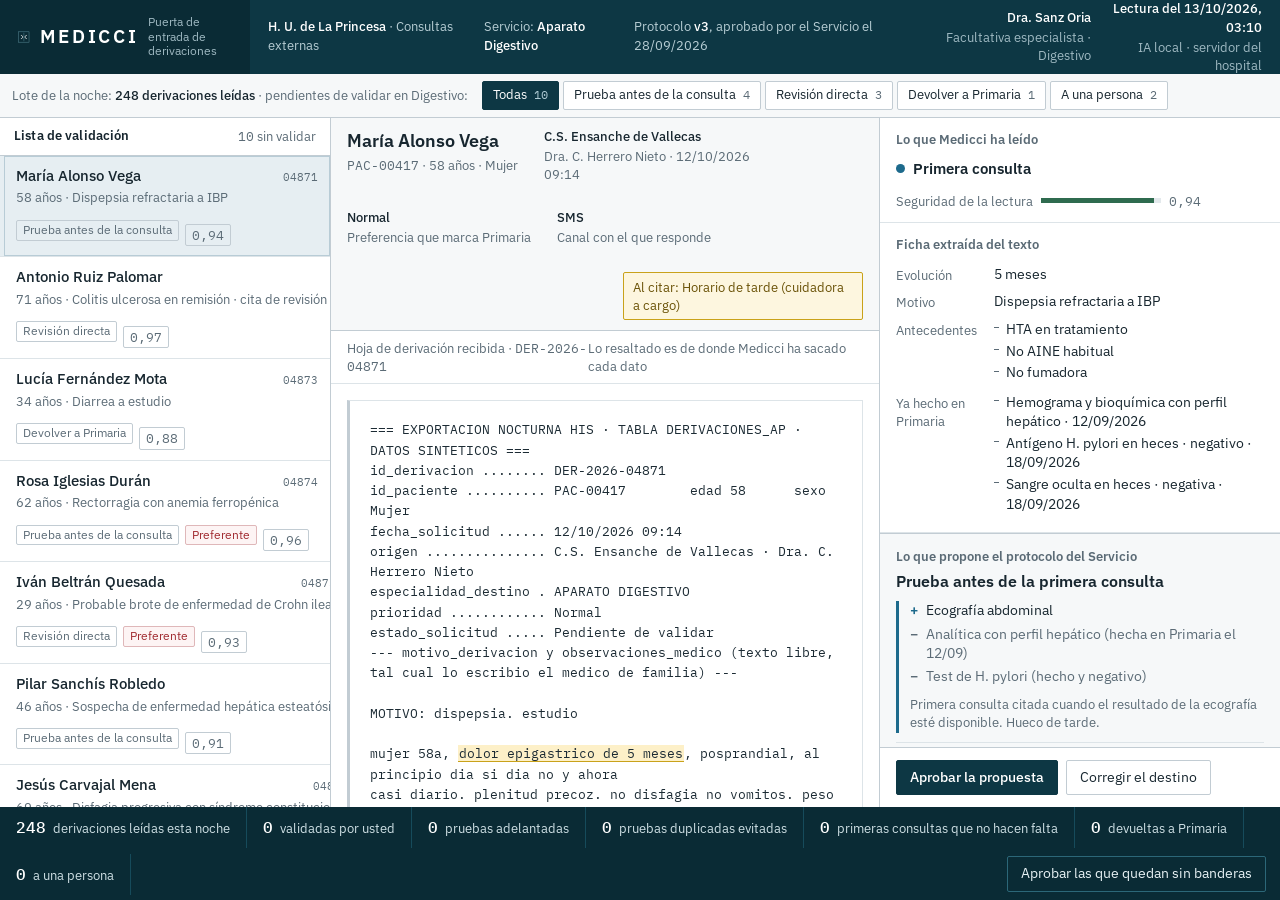
<file: demo/web/index.html>
<!doctype html>
<html lang="es">
<head>
<meta charset="utf-8">
<meta name="viewport" content="width=device-width, initial-scale=1">
<title>Medicci · Validación de derivaciones</title>
<link rel="preconnect" href="https://fonts.googleapis.com">
<link rel="preconnect" href="https://fonts.gstatic.com" crossorigin>
<link href="https://fonts.googleapis.com/css2?family=IBM+Plex+Sans:wght@400;500;600&family=IBM+Plex+Mono:wght@400;500&display=swap" rel="stylesheet">
<style>
:root{
  --papel:#e8ecef;
  --panel:#fff;
  --panel-2:#f6f8f9;
  --linea:#c2ccd3;
  --linea-fina:#dde4e8;
  --tinta:#17262f;
  --tinta-2:#5b6b76;
  --chrome:#0d3744;
  --chrome-2:#0a2b35;
  --foco:#1d6a8c;
  --prueba:#1d6a8c;
  --revision:#2f6b4f;
  --devolver:#8a5b14;
  --persona:#a02a30;
  --marca:#fdf0c8;
  --marca-borde:#c9a21a;
}
*{box-sizing:border-box}
html,body{height:100%}
body{
  margin:0;
  background:var(--papel);
  color:var(--tinta);
  font:15px/1.45 "IBM Plex Sans",system-ui,sans-serif;
  -webkit-font-smoothing:antialiased;
}
.mono{font-family:"IBM Plex Mono",ui-monospace,monospace}
button{font:inherit;color:inherit}
:focus-visible{outline:2px solid var(--foco);outline-offset:2px}

/* ---------- estructura ---------- */
.app{display:grid;grid-template-rows:auto auto 1fr auto;height:100vh}
.cuerpo{display:grid;grid-template-columns:330px minmax(0,1fr) 400px;min-height:0;background:var(--linea);gap:1px}
.col{background:var(--panel);min-height:0;display:flex;flex-direction:column}

/* ---------- barra del hospital ---------- */
.chrome{background:var(--chrome);color:#dfeaee;display:flex;align-items:stretch;gap:0}
.chrome .marca{display:flex;align-items:center;gap:10px;padding:10px 18px;background:var(--chrome-2)}
.chrome .marca b{font-size:19px;letter-spacing:.14em;font-weight:600;color:#fff}
.chrome .marca span{font-size:11.5px;color:#9fb9c2;max-width:13ch;line-height:1.25}
.chrome .sitio{display:flex;align-items:center;gap:22px;padding:0 18px;font-size:13px;color:#b7cdd4}
.chrome .sitio strong{color:#fff;font-weight:500}
.chrome .sesion{margin-left:auto;display:flex;align-items:center;gap:18px;padding:0 18px;font-size:12.5px;color:#9fb9c2;text-align:right}
.chrome .sesion b{display:block;color:#fff;font-weight:500;font-size:13px}

/* ---------- filtros ---------- */
.filtros{background:var(--panel-2);border-bottom:1px solid var(--linea);display:flex;align-items:center;gap:4px;padding:7px 12px;overflow-x:auto}
.filtros .lote{font-size:12.5px;color:var(--tinta-2);margin-right:10px;white-space:nowrap}
.filtros .lote b{color:var(--tinta);font-weight:500}
.f{border:1px solid var(--linea);background:var(--panel);border-radius:2px;padding:4px 10px;font-size:13px;cursor:pointer;white-space:nowrap;display:flex;gap:7px;align-items:baseline}
.f:hover{border-color:var(--foco)}
.f[aria-pressed="true"]{background:var(--chrome);border-color:var(--chrome);color:#fff}
.f .n{font-family:"IBM Plex Mono",monospace;font-size:12px;color:var(--tinta-2)}
.f[aria-pressed="true"] .n{color:#aecad3}

/* ---------- lista de trabajo ---------- */
.cab{padding:9px 14px;border-bottom:1px solid var(--linea);font-size:12.5px;color:var(--tinta-2);display:flex;justify-content:space-between;align-items:center;background:var(--panel)}
.cab h2{margin:0;font-size:13px;font-weight:600;color:var(--tinta);letter-spacing:.01em}
.lista{overflow-y:auto;flex:1;min-height:0}
.item{display:grid;grid-template-columns:4px 1fr;width:100%;border:0;border-bottom:1px solid var(--linea-fina);background:var(--panel);text-align:left;padding:0;cursor:pointer}
.item .barra{background:var(--linea)}
.item.r-prueba .barra{background:var(--prueba)}
.item.r-revision .barra{background:var(--revision)}
.item.r-devolver .barra{background:var(--devolver)}
.item.r-persona .barra{background:var(--persona)}
.item .txt{padding:9px 12px 10px}
.item:hover{background:#f2f6f8}
.item[aria-current="true"]{background:#e6eef2}
.item[aria-current="true"] .txt{box-shadow:inset 0 0 0 1px #b8ccd6}
.item .l1{display:flex;justify-content:space-between;gap:8px;align-items:baseline}
.item .nom{font-weight:500}
.item .id{font-size:11px;color:var(--tinta-2);font-family:"IBM Plex Mono",monospace}
.item .l2{font-size:12.5px;color:var(--tinta-2);margin-top:2px;overflow:hidden;text-overflow:ellipsis;white-space:nowrap}
.item .l3{margin-top:6px;display:flex;gap:6px;align-items:center;flex-wrap:wrap}
.pill{font-size:11.5px;padding:1px 6px;border:1px solid var(--linea);border-radius:2px;color:var(--tinta-2)}
.pill.pref{color:var(--persona);border-color:#dfb7b9;background:#fdf4f4}
.pill.conf{font-family:"IBM Plex Mono",monospace}
.pill.conf.baja{color:var(--persona);border-color:#dfb7b9}
.visto{font-size:11.5px;color:var(--revision);font-weight:500}
.item.hecho .txt{opacity:.55}

/* ---------- cintillo del paciente ---------- */
.cintillo{border-bottom:1px solid var(--linea);background:var(--panel-2);padding:10px 16px;display:flex;gap:26px;align-items:flex-start;flex-wrap:wrap}
.cintillo .quien h1{margin:0;font-size:18px;font-weight:600}
.cintillo .quien .sub{font-size:12.5px;color:var(--tinta-2);margin-top:2px}
.dato{font-size:12.5px;color:var(--tinta-2);max-width:26ch}
.dato b{display:block;color:var(--tinta);font-weight:500;font-size:13px}
.aviso{margin-left:auto;font-size:12.5px;border:1px solid #c9a21a;background:#fdf6df;color:#6a5207;padding:5px 9px;border-radius:2px;max-width:30ch}

/* ---------- documento ---------- */
.doc-cab{display:flex;justify-content:space-between;align-items:center;padding:8px 16px;border-bottom:1px solid var(--linea-fina);font-size:12.5px;color:var(--tinta-2)}
.doc{overflow-y:auto;flex:1;min-height:0;padding:16px 16px 28px}
.doc pre{margin:0 auto;max-width:78ch;white-space:pre-wrap;font-family:"IBM Plex Mono",monospace;font-size:12.5px;line-height:1.62;color:#1c2b34;background:var(--panel);
  border:1px solid var(--linea-fina);border-left:3px solid var(--linea);padding:18px 20px}
.doc mark{background:var(--marca);box-shadow:0 1px 0 var(--marca-borde);color:inherit;padding:0 1px}
.doc mark.on{background:#ffe9a3;box-shadow:0 0 0 1px var(--marca-borde)}

/* ---------- ficha ---------- */
.ficha{overflow-y:auto;flex:1;min-height:0}
.bloque{border-bottom:1px solid var(--linea-fina);padding:12px 16px}
.bloque h3{margin:0 0 8px;font-size:12.5px;font-weight:600;color:var(--tinta-2)}
.campo{display:grid;grid-template-columns:11ch 1fr;gap:10px;padding:4px 6px;margin:0 -6px;border-radius:2px;font-size:13.5px}
.campo:hover,.campo.on{background:#fdf6df}
.campo-libre{padding:2px 6px;margin:0 -6px;border-radius:2px;cursor:default}
.campo-libre:hover,.campo-libre.on{background:#fdf6df}
.campo dt{color:var(--tinta-2);font-size:12.5px;padding-top:1px}
.campo dd{margin:0}
.campo ul{margin:0;padding:0;list-style:none}
.campo li{position:relative;padding-left:12px;margin-bottom:2px}
.campo li::before{content:"";position:absolute;left:0;top:.55em;width:5px;height:1px;background:var(--tinta-2)}
dl{margin:0}
.tipo{display:inline-flex;align-items:center;gap:8px;font-size:15px;font-weight:600}
.tipo i{width:9px;height:9px;border-radius:50%;background:var(--linea);font-style:normal}
.r-prueba .tipo i{background:var(--prueba)} .r-revision .tipo i{background:var(--revision)}
.r-devolver .tipo i{background:var(--devolver)} .r-persona .tipo i{background:var(--persona)}
.alarma{color:var(--persona)}
.falta{color:var(--devolver)}
.conf{display:flex;align-items:center;gap:8px;font-size:12.5px;color:var(--tinta-2);margin-top:10px}
.conf .pista{flex:1;height:5px;background:#e3e9ec;position:relative;max-width:120px}
.conf .pista span{position:absolute;inset:0 auto 0 0;background:var(--revision)}
.conf.baja .pista span{background:var(--persona)}

/* ---------- propuesta ---------- */
.prop{background:var(--panel-2);border-top:1px solid var(--linea);padding:13px 16px}
.prop h3{margin:0 0 6px;font-size:12.5px;font-weight:600;color:var(--tinta-2)}
.prop .que{font-size:15.5px;font-weight:600;line-height:1.3}
.prop .lin{border-left:3px solid var(--linea);padding-left:11px;margin-top:10px}
.r-prueba .prop .lin{border-color:var(--prueba)} .r-revision .prop .lin{border-color:var(--revision)}
.r-devolver .prop .lin{border-color:var(--devolver)} .r-persona .prop .lin{border-color:var(--persona)}
.prop ul{margin:4px 0 0;padding:0;list-style:none;font-size:13.5px}
.prop li{padding-left:16px;position:relative;margin-bottom:3px}
.prop li.si::before{content:"+";position:absolute;left:0;color:var(--prueba);font-weight:600}
.prop li.no::before{content:"−";position:absolute;left:0;color:var(--tinta-2);font-weight:600}
.prop .no span{color:var(--tinta-2)}
.prop .nota{font-size:13px;color:var(--tinta-2);margin-top:9px}
.prop .fuente{font-size:12px;color:var(--tinta-2);margin-top:9px;padding-top:8px;border-top:1px solid var(--linea-fina)}
.acciones{display:flex;gap:8px;padding:12px 16px;border-top:1px solid var(--linea);background:var(--panel);flex-wrap:wrap}
.btn{border:1px solid var(--linea);background:var(--panel);padding:7px 13px;border-radius:2px;cursor:pointer;font-size:13.5px}
.btn:hover{border-color:var(--foco)}
.btn.pri{background:var(--chrome);border-color:var(--chrome);color:#fff;font-weight:500}
.btn.pri:hover{background:#0f4454}
.btn[disabled]{opacity:.45;cursor:default}
.hechoaviso{padding:10px 16px;font-size:13px;color:var(--revision);background:#f1f7f3;border-top:1px solid var(--linea)}
.correccion{padding:0 16px 12px;font-size:13.5px}
.correccion[hidden]{display:none}
.correccion p{margin:0 0 6px;color:var(--tinta-2);font-size:12.5px}

/* ---------- pie ---------- */
.pie{background:var(--chrome-2);color:#cfe0e5;display:flex;align-items:center;gap:0;flex-wrap:wrap}
.pie .c{padding:9px 16px;font-size:12.5px;border-right:1px solid #164b5b;white-space:nowrap}
.pie .c b{font-family:"IBM Plex Mono",monospace;font-size:16px;color:#fff;font-weight:500;margin-right:7px}
.pie .todo{margin-left:auto;padding:8px 14px}
.pie .todo .btn{background:transparent;border-color:#2c6778;color:#e7f1f4}
.pie .todo .btn:hover{background:#13495a}

@media (max-width:1180px){
  .cuerpo{grid-template-columns:260px minmax(0,1fr) 340px}
}
@media (max-width:900px){
  .app{height:auto;grid-template-rows:none}
  .cuerpo{grid-template-columns:1fr}
  .col{max-height:none}
  .lista{max-height:40vh}
  .chrome{flex-wrap:wrap}
  .chrome .sesion{margin-left:0}
}
@media (prefers-reduced-motion:no-preference){
  .item,.btn{transition:background-color .12s ease,border-color .12s ease}
}
</style>
</head>
<body>
<div class="app">

  <header class="chrome">
    <div class="marca">
      <svg width="26" height="26" viewBox="0 0 26 26" aria-hidden="true">
        <rect x="1.5" y="1.5" width="23" height="23" fill="none" stroke="#5f93a1"/>
        <path d="M13 3.5v19" stroke="#5f93a1"/>
        <path d="M6.5 9.5c2.6 0 3.6 1.4 3.6 3.5s-1 3.5-3.6 3.5" fill="none" stroke="#fff" stroke-width="1.6"/>
        <path d="M19.5 9.5c-2.6 0-3.6 1.4-3.6 3.5s1 3.5 3.6 3.5" fill="none" stroke="#fff" stroke-width="1.6"/>
      </svg>
      <b>MEDICCI</b>
      <span>Puerta de entrada de derivaciones</span>
    </div>
    <div class="sitio">
      <span><strong>H. U. de La Princesa</strong> · Consultas externas</span>
      <span>Servicio: <strong>Aparato Digestivo</strong></span>
      <span>Protocolo <strong>v3</strong>, aprobado por el Servicio el 28/09/2026</span>
    </div>
    <div class="sesion">
      <span><b>Dra. Sanz Oria</b>Facultativa especialista · Digestivo</span>
      <span><b>Lectura del 13/10/2026, 03:10</b>IA local · servidor del hospital</span>
    </div>
  </header>

  <nav class="filtros" aria-label="Filtrar la lista por lo que propone Medicci">
    <span class="lote">Lote de la noche: <b>248 derivaciones leídas</b> · pendientes de validar en Digestivo:</span>
    <button class="f" data-filtro="todas" aria-pressed="true">Todas <span class="n" data-cuenta="todas"></span></button>
    <button class="f" data-filtro="prueba" aria-pressed="false">Prueba antes de la consulta <span class="n" data-cuenta="prueba"></span></button>
    <button class="f" data-filtro="revision" aria-pressed="false">Revisión directa <span class="n" data-cuenta="revision"></span></button>
    <button class="f" data-filtro="devolver" aria-pressed="false">Devolver a Primaria <span class="n" data-cuenta="devolver"></span></button>
    <button class="f" data-filtro="persona" aria-pressed="false">A una persona <span class="n" data-cuenta="persona"></span></button>
  </nav>

  <div class="cuerpo">

    <section class="col" aria-label="Derivaciones del lote">
      <div class="cab">
        <h2>Lista de validación</h2>
        <span><span class="mono" id="restantes">0</span> sin validar</span>
      </div>
      <div class="lista" id="lista" role="listbox" aria-label="Derivaciones"></div>
    </section>

    <section class="col" aria-label="Derivación tal como la escribió Primaria">
      <div class="cintillo" id="cintillo"></div>
      <div class="doc-cab">
        <span>Hoja de derivación recibida · <span class="mono" id="doc-id"></span></span>
        <span>Lo resaltado es de donde Medicci ha sacado cada dato</span>
      </div>
      <div class="doc"><pre id="doc"></pre></div>
    </section>

    <section class="col" id="panel" aria-label="Ficha y propuesta">
      <div class="ficha" id="ficha"></div>
      <div id="zona-acciones"></div>
    </section>

  </div>

  <footer class="pie" aria-live="polite">
    <div class="c"><b id="k-leidas">248</b>derivaciones leídas esta noche</div>
    <div class="c"><b id="k-validadas">0</b>validadas por usted</div>
    <div class="c"><b id="k-pruebas">0</b>pruebas adelantadas</div>
    <div class="c"><b id="k-dup">0</b>pruebas duplicadas evitadas</div>
    <div class="c"><b id="k-rev">0</b>primeras consultas que no hacen falta</div>
    <div class="c"><b id="k-dev">0</b>devueltas a Primaria</div>
    <div class="c"><b id="k-per">0</b>a una persona</div>
    <div class="todo"><button class="btn" id="aprobar-resto">Aprobar las que quedan sin banderas</button></div>
  </footer>

</div>

<script src="datos.js"></script>
<script>
const RUTAS = {
  prueba:{nombre:"Prueba antes de la consulta"},
  revision:{nombre:"Revisión directa"},
  devolver:{nombre:"Devolver a Primaria"},
  persona:{nombre:"A una persona"}
};
const esc = s => s.replace(/[&<>"]/g, c => ({"&":"&amp;","<":"&lt;",">":"&gt;",'"':"&quot;"}[c]));
const casos = window.CASOS.map(c => ({...c, estado:"pendiente"}));
let sel = 0, filtro = "todas";

const $ = s => document.querySelector(s);
const visibles = () => casos.filter(c => filtro === "todas" || c.propuesta.ruta === filtro);

/* ---------- lista ---------- */
function pintaLista(){
  const l = $("#lista");
  l.innerHTML = "";
  visibles().forEach(c => {
    const i = casos.indexOf(c);
    const b = document.createElement("button");
    b.className = `item r-${c.propuesta.ruta}` + (c.estado !== "pendiente" ? " hecho" : "");
    b.setAttribute("role","option");
    b.setAttribute("aria-current", i === sel ? "true" : "false");
    const baja = c.ficha.confianza < 0.75;
    b.innerHTML = `<span class="barra"></span><span class="txt">
      <span class="l1"><span class="nom">${esc(c.paciente.nombre)}</span><span class="id">${c.id.slice(-5)}</span></span>
      <span class="l2">${c.paciente.edad} años · ${esc(c.ficha.motivo)}</span>
      <span class="l3">
        <span class="pill">${RUTAS[c.propuesta.ruta].nombre}</span>
        ${c.prioridad_ap === "Preferente" ? '<span class="pill pref">Preferente</span>' : ""}
        <span class="pill conf${baja ? " baja" : ""}">${c.ficha.confianza.toFixed(2).replace(".",",")}</span>
        ${c.estado === "validado" ? '<span class="visto">Validada</span>' : ""}
        ${c.estado === "corregido" ? '<span class="visto">Corregida</span>' : ""}
      </span></span>`;
    b.onclick = () => { sel = i; pinta(); };
    l.appendChild(b);
  });
  $("#restantes").textContent = casos.filter(c => c.estado === "pendiente").length;
  document.querySelectorAll("[data-cuenta]").forEach(el => {
    const f = el.dataset.cuenta;
    el.textContent = f === "todas" ? casos.length : casos.filter(c => c.propuesta.ruta === f).length;
  });
}

/* ---------- documento con la procedencia resaltada ---------- */
function pintaDoc(c){
  let html = esc(c.texto);
  Object.entries(c.evidencia).forEach(([campo, frag]) => {
    const e = esc(frag);
    const p = html.indexOf(e);
    if (p < 0) return;
    html = html.slice(0,p) + `<mark data-campo="${campo}">` + e + "</mark>" + html.slice(p + e.length);
  });
  $("#doc").innerHTML = html;
  $("#doc-id").textContent = c.id;
}

/* ---------- cintillo ---------- */
function pintaCintillo(c){
  const p = c.paciente;
  $("#cintillo").innerHTML = `
    <div class="quien">
      <h1>${esc(p.nombre)}</h1>
      <div class="sub"><span class="mono">${p.nhc}</span> · ${p.edad} años · ${p.sexo}</div>
    </div>
    <div class="dato"><b>${esc(c.centro)}</b>${esc(c.medico)} · ${c.fecha}</div>
    <div class="dato"><b>${c.prioridad_ap}</b>Preferencia que marca Primaria</div>
    <div class="dato"><b>${esc(p.contacto)}</b>Canal con el que responde</div>
    ${p.acc && p.acc !== "—" ? `<div class="aviso">Al citar: ${esc(p.acc)}</div>` : ""}`;
}

/* ---------- ficha ---------- */
function lista(items, clase){
  return `<ul>${items.map(x => `<li class="${clase||""}">${esc(x)}</li>`).join("")}</ul>`;
}
function pintaFicha(c){
  const f = c.ficha, baja = f.confianza < 0.75;
  const campos = [
    ["evolucion","Evolución", esc(f.evolucion)],
    ["motivo","Motivo", esc(f.motivo)],
    ["antecedentes","Antecedentes", f.antecedentes.length ? lista(f.antecedentes) : "<span style='color:var(--tinta-2)'>No constan</span>"],
    ["pruebas_ap","Ya hecho en Primaria", f.pruebas_ap.length ? lista(f.pruebas_ap) : "<span style='color:var(--tinta-2)'>Nada</span>"],
  ];
  if (f.banderas.length) campos.push(["banderas","Datos de alarma", `<span class="alarma">${lista(f.banderas)}</span>`]);
  if (f.faltan.length) campos.push(["faltan","Falta en la hoja", `<span class="falta">${lista(f.faltan)}</span>`]);

  $("#panel").className = `col r-${c.propuesta.ruta}`;
  $("#ficha").innerHTML = `
    <div class="bloque">
      <h3>Lo que Medicci ha leído</h3>
      <div class="tipo campo-libre" data-campo="tipo"><i></i>${esc(f.tipo)}</div>
      <div class="conf${baja ? " baja" : ""}">
        <span>Seguridad de la lectura</span>
        <span class="pista"><span style="width:${Math.round(f.confianza*100)}%"></span></span>
        <span class="mono">${f.confianza.toFixed(2).replace(".",",")}</span>
        ${baja ? "<span>por debajo del umbral del Servicio (0,75)</span>" : ""}
      </div>
    </div>
    <div class="bloque">
      <h3>Ficha extraída del texto</h3>
      <dl>${campos.map(([k,t,v]) => `<div class="campo" data-campo="${k}"><dt>${t}</dt><dd>${v}</dd></div>`).join("")}</dl>
    </div>
    <div class="prop">
      <h3>Lo que propone el protocolo del Servicio</h3>
      <div class="que">${esc(c.propuesta.etiqueta)}</div>
      <div class="lin">
        ${c.propuesta.pruebas.length ? `<ul>${c.propuesta.pruebas.map(x => `<li class="si">${esc(x)}</li>`).join("")}</ul>` : ""}
        ${c.propuesta.evita.length ? `<ul>${c.propuesta.evita.map(x => `<li class="no"><span>${esc(x)}</span></li>`).join("")}</ul>` : ""}
        <div class="nota">${esc(c.propuesta.nota)}</div>
      </div>
      <div class="fuente">${esc(c.propuesta.protocolo)}</div>
    </div>`;

  // la ficha y el texto se señalan entre sí
  document.querySelectorAll(".campo, .campo-libre").forEach(el => {
    const m = () => document.querySelector(`#doc mark[data-campo="${el.dataset.campo}"]`);
    const on = v => { el.classList.toggle("on", v); const x = m(); if (x){ x.classList.toggle("on", v); if (v) x.scrollIntoView({block:"nearest"}); } };
    el.addEventListener("mouseenter", () => on(true));
    el.addEventListener("mouseleave", () => on(false));
    el.tabIndex = 0;
    el.addEventListener("focus", () => on(true));
    el.addEventListener("blur", () => on(false));
  });
}

/* ---------- acciones ---------- */
function pintaAcciones(c){
  const z = $("#zona-acciones");
  if (c.estado !== "pendiente"){
    z.innerHTML = `<div class="hechoaviso">${c.estado === "validado" ? "Validada" : "Corregida"} por la Dra. Sanz Oria. La petición queda firmada y admisión ya puede citar.</div>`;
    return;
  }
  const otras = Object.keys(RUTAS).filter(r => r !== c.propuesta.ruta);
  z.innerHTML = `
    <div class="acciones">
      <button class="btn pri" id="ok">Aprobar la propuesta</button>
      <button class="btn" id="corr">Corregir el destino</button>
    </div>
    <div class="correccion" id="caja-corr" hidden>
      <p>Lo que elija aquí entra en el informe del piloto como corrección del lector.</p>
      ${otras.map(r => `<button class="btn" data-ruta="${r}">${RUTAS[r].nombre}</button>`).join(" ")}
    </div>`;
  $("#ok").onclick = () => { c.estado = "validado"; avanzar(); };
  $("#corr").onclick = () => { const k = $("#caja-corr"); k.hidden = !k.hidden; };
  z.querySelectorAll("[data-ruta]").forEach(b => b.onclick = () => {
    c.propuesta.ruta = b.dataset.ruta;
    c.propuesta.etiqueta = RUTAS[b.dataset.ruta].nombre + " (corregido por la facultativa)";
    c.estado = "corregido";
    avanzar();
  });
}

function avanzar(){
  const v = visibles();
  const sig = v.find(c => c.estado === "pendiente" && casos.indexOf(c) !== sel);
  if (sig) sel = casos.indexOf(sig);
  pinta();
}

/* ---------- contadores ---------- */
function pintaContadores(){
  const hechos = casos.filter(c => c.estado !== "pendiente");
  const n = r => hechos.filter(c => c.propuesta.ruta === r).length;
  $("#k-validadas").textContent = hechos.length;
  $("#k-pruebas").textContent = hechos.reduce((a,c) => a + (c.propuesta.ruta === "prueba" ? c.propuesta.pruebas.length : 0), 0);
  $("#k-dup").textContent = hechos.reduce((a,c) => a + c.propuesta.evita.filter(e => /hech|negativ|2021/i.test(e)).length, 0);
  $("#k-rev").textContent = n("revision");
  $("#k-dev").textContent = n("devolver");
  $("#k-per").textContent = n("persona");
}

function pinta(){
  const c = casos[sel];
  pintaLista(); pintaCintillo(c); pintaDoc(c); pintaFicha(c); pintaAcciones(c); pintaContadores();
}

/* filtros */
document.querySelectorAll(".f").forEach(b => b.onclick = () => {
  filtro = b.dataset.filtro;
  document.querySelectorAll(".f").forEach(x => x.setAttribute("aria-pressed", String(x === b)));
  const v = visibles();
  if (v.length && !v.includes(casos[sel])) sel = casos.indexOf(v[0]);
  pinta();
});

/* aprobar en bloque lo que no tiene banderas ni poca confianza */
$("#aprobar-resto").onclick = () => {
  visibles().forEach(c => {
    if (c.estado === "pendiente" && !c.ficha.banderas.length && c.ficha.confianza >= 0.75) c.estado = "validado";
  });
  pinta();
};

/* teclado: j/k para moverse, a para aprobar */
document.addEventListener("keydown", e => {
  if (e.target.matches("input,textarea")) return;
  const v = visibles(), i = v.indexOf(casos[sel]);
  if (e.key === "j" && i < v.length - 1){ sel = casos.indexOf(v[i+1]); pinta(); }
  if (e.key === "k" && i > 0){ sel = casos.indexOf(v[i-1]); pinta(); }
  if (e.key === "a" && casos[sel].estado === "pendiente"){ casos[sel].estado = "validado"; avanzar(); }
});

pinta();
</script>
</body>
</html>
</file>
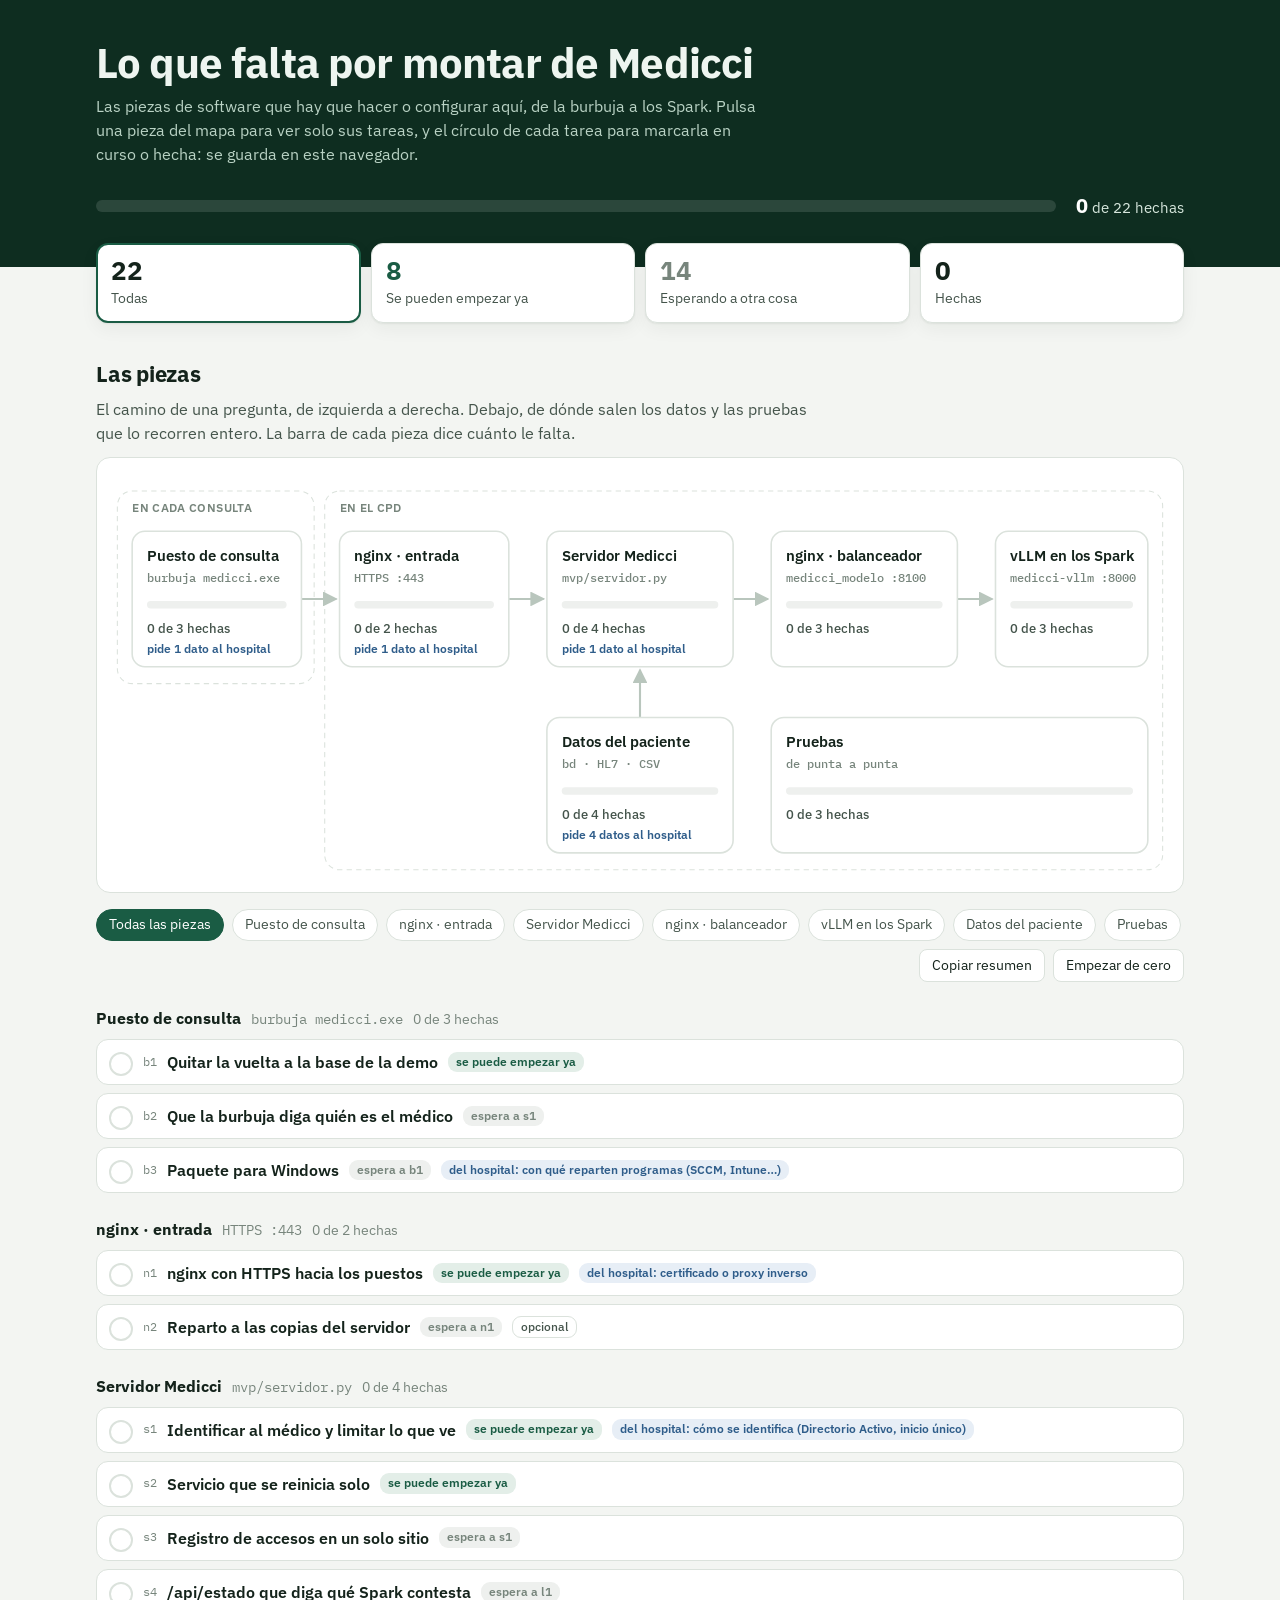
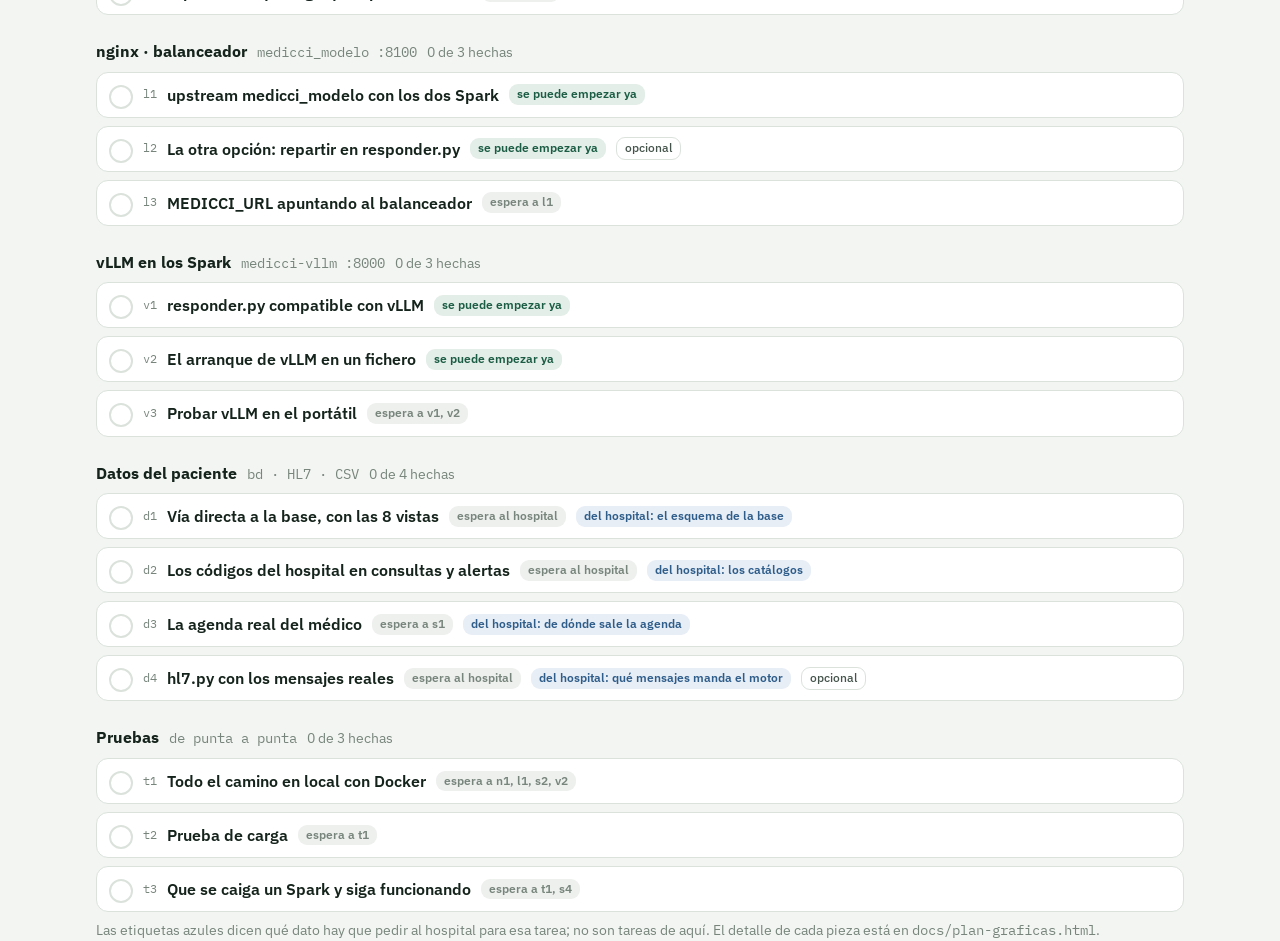
<file: docs/pendiente.html>
<!doctype html>
<html lang="es">
<head>
<meta charset="utf-8">
<meta name="viewport" content="width=device-width, initial-scale=1">
<title>Medicci: lo que falta</title>
<link rel="preconnect" href="https://fonts.googleapis.com">
<link rel="preconnect" href="https://fonts.gstatic.com" crossorigin>
<link href="https://fonts.googleapis.com/css2?family=IBM+Plex+Mono:wght@400;500&family=IBM+Plex+Sans:wght@400;500;600;700&display=swap" rel="stylesheet">
<style>
:root {
  --papel: #f3f5f2;
  --hoja: #ffffff;
  --tinta: #14231b;
  --tinta-2: #44544b;
  --tenue: #77857c;
  --linea: #dbe2dc;
  --verde: #1a5c44;
  --verde-osc: #0e2d20;
  --verde-claro: #e3eee8;
  --oro: #b8861a;
  --oro-claro: #fbf1d8;
  --gris-claro: #eef0ee;
  --azul-claro: #e7eef6;
  --azul: #2f5d8a;
  color-scheme: light;
}
* { box-sizing: border-box; }
body {
  margin: 0; background: var(--papel); color: var(--tinta);
  font: 400 15.5px/1.55 "IBM Plex Sans", system-ui, -apple-system, "Segoe UI", sans-serif;
}
.mono, code { font-family: "IBM Plex Mono", ui-monospace, Consolas, monospace; }
.marco { max-width: 1120px; margin: 0 auto; padding: 0 16px; }
button { font: inherit; color: inherit; }
button:focus-visible, [tabindex]:focus-visible { outline: 2px solid var(--verde); outline-offset: 2px; }

header { background: var(--verde-osc); color: #eef5f0; padding: 40px 0 46px; }
h1 { margin: 0 0 8px; font-size: clamp(28px, 4.4vw, 42px); line-height: 1.1; letter-spacing: -0.02em; }
header p { margin: 0; color: #b9d2c4; max-width: 66ch; }
.avance { margin-top: 24px; display: grid; grid-template-columns: 1fr auto; gap: 8px 20px; align-items: center; }
.barra { height: 12px; border-radius: 6px; background: rgba(255,255,255,.12); overflow: hidden; display: flex; }
.barra i { display: block; height: 100%; transition: width .35s ease; }
.barra .h { background: #5fb58f; }
.barra .c { background: #e2b44a; }
.avance .num { font-size: 15px; color: #d7e7dd; white-space: nowrap; }
.avance .num b { font-size: 20px; color: #fff; }

.contadores { display: grid; grid-template-columns: repeat(4, minmax(0, 1fr)); gap: 10px; margin: -24px 0 0; position: relative; }
@media (max-width: 720px) { .contadores { grid-template-columns: repeat(2, minmax(0, 1fr)); } }
.contador {
  background: var(--hoja); border: 1px solid var(--linea); border-radius: 12px; padding: 12px 14px;
  text-align: left; cursor: pointer; box-shadow: 0 1px 2px rgba(10,30,20,.06), 0 6px 18px rgba(10,30,20,.05);
}
.contador b { display: block; font-size: 26px; line-height: 1.1; }
.contador span { font-size: 14px; color: var(--tinta-2); }
.contador[aria-pressed="true"] { border: 2px solid var(--verde); padding: 11px 13px; }
.contador.ya b { color: var(--verde); }
.contador.bloq b { color: var(--tenue); }

h2 { font-size: 22px; margin: 34px 0 6px; letter-spacing: -0.01em; }
.sub { color: var(--tinta-2); margin: 0 0 12px; max-width: 74ch; }

/* el mapa del sistema */
.mapa { background: var(--hoja); border: 1px solid var(--linea); border-radius: 14px; padding: 14px; overflow-x: auto; }
.mapa svg { display: block; width: 100%; min-width: 940px; height: auto; }
.pieza { cursor: pointer; }
.pieza .fondo { fill: #fff; stroke: var(--linea); stroke-width: 1.5; transition: stroke .2s, fill .2s; }
.pieza.parte .fondo { stroke: var(--oro); }
.pieza.completa .fondo { fill: var(--verde-claro); stroke: var(--verde); }
.pieza.elegida .fondo { stroke: var(--oro); stroke-width: 3.5; }
.pieza:hover .fondo { stroke: var(--verde); }
.pieza .nom { font: 600 14.5px "IBM Plex Sans", sans-serif; fill: var(--tinta); }
.pieza .det { font: 500 11.5px "IBM Plex Mono", monospace; fill: var(--tenue); }
.pieza .cuenta { font: 500 12.5px "IBM Plex Sans", sans-serif; fill: var(--tinta-2); }
.pieza .pista { fill: var(--gris-claro); }
.pieza .lleno { fill: var(--verde); transition: width .35s ease; }
.pieza .encurso { fill: #e2b44a; transition: width .35s ease; }
.pieza .hosp { font: 600 11px "IBM Plex Sans", sans-serif; fill: var(--azul); }
.flecha { stroke: #b9c6bd; stroke-width: 2; fill: none; }
.zona { fill: none; stroke: var(--linea); stroke-dasharray: 5 4; }
.zona-t { font: 600 11.5px "IBM Plex Sans", sans-serif; fill: var(--tenue); letter-spacing: .03em; }

.filtros { display: flex; flex-wrap: wrap; gap: 8px; align-items: center; margin: 16px 0 6px; }
.chip { border: 1px solid var(--linea); background: var(--hoja); border-radius: 16px; padding: 4px 12px; font-size: 14px; cursor: pointer; color: var(--tinta-2); }
.chip[aria-pressed="true"] { background: var(--verde); border-color: var(--verde); color: #fff; }
.filtros .der { margin-left: auto; display: flex; gap: 8px; }
.accion { border: 1px solid var(--linea); background: var(--hoja); border-radius: 8px; padding: 5px 12px; font-size: 14px; cursor: pointer; }
.accion:hover { border-color: var(--verde); }

/* lista */
.grupo { margin-top: 24px; }
.grupo h3 { font-size: 16px; margin: 0 0 8px; display: flex; align-items: baseline; gap: 10px; flex-wrap: wrap; }
.grupo h3 small { font-weight: 400; color: var(--tenue); font-size: 13.5px; }
.tarjeta {
  background: var(--hoja); border: 1px solid var(--linea); border-radius: 12px; margin-bottom: 8px;
  display: grid; grid-template-columns: 40px 1fr; transition: border-color .2s, box-shadow .2s;
}
.tarjeta.elegida { border-color: var(--oro); box-shadow: 0 0 0 3px var(--oro-claro); }
.tarjeta.hecho { background: #f7fbf8; }
.tarjeta.hecho .titulo { color: var(--tenue); text-decoration: line-through; text-decoration-color: #9fcbb5; }
.estado {
  margin: 12px 0 0 12px; width: 24px; height: 24px; border-radius: 50%; border: 2px solid var(--linea);
  background: #fff; cursor: pointer; display: grid; place-items: center; padding: 0;
}
.estado svg { width: 14px; height: 14px; }
.estado.curso { border-color: var(--oro); background: var(--oro-claro); }
.estado.hecho { border-color: var(--verde); background: var(--verde); }
.cuerpo { padding: 10px 14px 10px 6px; min-width: 0; }
.fila { display: flex; flex-wrap: wrap; gap: 6px 10px; align-items: center; }
.titulo { font-weight: 600; cursor: pointer; background: none; border: 0; padding: 0; text-align: left; font-size: 15.5px; }
.titulo:hover { color: var(--verde); }
.marca { font-size: 12px; font-weight: 600; padding: 1px 8px; border-radius: 9px; background: var(--gris-claro); color: var(--tinta-2); white-space: nowrap; }
.marca.ya { background: var(--verde-claro); color: var(--verde); }
.marca.bloq { color: var(--tenue); }
.marca.hosp { background: var(--azul-claro); color: var(--azul); }
.marca.opc { background: #fff; border: 1px solid var(--linea); font-weight: 500; }
.idt { font-size: 12px; color: var(--tenue); }
.detalle { display: none; margin-top: 8px; color: var(--tinta-2); font-size: 14.5px; }
.tarjeta.abierta .detalle { display: block; }
.detalle p { margin: 0 0 8px; max-width: 78ch; }
.linea-d { display: flex; flex-wrap: wrap; gap: 6px; align-items: center; margin: 6px 0; }
.linea-d > span:first-child { font-size: 13px; color: var(--tenue); min-width: 92px; }
.ref { border: 1px solid var(--linea); background: #fff; border-radius: 8px; padding: 1px 8px; font-size: 13px; cursor: pointer; }
.ref.ok { border-color: #9fcbb5; color: var(--verde); }
.ref:hover { border-color: var(--oro); }
.archivo { font: 500 12.5px "IBM Plex Mono", monospace; background: var(--verde-claro); color: var(--verde); padding: 1px 7px; border-radius: 5px; }
.vacio { color: var(--tenue); padding: 18px; text-align: center; background: var(--hoja); border: 1px dashed var(--linea); border-radius: 12px; }
footer { color: var(--tenue); font-size: 13.5px; padding: 36px 0 56px; }
.aviso-copia { position: fixed; bottom: 18px; left: 50%; transform: translateX(-50%); background: var(--verde-osc); color: #fff; padding: 8px 16px; border-radius: 8px; font-size: 14px; opacity: 0; transition: opacity .25s; pointer-events: none; }
.aviso-copia.ver { opacity: 1; }
@media (prefers-reduced-motion: reduce) { * { transition: none !important; } }
</style>
</head>
<body>

<header>
  <div class="marco">
    <h1>Lo que falta por montar de Medicci</h1>
    <p>Las piezas de software que hay que hacer o configurar aquí, de la burbuja a los Spark.
       Pulsa una pieza del mapa para ver solo sus tareas, y el círculo de cada tarea para
       marcarla en curso o hecha: se guarda en este navegador.</p>
    <div class="avance">
      <div class="barra" aria-hidden="true"><i class="h" id="b-h"></i><i class="c" id="b-c"></i></div>
      <div class="num"><b id="n-hecho">0</b> de <span id="n-total">0</span> hechas</div>
    </div>
  </div>
</header>

<main class="marco">
  <div class="contadores" role="group" aria-label="Filtrar por situación">
    <button class="contador" data-vista="todo" aria-pressed="true"><b id="k-todo">0</b><span>Todas</span></button>
    <button class="contador ya" data-vista="ya" aria-pressed="false"><b id="k-ya">0</b><span>Se pueden empezar ya</span></button>
    <button class="contador bloq" data-vista="bloq" aria-pressed="false"><b id="k-bloq">0</b><span>Esperando a otra cosa</span></button>
    <button class="contador" data-vista="hecho" aria-pressed="false"><b id="k-hecho">0</b><span>Hechas</span></button>
  </div>

  <h2>Las piezas</h2>
  <p class="sub">El camino de una pregunta, de izquierda a derecha. Debajo, de dónde salen los
     datos y las pruebas que lo recorren entero. La barra de cada pieza dice cuánto le falta.</p>
  <div class="mapa"><svg id="mapa" viewBox="0 0 1000 384" role="group" aria-label="Piezas del sistema"></svg></div>

  <div class="filtros" role="group" aria-label="Filtrar por pieza">
    <span id="chips"></span>
    <div class="der">
      <button class="accion" id="copiar">Copiar resumen</button>
      <button class="accion" id="reiniciar">Empezar de cero</button>
    </div>
  </div>

  <div id="lista"></div>
</main>

<footer class="marco">
  Las etiquetas azules dicen qué dato hay que pedir al hospital para esa tarea; no son tareas de
  aquí. El detalle de cada pieza está en <code>docs/plan-graficas.html</code>.
</footer>
<div class="aviso-copia" id="aviso" role="status">Resumen copiado</div>

<script>
(function () {
  "use strict";

  var PIEZAS = [
    { id: "puesto", nombre: "Puesto de consulta", det: "burbuja medicci.exe", x: 20, y: 56, w: 160 },
    { id: "entrada", nombre: "nginx · entrada", det: "HTTPS :443", x: 216, y: 56, w: 160 },
    { id: "servidor", nombre: "Servidor Medicci", det: "mvp/servidor.py", x: 412, y: 56, w: 176 },
    { id: "balanceador", nombre: "nginx · balanceador", det: "medicci_modelo :8100", x: 624, y: 56, w: 176 },
    { id: "modelo", nombre: "vLLM en los Spark", det: "medicci-vllm :8000", x: 836, y: 56, w: 144 },
    { id: "datos", nombre: "Datos del paciente", det: "bd · HL7 · CSV", x: 412, y: 232, w: 176 },
    { id: "pruebas", nombre: "Pruebas", det: "de punta a punta", x: 624, y: 232, w: 356 }
  ];

  // hosp: lo que hay que pedir al hospital · bloquea: si sin eso no se puede empezar
  var TAREAS = [
    { id: "b1", pieza: "puesto", titulo: "Quitar la vuelta a la base de la demo",
      porque: "Sin servidor, la burbuja enseña los dos pacientes inventados. Tiene que decir «sin conexión con Medicci». Como mucho, dejar la demo detrás de una opción.",
      archivos: ["medicci-rs/src/main.rs"], espera: [] },
    { id: "b2", pieza: "puesto", titulo: "Que la burbuja diga quién es el médico",
      porque: "Mandar en cada llamada la credencial que pida el servidor (s1). Para empezar, una clave por puesto en medicci.conf.",
      archivos: ["medicci-rs/src/servidor.rs"], espera: ["s1"] },
    { id: "b3", pieza: "puesto", titulo: "Paquete para Windows",
      porque: "medicci.exe firmado, su medicci.conf al lado (MEDICCI_SERVIDOR=https://medicci.hospital.local) y arranque automático al iniciar sesión. Una receta de just que lo deje listo en una carpeta.",
      archivos: ["justfile", "medicci-rs/"], espera: ["b1"], hosp: "con qué reparten programas (SCCM, Intune…)" },

    { id: "n1", pieza: "entrada", titulo: "nginx con HTTPS hacia los puestos",
      porque: "Bloque server :443 con server_name medicci.hospital.local y el certificado. Aquí se prueba con uno autofirmado; en el hospital, su certificado. Si el hospital ya tiene proxy inverso, esta pieza la pone el suyo.",
      archivos: ["despliegue/nginx/medicci.conf"], espera: [], hosp: "certificado o proxy inverso" },
    { id: "n2", pieza: "entrada", titulo: "Reparto a las copias del servidor",
      porque: "upstream medicci_servidor con ip_hash: el mismo PC va siempre a la misma copia, porque la sesión vive en su memoria. Con una sola copia no hace falta.",
      archivos: ["despliegue/nginx/medicci.conf"], espera: ["n1"], opcional: true },

    { id: "s1", pieza: "servidor", titulo: "Identificar al médico y limitar lo que ve",
      porque: "Hoy cualquiera que llame a /api/sesion con un NHC ve ese paciente. Comprobar quién pregunta en cada llamada, dejarle abrir solo sus pacientes y apuntar el médico en el registro.",
      archivos: ["mvp/servidor.py", "mvp/config.py"], espera: [], hosp: "cómo se identifica (Directorio Activo, inicio único)" },
    { id: "s2", pieza: "servidor", titulo: "Servicio que se reinicia solo",
      porque: "Una unidad de systemd (o el compose con restart) para que arranque con la máquina y vuelva si se cae.",
      archivos: ["despliegue/medicci.service"], espera: [] },
    { id: "s3", pieza: "servidor", titulo: "Registro de accesos en un solo sitio",
      porque: "Cada copia escribe hoy su mvp/resultados/registro.jsonl. Mandarlo a syslog o a una tabla común, con el médico de s1.",
      archivos: ["mvp/servidor.py"], espera: ["s1"] },
    { id: "s4", pieza: "servidor", titulo: "/api/estado que diga qué Spark contesta",
      porque: "Hoy dice si el modelo responde. Con dos, que diga cuál está vivo, para verlo de un vistazo y para avisar si cae uno.",
      archivos: ["mvp/servidor.py"], espera: ["l1"] },

    { id: "l1", pieza: "balanceador", titulo: "upstream medicci_modelo con los dos Spark",
      porque: "least_conn, max_fails y proxy_next_upstream … non_idempotent: si un Spark no contesta, la misma pregunta va al otro. Escucha solo en 127.0.0.1:8100.",
      archivos: ["despliegue/nginx/medicci.conf"], espera: [] },
    { id: "l2", pieza: "balanceador", titulo: "La otra opción: repartir en responder.py",
      porque: "Si no se quiere nginx: que MEDICCI_URL acepte dos direcciones separadas por coma y pruebe la siguiente si una falla. Hacer esta o l1, no las dos.",
      archivos: ["mvp/responder.py", "medicci.conf.ejemplo"], espera: [], opcional: true },
    { id: "l3", pieza: "balanceador", titulo: "MEDICCI_URL apuntando al balanceador",
      porque: "En el medicci.conf del servidor: MEDICCI_URL=http://localhost:8100/v1. Y dejarlo en el ejemplo, comentado.",
      archivos: ["medicci.conf.ejemplo"], espera: ["l1"] },

    { id: "v1", pieza: "modelo", titulo: "responder.py compatible con vLLM",
      porque: "Apagar el razonamiento de Qwen3 como lo entiende vLLM: chat_template_kwargs {\"enable_thinking\": false}. Sin romper Ollama, que sigue en el portátil.",
      archivos: ["mvp/responder.py"], espera: [] },
    { id: "v2", pieza: "modelo", titulo: "El arranque de vLLM en un fichero",
      porque: "Un compose medicci-vllm con --served-model-name qwen3:8b, --api-key, --max-model-len 8192 y restart: unless-stopped. El mismo en los dos Spark.",
      archivos: ["despliegue/vllm/docker-compose.yml"], espera: [] },
    { id: "v3", pieza: "modelo", titulo: "Probar vLLM en el portátil",
      porque: "Con la RTX de 8 GB y el mismo fichero de v2: que prueba_acierto.py dé lo mismo que con Ollama (29/30, ninguna fuente inventada).",
      archivos: ["mvp/prueba_acierto.py"], espera: ["v1", "v2"] },

    { id: "d1", pieza: "datos", titulo: "Vía directa a la base, con las 8 vistas",
      porque: "MEDICCI_DATOS=bd: conectarse a la base del hospital y traducir sus tablas a las 8 de Medicci. Consultar solo al paciente que se abre y usar un grupo de conexiones.",
      archivos: ["analisis/datos.py", "mvp/servidor.py", "mvp/paciente.py"], espera: [], hosp: "el esquema de la base", bloquea: true },
    { id: "d2", pieza: "datos", titulo: "Los códigos del hospital en consultas y alertas",
      porque: "ESPECIALIDADES, TIPO_VISITA y los valores de las reglas (NO_REALIZADA, PROGRAMADA, FALLIDO…).",
      archivos: ["mvp/paciente.py", "mvp/alertas.py"], espera: [], hosp: "los catálogos", bloquea: true },
    { id: "d3", pieza: "datos", titulo: "La agenda real del médico",
      porque: "elegir_agenda() monta una de demo al azar. Leer la del médico que ha entrado.",
      archivos: ["mvp/agenda.py"], espera: ["s1"], hosp: "de dónde sale la agenda", bloquea: true },
    { id: "d4", pieza: "datos", titulo: "hl7.py con los mensajes reales",
      porque: "Solo si se va por HL7: cuadrar aplicar() con los tipos de mensaje y campos del motor de integración.",
      archivos: ["mvp/hl7.py"], espera: [], hosp: "qué mensajes manda el motor", bloquea: true, opcional: true },

    { id: "t1", pieza: "pruebas", titulo: "Todo el camino en local con Docker",
      porque: "Un compose que levante nginx (con certificado autofirmado), el servidor y vLLM, y que la burbuja pregunte por https://medicci.hospital.local. Es el ensayo del hospital en un portátil.",
      archivos: ["despliegue/docker-compose.yml"], espera: ["n1", "l1", "s2", "v2"] },
    { id: "t2", pieza: "pruebas", titulo: "Prueba de carga",
      porque: "vllm bench serve contra el balanceador, con preguntas del tamaño de las de Medicci y 10, 20 y 40 a la vez. En el portátil da una primera cifra; en los Spark, la de verdad.",
      archivos: [], espera: ["t1"] },
    { id: "t3", pieza: "pruebas", titulo: "Que se caiga un Spark y siga funcionando",
      porque: "Parar un vLLM a mitad de una pregunta y comprobar que contesta el otro y que /api/estado lo dice.",
      archivos: [], espera: ["t1", "s4"] }
  ];

  var POR_ID = {}, POR_PIEZA = {};
  TAREAS.forEach(function (t) { POR_ID[t.id] = t; t.desbloquea = []; });
  TAREAS.forEach(function (t) { t.espera.forEach(function (e) { POR_ID[e].desbloquea.push(t.id); }); });
  PIEZAS.forEach(function (p) { POR_PIEZA[p.id] = p; });

  var CLAVE = "medicci-pendiente-v2";
  var estado = {};
  try { estado = JSON.parse(localStorage.getItem(CLAVE) || "{}") || {}; } catch (e) { estado = {}; }
  function guarda() { try { localStorage.setItem(CLAVE, JSON.stringify(estado)); } catch (e) {} }
  function est(id) { return estado[id] || "pendiente"; }
  function faltan(t) { return t.espera.filter(function (e) { return est(e) !== "hecho"; }); }
  function situacion(t) {
    var s = est(t.id);
    if (s === "hecho") return "hecho";
    if (faltan(t).length || t.bloquea) return "bloq";
    return s === "curso" ? "curso" : "ya";
  }

  var filtro = { vista: "todo", pieza: "todo" };
  var abierta = null;

  // ---------- chips de pieza ----------
  var chips = document.getElementById("chips");
  chips.style.display = "contents";
  [{ id: "todo", nombre: "Todas las piezas" }].concat(PIEZAS).forEach(function (p) {
    var b = document.createElement("button");
    b.className = "chip"; b.dataset.pieza = p.id; b.textContent = p.nombre;
    b.setAttribute("aria-pressed", p.id === "todo" ? "true" : "false");
    chips.appendChild(b);
  });

  // ---------- el mapa ----------
  var NS = "http://www.w3.org/2000/svg";
  var svg = document.getElementById("mapa");
  var ALTO = 128;
  function el(nombre, attrs, padre) {
    var n = document.createElementNS(NS, nombre);
    for (var k in attrs) n.setAttribute(k, attrs[k]);
    (padre || svg).appendChild(n);
    return n;
  }

  function dibujaMapa() {
    while (svg.firstChild) svg.removeChild(svg.firstChild);
    var defs = el("defs", {});
    var m = el("marker", { id: "pf", viewBox: "0 0 10 10", refX: 9, refY: 5, markerWidth: 7, markerHeight: 7, orient: "auto" }, defs);
    el("path", { d: "M0,0 L10,5 L0,10 z", fill: "#b9c6bd" }, m);

    el("rect", { x: 6, y: 18, width: 186, height: 182, rx: 14, class: "zona" });
    el("text", { x: 20, y: 38, class: "zona-t" }).textContent = "EN CADA CONSULTA";
    el("rect", { x: 202, y: 18, width: 792, height: 358, rx: 14, class: "zona" });
    el("text", { x: 216, y: 38, class: "zona-t" }).textContent = "EN EL CPD";

    // flechas del camino
    for (var i = 0; i < 4; i++) {
      var a = PIEZAS[i], b = PIEZAS[i + 1];
      el("path", { d: "M" + (a.x + a.w) + " " + (a.y + ALTO / 2) + " L" + (b.x - 3) + " " + (b.y + ALTO / 2), class: "flecha", "marker-end": "url(#pf)" });
    }
    var srv = POR_PIEZA.servidor, dat = POR_PIEZA.datos;
    el("path", { d: "M" + (dat.x + dat.w / 2) + " " + dat.y + " L" + (srv.x + srv.w / 2) + " " + (srv.y + ALTO + 3), class: "flecha", "marker-end": "url(#pf)" });

    PIEZAS.forEach(function (p) {
      var ts = TAREAS.filter(function (t) { return t.pieza === p.id; });
      var hechas = ts.filter(function (t) { return est(t.id) === "hecho"; }).length;
      var curso = ts.filter(function (t) { return est(t.id) === "curso"; }).length;
      var hosp = ts.filter(function (t) { return t.hosp && est(t.id) !== "hecho"; }).length;
      var clase = "pieza" + (hechas === ts.length ? " completa" : (hechas || curso) ? " parte" : "") + (filtro.pieza === p.id ? " elegida" : "");
      var g = el("g", { class: clase, tabindex: 0, role: "button", "aria-pressed": filtro.pieza === p.id ? "true" : "false",
                        "aria-label": p.nombre + ": " + hechas + " de " + ts.length + " hechas" });
      el("rect", { x: p.x, y: p.y, width: p.w, height: ALTO, rx: 12, class: "fondo" }, g);
      el("text", { x: p.x + 14, y: p.y + 28, class: "nom" }, g).textContent = p.nombre;
      el("text", { x: p.x + 14, y: p.y + 48, class: "det" }, g).textContent = p.det;
      var bw = p.w - 28, by = p.y + 66;
      el("rect", { x: p.x + 14, y: by, width: bw, height: 7, rx: 3.5, class: "pista" }, g);
      el("rect", { x: p.x + 14, y: by, width: bw * hechas / ts.length, height: 7, rx: 3.5, class: "lleno" }, g);
      el("rect", { x: p.x + 14 + bw * hechas / ts.length, y: by, width: bw * curso / ts.length, height: 7, rx: 0, class: "encurso" }, g);
      el("text", { x: p.x + 14, y: p.y + 96, class: "cuenta" }, g).textContent = hechas + " de " + ts.length + " hechas";
      if (hosp) el("text", { x: p.x + 14, y: p.y + 115, class: "hosp" }, g).textContent = "pide " + hosp + " dato" + (hosp > 1 ? "s" : "") + " al hospital";
      function pulsa() {
        filtro.pieza = filtro.pieza === p.id ? "todo" : p.id;
        marcaFiltros(); todo();
      }
      g.addEventListener("click", pulsa);
      g.addEventListener("keydown", function (ev) { if (ev.key === "Enter" || ev.key === " ") { ev.preventDefault(); pulsa(); } });
    });
  }

  // ---------- la lista ----------
  var lista = document.getElementById("lista");
  var ICONO = {
    curso: '<svg viewBox="0 0 14 14"><circle cx="7" cy="7" r="3.2" fill="#b8861a"/></svg>',
    hecho: '<svg viewBox="0 0 14 14"><path d="M2.5 7.4 5.6 10.3 11.5 3.8" fill="none" stroke="#fff" stroke-width="2.2" stroke-linecap="round" stroke-linejoin="round"/></svg>',
    pendiente: ""
  };
  function esc(s) { return String(s).replace(/[&<>"]/g, function (c) { return { "&": "&amp;", "<": "&lt;", ">": "&gt;", '"': "&quot;" }[c]; }); }
  function corta(s, n) { return s.length > n ? s.slice(0, n - 1) + "…" : s; }
  function refs(ids) {
    return ids.map(function (i) {
      return '<button class="ref' + (est(i) === "hecho" ? " ok" : "") + '" data-ir="' + i + '" title="' + esc(POR_ID[i].titulo) + '">' +
        i + " · " + esc(corta(POR_ID[i].titulo, 36)) + "</button>";
    }).join("");
  }
  function pasa(t) {
    var s = situacion(t);
    var vista = filtro.vista === "todo" || (filtro.vista === "ya" ? (s === "ya" || s === "curso") : s === filtro.vista);
    return vista && (filtro.pieza === "todo" || t.pieza === filtro.pieza);
  }
  function etiqueta(t) {
    var s = situacion(t);
    if (s === "hecho") return '<span class="marca">hecha</span>';
    if (s === "curso") return '<span class="marca ya">en curso</span>';
    if (s === "ya") return '<span class="marca ya">se puede empezar ya</span>';
    var f = faltan(t);
    return '<span class="marca bloq">' + (f.length ? "espera a " + f.join(", ") : "espera al hospital") + "</span>";
  }

  function dibujaLista() {
    var html = "", alguna = false;
    PIEZAS.forEach(function (p) {
      var del = TAREAS.filter(function (t) { return t.pieza === p.id; });
      var vis = del.filter(pasa);
      if (!vis.length) return;
      alguna = true;
      var hechas = del.filter(function (t) { return est(t.id) === "hecho"; }).length;
      html += '<div class="grupo"><h3>' + esc(p.nombre) + ' <small class="mono">' + esc(p.det) + "</small><small>" + hechas + " de " + del.length + " hechas</small></h3>";
      vis.forEach(function (t) {
        var e = est(t.id), ab = abierta === t.id;
        html += '<div class="tarjeta ' + e + (ab ? " elegida abierta" : "") + '" id="t-' + t.id + '">' +
          '<button class="estado ' + e + '" data-estado="' + t.id + '" aria-label="Estado: ' + e + '. Pulsa para cambiarlo">' + ICONO[e] + "</button>" +
          '<div class="cuerpo"><div class="fila"><span class="idt mono">' + t.id + "</span>" +
          '<button class="titulo" data-abrir="' + t.id + '" aria-expanded="' + ab + '">' + esc(t.titulo) + "</button>" +
          etiqueta(t) +
          (t.hosp ? '<span class="marca hosp">del hospital: ' + esc(t.hosp) + "</span>" : "") +
          (t.opcional ? '<span class="marca opc">opcional</span>' : "") +
          "</div>" +
          '<div class="detalle"><p>' + esc(t.porque) + "</p>" +
          (t.archivos.length ? '<div class="linea-d"><span>Archivos</span>' + t.archivos.map(function (a) { return '<span class="archivo">' + esc(a) + "</span>"; }).join("") + "</div>" : "") +
          (t.espera.length ? '<div class="linea-d"><span>Espera a</span>' + refs(t.espera) + "</div>" : "") +
          (t.desbloquea.length ? '<div class="linea-d"><span>Desbloquea</span>' + refs(t.desbloquea) + "</div>" : "") +
          "</div></div></div>";
      });
      html += "</div>";
    });
    lista.innerHTML = alguna ? html : '<div class="vacio">Nada con estos filtros.</div>';
  }

  function contadores() {
    var n = { ya: 0, bloq: 0, hecho: 0, curso: 0 };
    TAREAS.forEach(function (t) {
      var s = situacion(t);
      if (s === "ya" || s === "curso") n.ya++;
      if (s === "curso") n.curso++;
      if (s === "bloq") n.bloq++;
      if (s === "hecho") n.hecho++;
    });
    var total = TAREAS.length;
    document.getElementById("k-todo").textContent = total;
    document.getElementById("k-ya").textContent = n.ya;
    document.getElementById("k-bloq").textContent = n.bloq;
    document.getElementById("k-hecho").textContent = n.hecho;
    document.getElementById("n-hecho").textContent = n.hecho;
    document.getElementById("n-total").textContent = total;
    document.getElementById("b-h").style.width = (100 * n.hecho / total) + "%";
    document.getElementById("b-c").style.width = (100 * n.curso / total) + "%";
  }

  function todo() { contadores(); dibujaMapa(); dibujaLista(); }

  function marcaFiltros() {
    document.querySelectorAll("[data-vista]").forEach(function (b) { b.setAttribute("aria-pressed", b.dataset.vista === filtro.vista); });
    document.querySelectorAll("[data-pieza]").forEach(function (b) { b.setAttribute("aria-pressed", b.dataset.pieza === filtro.pieza); });
  }

  function ir(id) {
    abierta = id;
    if (!pasa(POR_ID[id])) { filtro = { vista: "todo", pieza: "todo" }; marcaFiltros(); }
    todo();
    var n = document.getElementById("t-" + id);
    if (n) n.scrollIntoView({ behavior: matchMedia("(prefers-reduced-motion: reduce)").matches ? "auto" : "smooth", block: "center" });
  }

  document.addEventListener("click", function (ev) {
    var b = ev.target.closest("button");
    if (!b) return;
    if (b.dataset.estado) {
      var id = b.dataset.estado, orden = ["pendiente", "curso", "hecho"];
      estado[id] = orden[(orden.indexOf(est(id)) + 1) % 3];
      if (estado[id] === "pendiente") delete estado[id];
      guarda(); todo();
      var otra = document.querySelector('[data-estado="' + id + '"]');
      if (otra) otra.focus();
    } else if (b.dataset.abrir) {
      abierta = abierta === b.dataset.abrir ? null : b.dataset.abrir; dibujaLista();
    } else if (b.dataset.ir) {
      ir(b.dataset.ir);
    } else if (b.dataset.vista) {
      filtro.vista = b.dataset.vista; marcaFiltros(); dibujaLista();
    } else if (b.dataset.pieza) {
      filtro.pieza = b.dataset.pieza; marcaFiltros(); todo();
    } else if (b.id === "reiniciar") {
      if (confirm("¿Volver a dejar todas las tareas como pendientes?")) { estado = {}; abierta = null; guarda(); todo(); }
    } else if (b.id === "copiar") {
      copia();
    }
  });

  function copia() {
    var l = ["# Medicci: lo que falta por montar", ""];
    PIEZAS.forEach(function (p) {
      l.push("## " + p.nombre + " (" + p.det + ")");
      TAREAS.filter(function (t) { return t.pieza === p.id; }).forEach(function (t) {
        var s = situacion(t), f = faltan(t);
        var extra = s === "curso" ? " · en curso" : s === "bloq" ? " · " + (f.length ? "espera a " + f.join(", ") : "espera al hospital") : "";
        l.push("- " + (s === "hecho" ? "[x]" : "[ ]") + " " + t.id + " " + t.titulo + extra + (t.hosp ? " · del hospital: " + t.hosp : ""));
      });
      l.push("");
    });
    var texto = l.join("\n"), aviso = document.getElementById("aviso");
    function ok() { aviso.classList.add("ver"); setTimeout(function () { aviso.classList.remove("ver"); }, 1600); }
    if (navigator.clipboard && navigator.clipboard.writeText) navigator.clipboard.writeText(texto).then(ok, function () { prompt("Copia el resumen:", texto); });
    else prompt("Copia el resumen:", texto);
  }

  todo();
})();
</script>
</body>
</html>
</file>
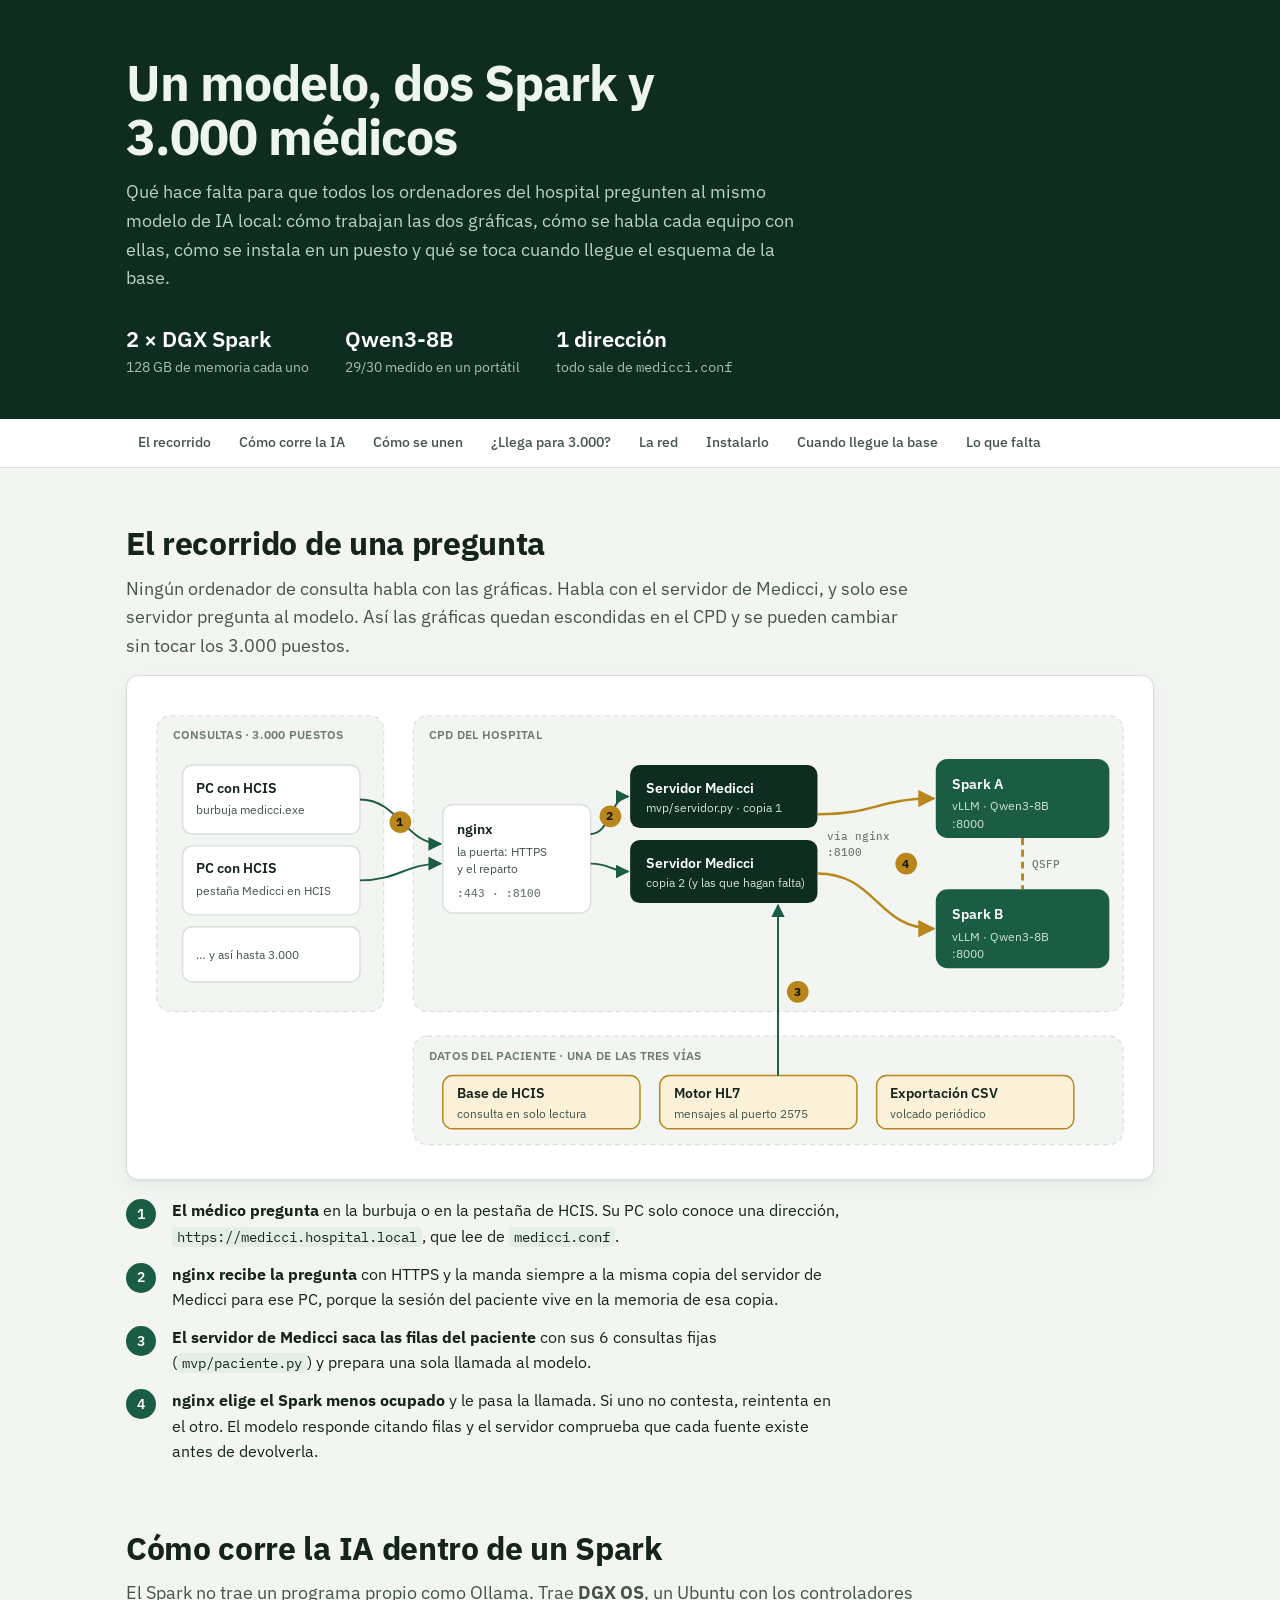
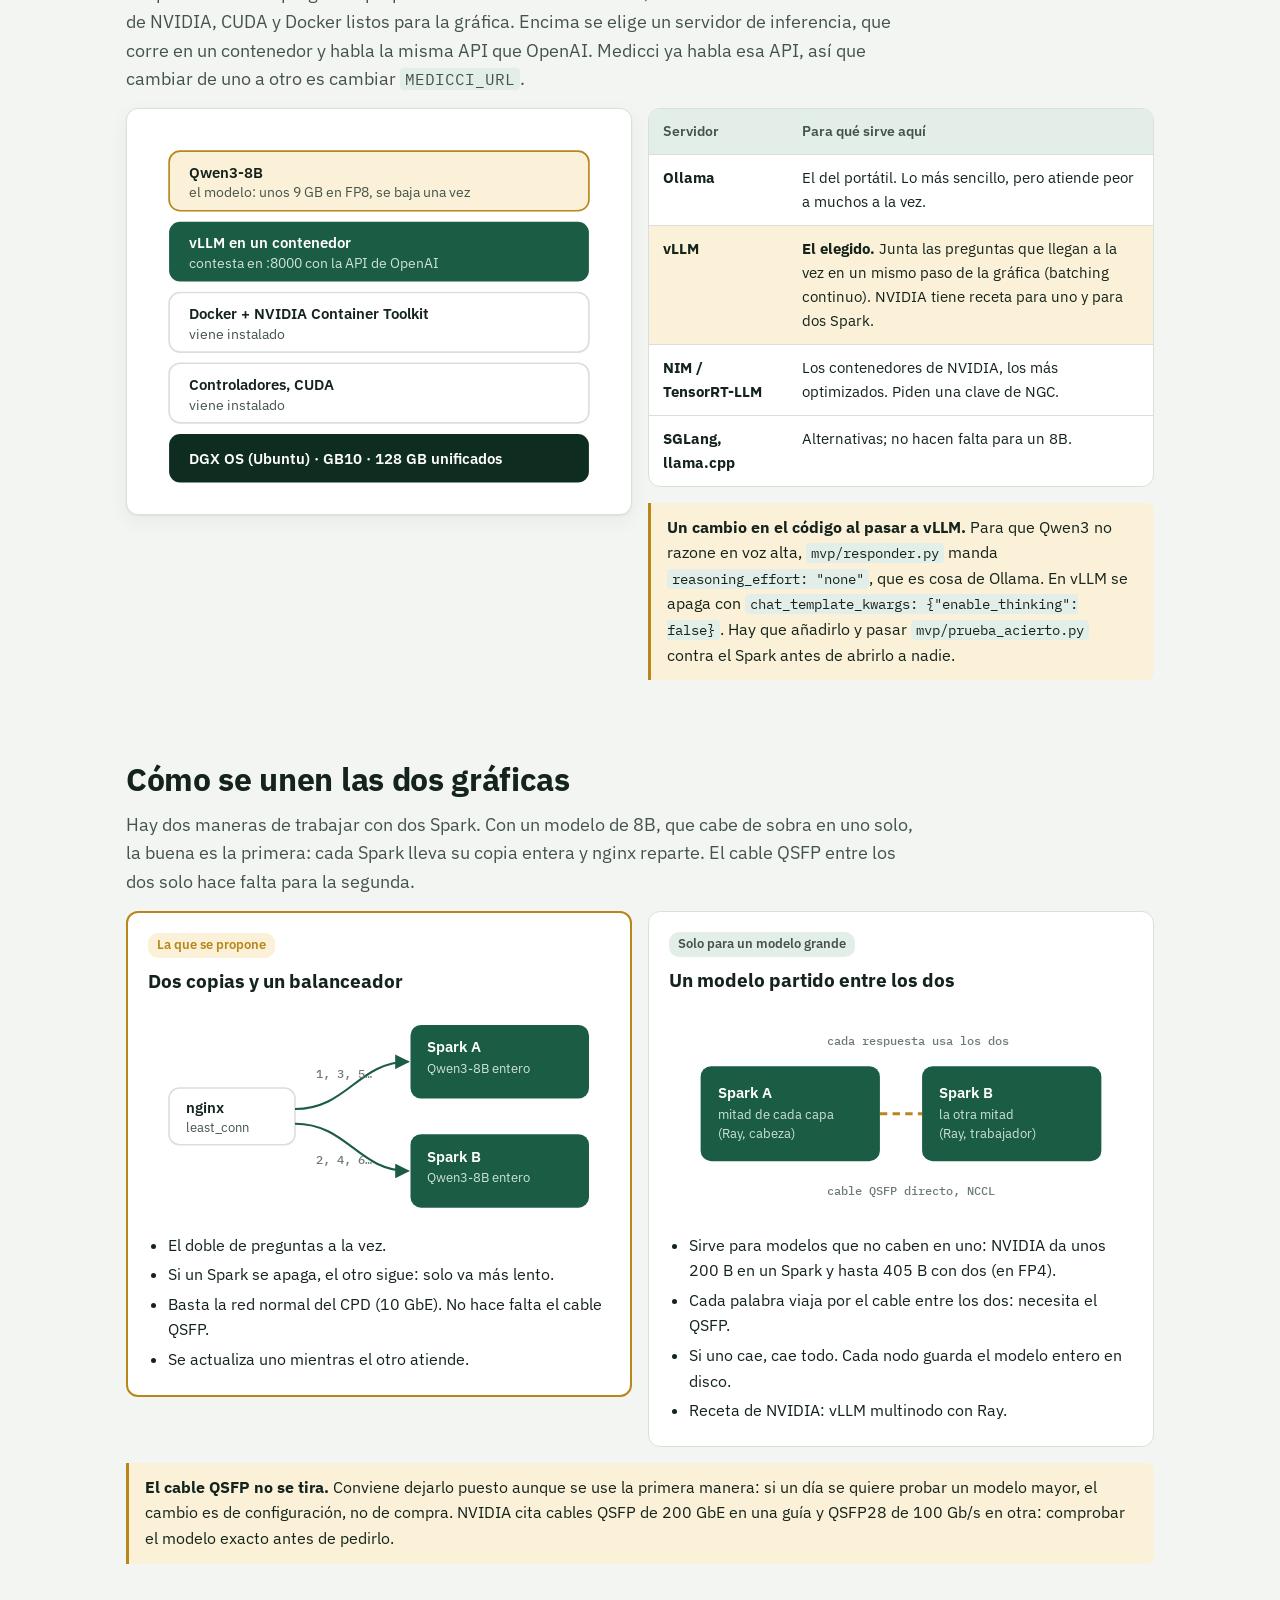
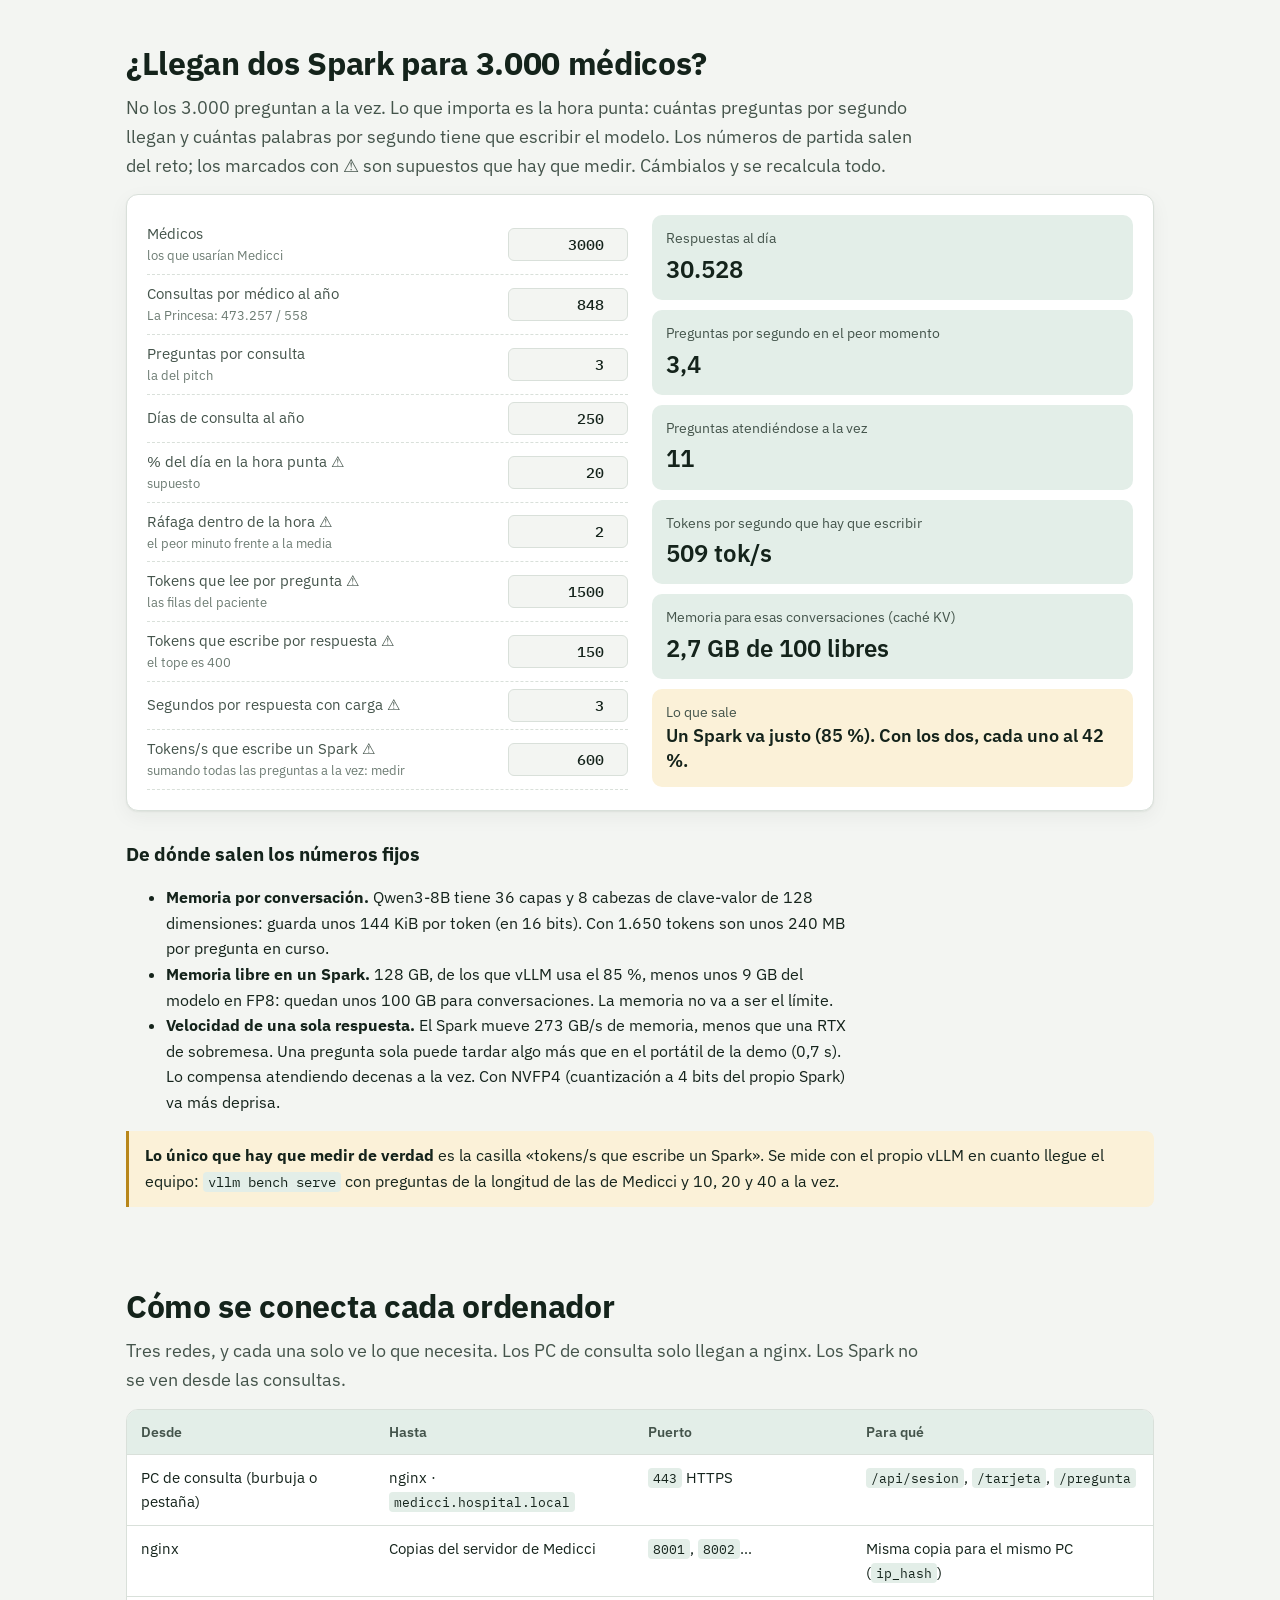
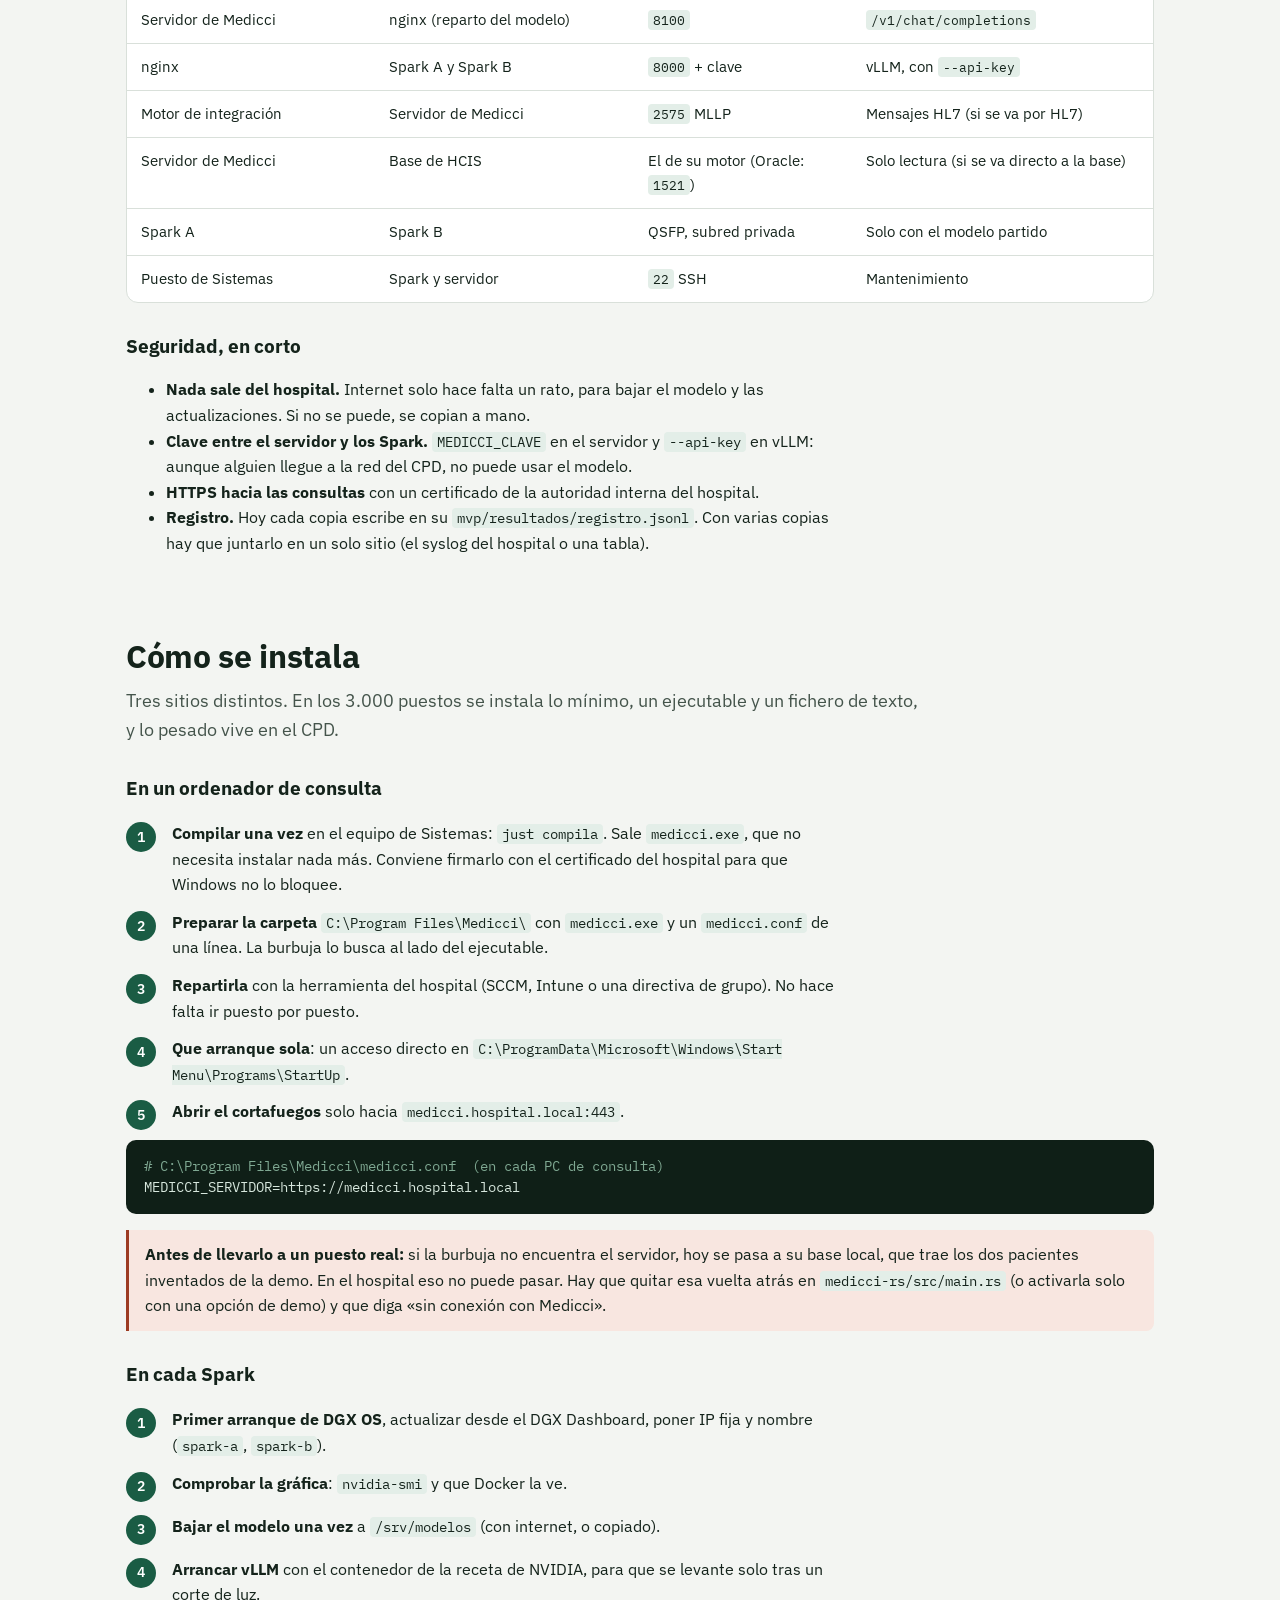
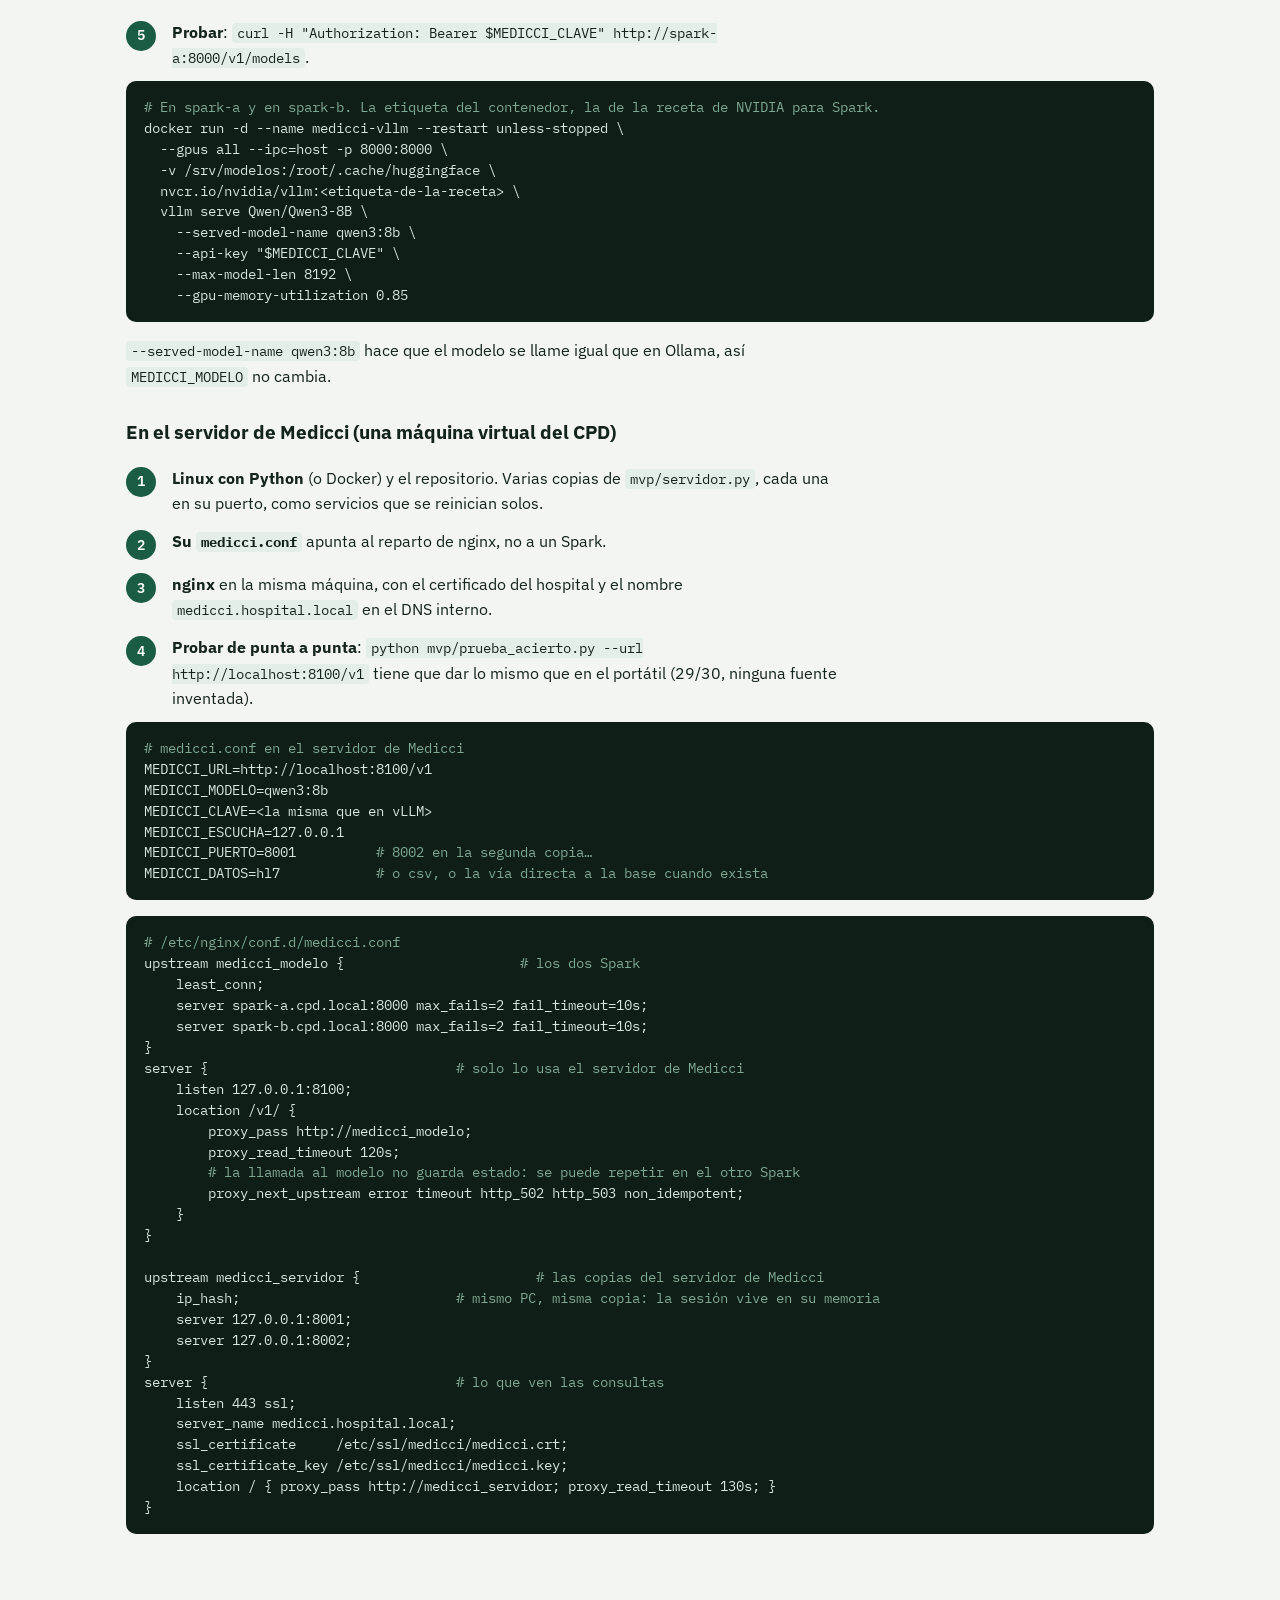
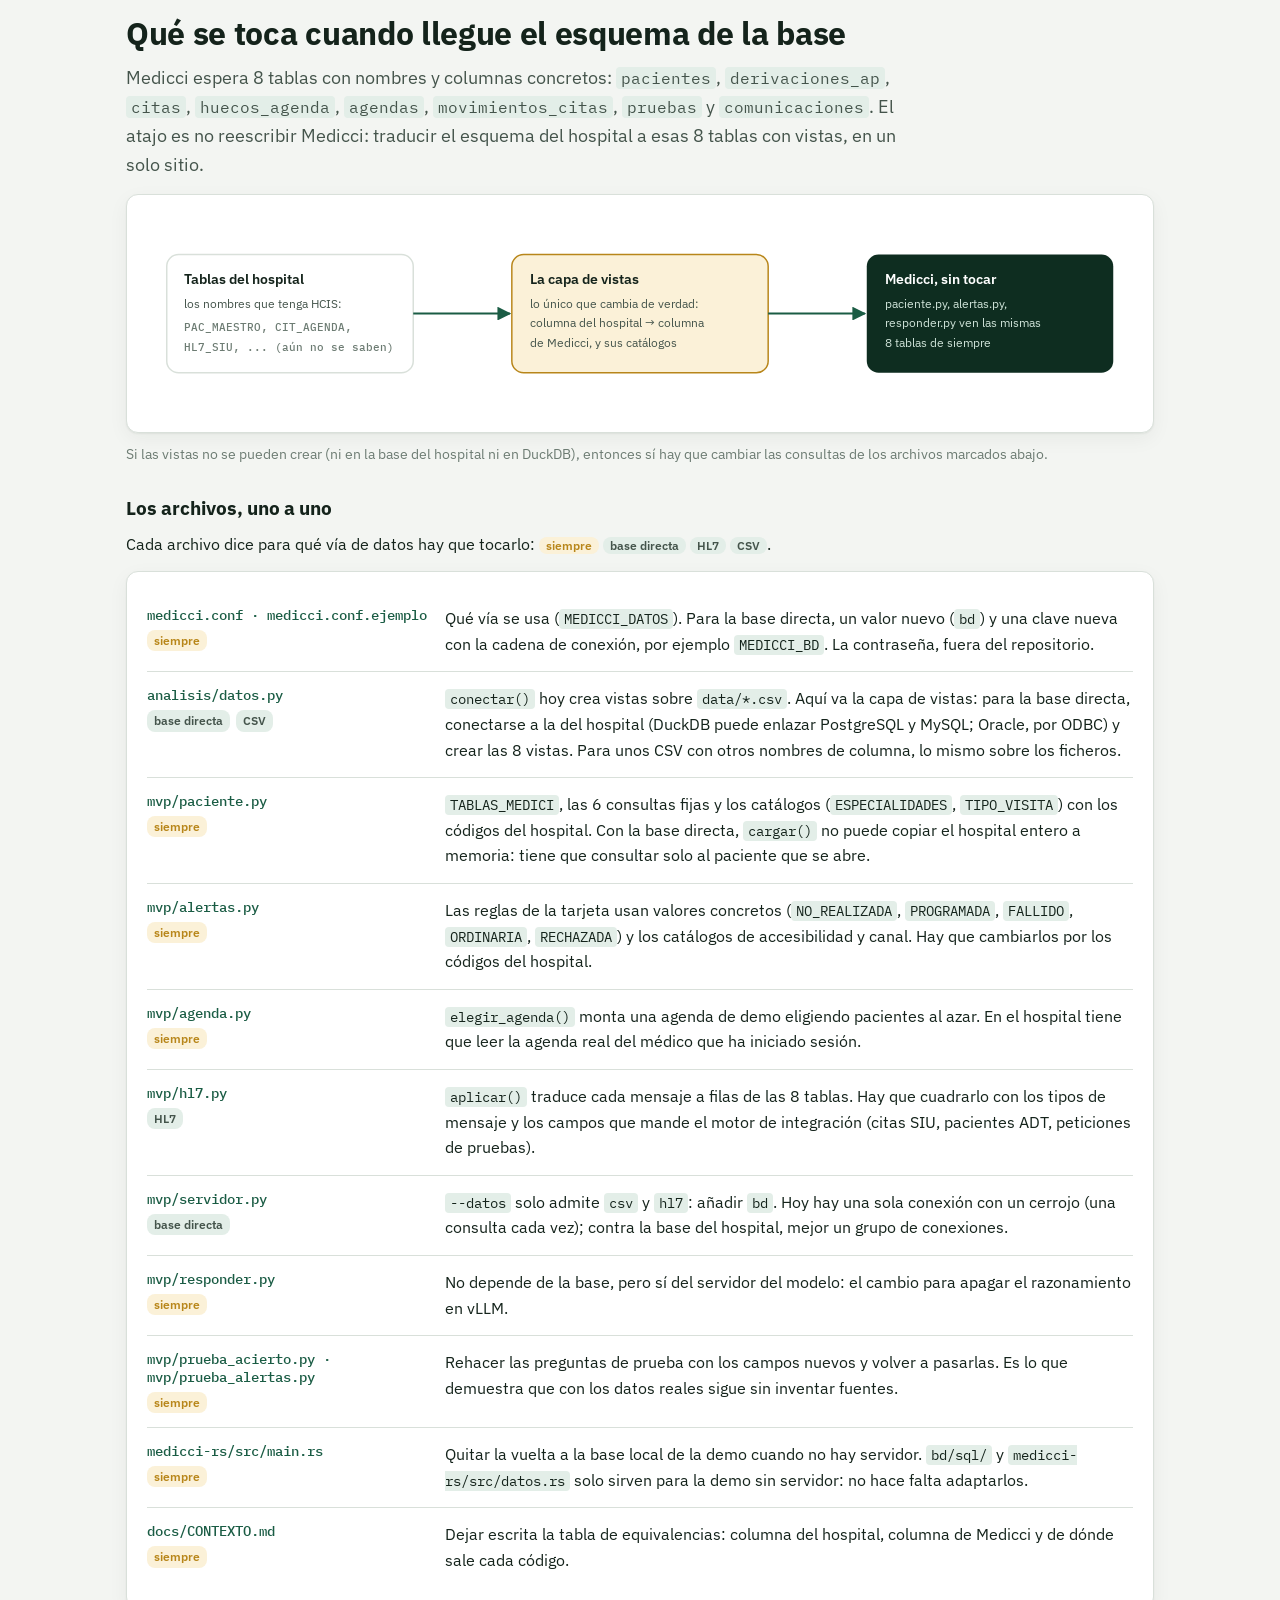
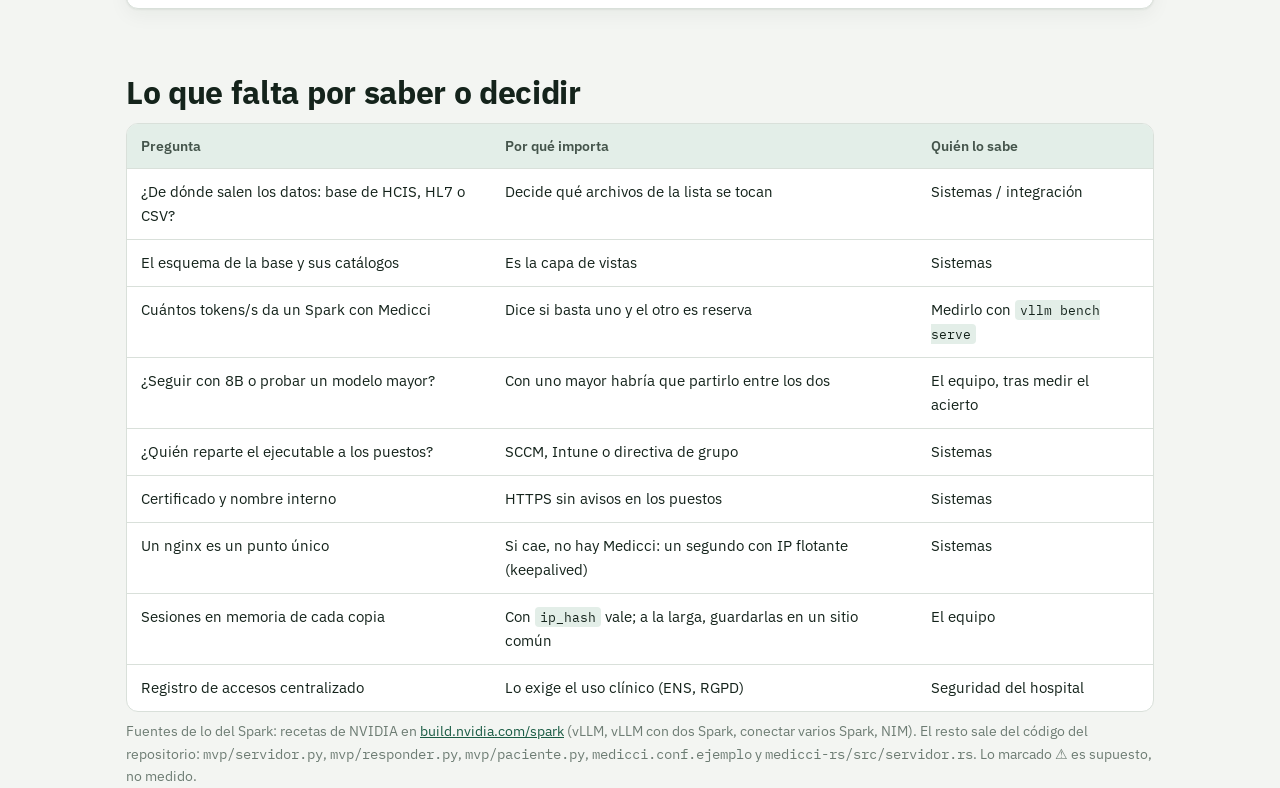
<file: docs/plan-graficas.html>
<!doctype html>
<html lang="es">
<head>
<meta charset="utf-8">
<meta name="viewport" content="width=device-width, initial-scale=1">
<title>Medicci en dos Spark</title>
<link rel="preconnect" href="https://fonts.googleapis.com">
<link rel="preconnect" href="https://fonts.gstatic.com" crossorigin>
<link href="https://fonts.googleapis.com/css2?family=IBM+Plex+Mono:wght@400;500&family=IBM+Plex+Sans:ital,wght@0,400;0,500;0,600;0,700;1,400&display=swap" rel="stylesheet">
<style>
:root {
  --papel: #f3f5f2;
  --hoja: #ffffff;
  --tinta: #14231b;
  --tinta-2: #44544b;
  --tenue: #6d7c73;
  --linea: #d9e0da;
  --verde: #1a5c44;
  --verde-osc: #0e2d20;
  --verde-claro: #e3eee8;
  --oro: #b8861a;
  --oro-claro: #fbf1d8;
  --rojo: #9c3b23;
  --rojo-claro: #f8e6e0;
  --codigo: #0f1f17;
  --codigo-tinta: #d7e7dd;
  --sombra: 0 1px 2px rgba(10, 30, 20, .06), 0 6px 20px rgba(10, 30, 20, .05);
}
@media (prefers-color-scheme: dark) {
  :root:not([data-theme="light"]) {
    --papel: #0d1511;
    --hoja: #141f19;
    --tinta: #e4ece6;
    --tinta-2: #b4c2b9;
    --tenue: #8a9a90;
    --linea: #2a3a31;
    --verde: #5fb58f;
    --verde-osc: #0a1d14;
    --verde-claro: #183026;
    --oro: #e2b44a;
    --oro-claro: #2e2614;
    --rojo: #e08a72;
    --rojo-claro: #33201a;
    --codigo: #08100c;
    --codigo-tinta: #cfe1d6;
    --sombra: none;
  }
}
:root[data-theme="dark"] {
  --papel: #0d1511;
  --hoja: #141f19;
  --tinta: #e4ece6;
  --tinta-2: #b4c2b9;
  --tenue: #8a9a90;
  --linea: #2a3a31;
  --verde: #5fb58f;
  --verde-osc: #0a1d14;
  --verde-claro: #183026;
  --oro: #e2b44a;
  --oro-claro: #2e2614;
  --rojo: #e08a72;
  --rojo-claro: #33201a;
  --codigo: #08100c;
  --codigo-tinta: #cfe1d6;
  --sombra: none;
}

* { box-sizing: border-box; }
html { -webkit-text-size-adjust: 100%; }
body {
  margin: 0;
  background: var(--papel);
  color: var(--tinta);
  font: 400 16px/1.6 "IBM Plex Sans", system-ui, -apple-system, "Segoe UI", sans-serif;
}
code, pre, .mono { font-family: "IBM Plex Mono", ui-monospace, "Cascadia Mono", Consolas, monospace; }
a { color: var(--verde); }

.marco { max-width: 1060px; margin: 0 auto; padding: 0 16px; }
.lectura { max-width: 72ch; }

/* ---------- cabecera ---------- */
header.portada { background: var(--verde-osc); color: #eef5f0; padding: 56px 0 40px; }
header.portada h1 {
  margin: 0 0 14px;
  font-size: clamp(30px, 5vw, 50px);
  line-height: 1.08;
  font-weight: 700;
  letter-spacing: -0.02em;
  max-width: 20ch;
}
header.portada p { margin: 0; max-width: 62ch; color: #b9d2c4; font-size: 18px; }
.cifras { display: flex; flex-wrap: wrap; gap: 10px 36px; margin-top: 28px; }
.cifras div { font-size: 14px; color: #9dc3b1; }
.cifras b { display: block; font-size: 22px; color: #fff; font-weight: 600; }

/* ---------- índice ---------- */
nav.indice { position: sticky; top: 0; z-index: 5; background: var(--hoja); border-bottom: 1px solid var(--linea); }
nav.indice ol { list-style: none; margin: 0; padding: 0; display: flex; gap: 4px; overflow-x: auto; scrollbar-width: none; }
nav.indice a {
  display: block; padding: 12px 12px; white-space: nowrap; text-decoration: none;
  color: var(--tinta-2); font-size: 14px; font-weight: 500; border-bottom: 2px solid transparent;
}
nav.indice a:hover, nav.indice a:focus-visible { color: var(--tinta); border-bottom-color: var(--oro); outline: none; }

/* ---------- secciones ---------- */
section { padding: 56px 0 8px; scroll-margin-top: 48px; }
h2 { font-size: clamp(24px, 3.2vw, 32px); line-height: 1.2; margin: 0 0 12px; letter-spacing: -0.01em; }
h3 { font-size: 19px; margin: 28px 0 8px; }
p { margin: 0 0 14px; }
.entrada { font-size: 18px; color: var(--tinta-2); }

.hoja {
  background: var(--hoja); border: 1px solid var(--linea); border-radius: 12px;
  padding: 20px; box-shadow: var(--sombra);
}
.diagrama { overflow-x: auto; }
.diagrama svg { display: block; width: 100%; min-width: 760px; height: auto; }
.pie-figura { font-size: 14px; color: var(--tenue); margin-top: 10px; }

/* pasos numerados: solo donde hay una secuencia de verdad */
ol.pasos { list-style: none; counter-reset: paso; margin: 18px 0 0; padding: 0; display: grid; gap: 12px; }
ol.pasos > li { counter-increment: paso; display: grid; grid-template-columns: 34px 1fr; gap: 12px; align-items: start; }
ol.pasos > li::before {
  content: counter(paso); width: 30px; height: 30px; border-radius: 50%;
  background: var(--verde); color: var(--hoja); display: grid; place-items: center;
  font-weight: 600; font-size: 14px; margin-top: 1px;
}
ol.pasos b { color: var(--tinta); }

/* tablas */
.tabla { overflow-x: auto; border: 1px solid var(--linea); border-radius: 12px; background: var(--hoja); }
table { border-collapse: collapse; width: 100%; font-size: 15px; }
th, td { text-align: left; padding: 11px 14px; vertical-align: top; border-bottom: 1px solid var(--linea); }
th { font-weight: 600; font-size: 14px; color: var(--tinta-2); background: var(--verde-claro); }
tr:last-child td { border-bottom: 0; }
td code, p code, li code, .archivo code { font-size: 0.88em; background: var(--verde-claro); padding: 1px 5px; border-radius: 4px; }
tr.elegida td { background: var(--oro-claro); }

/* dos columnas que se apilan */
.dos { display: grid; grid-template-columns: 1fr 1fr; gap: 16px; align-items: start; }
@media (max-width: 760px) { .dos { grid-template-columns: 1fr; } }

.opcion { border-radius: 12px; padding: 18px 20px; border: 1px solid var(--linea); background: var(--hoja); }
.opcion.si { border: 2px solid var(--oro); }
.opcion h3 { margin-top: 0; }
.sello { display: inline-block; font-size: 13px; font-weight: 600; padding: 2px 9px; border-radius: 10px; margin-bottom: 8px; }
.sello.oro { background: var(--oro-claro); color: var(--oro); }
.sello.gris { background: var(--verde-claro); color: var(--tinta-2); }

ul.ventajas { margin: 8px 0 0; padding-left: 20px; }
ul.ventajas li { margin-bottom: 4px; }

/* avisos */
.aviso { border-left: 3px solid var(--oro); background: var(--oro-claro); padding: 12px 16px; border-radius: 0 8px 8px 0; margin: 16px 0; }
.aviso.rojo { border-left-color: var(--rojo); background: var(--rojo-claro); }
.aviso p:last-child { margin-bottom: 0; }

/* código */
pre {
  background: var(--codigo); color: var(--codigo-tinta); border-radius: 10px; padding: 16px 18px;
  overflow-x: auto; font-size: 13.5px; line-height: 1.55; margin: 10px 0 16px;
}
pre .c { color: #7fa892; }

/* calculadora */
.calc { display: grid; grid-template-columns: minmax(0, 1fr) minmax(0, 1fr); gap: 24px; }
@media (max-width: 760px) { .calc { grid-template-columns: 1fr; } }
.campo { display: grid; grid-template-columns: 1fr 120px; gap: 10px; align-items: center; padding: 7px 0; border-bottom: 1px dashed var(--linea); }
.campo label { font-size: 15px; color: var(--tinta-2); }
.campo label small { display: block; color: var(--tenue); font-size: 13px; }
.campo input {
  width: 100%; font: 500 15px "IBM Plex Mono", monospace; padding: 6px 8px; text-align: right;
  border: 1px solid var(--linea); border-radius: 6px; background: var(--papel); color: var(--tinta);
}
.campo input:focus-visible { outline: 2px solid var(--verde); outline-offset: 1px; }
.resultado { display: grid; gap: 10px; align-content: start; }
.dato { background: var(--verde-claro); border-radius: 10px; padding: 12px 14px; }
.dato span { display: block; font-size: 14px; color: var(--tinta-2); }
.dato b { font-size: 24px; font-weight: 600; }
.dato.veredicto { background: var(--oro-claro); }
.dato.veredicto b { font-size: 18px; line-height: 1.35; }

/* lista de archivos */
.archivo { display: grid; grid-template-columns: minmax(180px, 280px) 1fr; gap: 6px 18px; padding: 14px 0; border-bottom: 1px solid var(--linea); }
.archivo:last-child { border-bottom: 0; }
.archivo .ruta { font: 500 14px "IBM Plex Mono", monospace; color: var(--verde); word-break: break-word; }
.archivo .rutas { display: flex; flex-wrap: wrap; gap: 6px; margin-top: 6px; }
.marca { font-size: 12px; font-weight: 600; padding: 1px 7px; border-radius: 8px; background: var(--verde-claro); color: var(--tinta-2); }
.marca.siempre { background: var(--oro-claro); color: var(--oro); }
@media (max-width: 640px) { .archivo { grid-template-columns: 1fr; } }

footer { padding: 48px 0 64px; color: var(--tenue); font-size: 14px; }

/* svg */
.svg-caja { fill: var(--hoja); stroke: var(--linea); stroke-width: 1.5; }
.svg-zona { fill: var(--papel); stroke: var(--linea); stroke-width: 1.2; stroke-dasharray: 5 4; }
.svg-verde { fill: var(--verde-osc); }
.svg-spark { fill: var(--verde); }
.svg-oro { fill: var(--oro-claro); stroke: var(--oro); stroke-width: 1.5; }
.svg-t { fill: var(--tinta); font: 600 14px "IBM Plex Sans", sans-serif; }
.svg-t2 { fill: var(--tinta-2); font: 400 12.5px "IBM Plex Sans", sans-serif; }
.svg-tb { fill: #ffffff; font: 600 14px "IBM Plex Sans", sans-serif; }
.svg-tb2 { fill: #cfe3d8; font: 400 12.5px "IBM Plex Sans", sans-serif; }
.svg-m { fill: var(--tenue); font: 500 11.5px "IBM Plex Mono", monospace; }
.svg-zt { fill: var(--tenue); font: 600 12px "IBM Plex Sans", sans-serif; letter-spacing: .02em; }
.svg-flecha { stroke: var(--verde); stroke-width: 2; fill: none; }
.svg-flecha-oro { stroke: var(--oro); stroke-width: 2.5; fill: none; }
.svg-qsfp { stroke: var(--oro); stroke-width: 3; fill: none; stroke-dasharray: 7 5; }
.svg-num { fill: var(--oro); }
.svg-numt { fill: #1b1405; font: 700 12px "IBM Plex Sans", sans-serif; }
.svg-capa { stroke: var(--linea); stroke-width: 1.2; }
</style>
</head>
<body>

<header class="portada">
  <div class="marco">
    <h1>Un modelo, dos Spark y 3.000 médicos</h1>
    <p>Qué hace falta para que todos los ordenadores del hospital pregunten al mismo
       modelo de IA local: cómo trabajan las dos gráficas, cómo se habla cada equipo con
       ellas, cómo se instala en un puesto y qué se toca cuando llegue el esquema de la base.</p>
    <div class="cifras">
      <div><b>2 × DGX Spark</b>128 GB de memoria cada uno</div>
      <div><b>Qwen3‑8B</b>29/30 medido en un portátil</div>
      <div><b>1 dirección</b>todo sale de <span class="mono">medicci.conf</span></div>
    </div>
  </div>
</header>

<nav class="indice" aria-label="Secciones">
  <div class="marco">
    <ol>
      <li><a href="#recorrido">El recorrido</a></li>
      <li><a href="#spark">Cómo corre la IA</a></li>
      <li><a href="#union">Cómo se unen</a></li>
      <li><a href="#cuentas">¿Llega para 3.000?</a></li>
      <li><a href="#red">La red</a></li>
      <li><a href="#instalar">Instalarlo</a></li>
      <li><a href="#base">Cuando llegue la base</a></li>
      <li><a href="#pendiente">Lo que falta</a></li>
    </ol>
  </div>
</nav>

<main class="marco">

<!-- =============================================================== -->
<section id="recorrido">
  <h2>El recorrido de una pregunta</h2>
  <p class="entrada lectura">Ningún ordenador de consulta habla con las gráficas. Habla con el
     servidor de Medicci, y solo ese servidor pregunta al modelo. Así las gráficas quedan
     escondidas en el CPD y se pueden cambiar sin tocar los 3.000 puestos.</p>

  <div class="hoja diagrama">
    <svg viewBox="0 0 1000 470" role="img" aria-labelledby="t-recorrido">
      <title id="t-recorrido">De la burbuja del médico a los dos Spark y vuelta</title>
      <defs>
        <marker id="pv" viewBox="0 0 10 10" refX="9" refY="5" markerWidth="7" markerHeight="7" orient="auto-start-reverse">
          <path d="M0,0 L10,5 L0,10 z" fill="var(--verde)"/>
        </marker>
        <marker id="po" viewBox="0 0 10 10" refX="9" refY="5" markerWidth="7" markerHeight="7" orient="auto-start-reverse">
          <path d="M0,0 L10,5 L0,10 z" fill="var(--oro)"/>
        </marker>
      </defs>

      <!-- zonas -->
      <rect class="svg-zona" x="10" y="20" width="230" height="300" rx="14"/>
      <text class="svg-zt" x="26" y="44">CONSULTAS · 3.000 PUESTOS</text>
      <rect class="svg-zona" x="270" y="20" width="720" height="300" rx="14"/>
      <text class="svg-zt" x="286" y="44">CPD DEL HOSPITAL</text>

      <!-- puestos -->
      <rect class="svg-caja" x="36" y="70" width="180" height="70" rx="10"/>
      <text class="svg-t" x="50" y="98">PC con HCIS</text>
      <text class="svg-t2" x="50" y="120">burbuja medicci.exe</text>
      <rect class="svg-caja" x="36" y="152" width="180" height="70" rx="10"/>
      <text class="svg-t" x="50" y="180">PC con HCIS</text>
      <text class="svg-t2" x="50" y="202">pestaña Medicci en HCIS</text>
      <rect class="svg-caja" x="36" y="234" width="180" height="56" rx="10"/>
      <text class="svg-t2" x="50" y="267">… y así hasta 3.000</text>

      <!-- nginx -->
      <rect class="svg-caja" x="300" y="110" width="150" height="110" rx="10"/>
      <text class="svg-t" x="314" y="140">nginx</text>
      <text class="svg-t2" x="314" y="162">la puerta: HTTPS</text>
      <text class="svg-t2" x="314" y="180">y el reparto</text>
      <text class="svg-m" x="314" y="204">:443 · :8100</text>

      <!-- servidores medicci -->
      <rect class="svg-verde" x="490" y="70" width="190" height="64" rx="10"/>
      <text class="svg-tb" x="506" y="98">Servidor Medicci</text>
      <text class="svg-tb2" x="506" y="118">mvp/servidor.py · copia 1</text>
      <rect class="svg-verde" x="490" y="146" width="190" height="64" rx="10"/>
      <text class="svg-tb" x="506" y="174">Servidor Medicci</text>
      <text class="svg-tb2" x="506" y="194">copia 2 (y las que hagan falta)</text>

      <!-- sparks -->
      <rect class="svg-spark" x="800" y="64" width="176" height="80" rx="12"/>
      <text class="svg-tb" x="816" y="94">Spark A</text>
      <text class="svg-tb2" x="816" y="116">vLLM · Qwen3‑8B</text>
      <text class="svg-tb2" x="816" y="134">:8000</text>
      <rect class="svg-spark" x="800" y="196" width="176" height="80" rx="12"/>
      <text class="svg-tb" x="816" y="226">Spark B</text>
      <text class="svg-tb2" x="816" y="248">vLLM · Qwen3‑8B</text>
      <text class="svg-tb2" x="816" y="266">:8000</text>
      <path class="svg-qsfp" d="M888 144 L888 196"/>
      <text class="svg-m" x="898" y="174">QSFP</text>

      <!-- flechas -->
      <path class="svg-flecha" d="M216 105 C255 105 262 150 298 150" marker-end="url(#pv)"/>
      <path class="svg-flecha" d="M216 187 C255 187 262 170 298 170" marker-end="url(#pv)"/>
      <path class="svg-flecha" d="M450 140 C470 140 470 102 488 102" marker-end="url(#pv)"/>
      <path class="svg-flecha" d="M450 170 C470 170 470 178 488 178" marker-end="url(#pv)"/>
      <path class="svg-flecha-oro" d="M680 120 C740 120 740 104 798 104" marker-end="url(#po)"/>
      <path class="svg-flecha-oro" d="M680 180 C740 180 740 236 798 236" marker-end="url(#po)"/>
      <text class="svg-m" x="690" y="146">vía nginx</text>
      <text class="svg-m" x="690" y="162">:8100</text>

      <!-- fuentes de datos -->
      <rect class="svg-zona" x="270" y="345" width="720" height="110" rx="14"/>
      <text class="svg-zt" x="286" y="369">DATOS DEL PACIENTE · UNA DE LAS TRES VÍAS</text>
      <rect class="svg-oro" x="300" y="385" width="200" height="54" rx="10"/>
      <text class="svg-t" x="314" y="408">Base de HCIS</text>
      <text class="svg-t2" x="314" y="428">consulta en solo lectura</text>
      <rect class="svg-oro" x="520" y="385" width="200" height="54" rx="10"/>
      <text class="svg-t" x="534" y="408">Motor HL7</text>
      <text class="svg-t2" x="534" y="428">mensajes al puerto 2575</text>
      <rect class="svg-oro" x="740" y="385" width="200" height="54" rx="10"/>
      <text class="svg-t" x="754" y="408">Exportación CSV</text>
      <text class="svg-t2" x="754" y="428">volcado periódico</text>
      <path class="svg-flecha" d="M640 385 L640 212" marker-end="url(#pv)"/>

      <!-- números del recorrido -->
      <circle class="svg-num" cx="257" cy="128" r="11"/><text class="svg-numt" x="253" y="132">1</text>
      <circle class="svg-num" cx="470" cy="122" r="11"/><text class="svg-numt" x="466" y="126">2</text>
      <circle class="svg-num" cx="660" cy="300" r="11"/><text class="svg-numt" x="656" y="304">3</text>
      <circle class="svg-num" cx="770" cy="170" r="11"/><text class="svg-numt" x="766" y="174">4</text>
    </svg>
  </div>

  <ol class="pasos lectura">
    <li><div><b>El médico pregunta</b> en la burbuja o en la pestaña de HCIS. Su PC solo conoce
        una dirección, <code>https://medicci.hospital.local</code>, que lee de <code>medicci.conf</code>.</div></li>
    <li><div><b>nginx recibe la pregunta</b> con HTTPS y la manda siempre a la misma copia del
        servidor de Medicci para ese PC, porque la sesión del paciente vive en la memoria de esa copia.</div></li>
    <li><div><b>El servidor de Medicci saca las filas del paciente</b> con sus 6 consultas fijas
        (<code>mvp/paciente.py</code>) y prepara una sola llamada al modelo.</div></li>
    <li><div><b>nginx elige el Spark menos ocupado</b> y le pasa la llamada. Si uno no contesta,
        reintenta en el otro. El modelo responde citando filas y el servidor comprueba que cada
        fuente existe antes de devolverla.</div></li>
  </ol>
</section>

<!-- =============================================================== -->
<section id="spark">
  <h2>Cómo corre la IA dentro de un Spark</h2>
  <p class="entrada lectura">El Spark no trae un programa propio como Ollama. Trae
     <b>DGX OS</b>, un Ubuntu con los controladores de NVIDIA, CUDA y Docker listos para la
     gráfica. Encima se elige un servidor de inferencia, que corre en un contenedor y habla
     la misma API que OpenAI. Medicci ya habla esa API, así que cambiar de uno a otro es
     cambiar <code>MEDICCI_URL</code>.</p>

  <div class="dos">
    <div class="hoja diagrama">
      <svg viewBox="0 0 420 330" role="img" aria-labelledby="t-capas" style="min-width:380px">
        <title id="t-capas">Las capas de software de un Spark</title>
        <rect x="20" y="20" width="380" height="54" rx="10" class="svg-oro"/>
        <text class="svg-t" x="38" y="44">Qwen3‑8B</text>
        <text class="svg-t2" x="38" y="62">el modelo: unos 9 GB en FP8, se baja una vez</text>
        <rect x="20" y="84" width="380" height="54" rx="10" class="svg-spark"/>
        <text class="svg-tb" x="38" y="108">vLLM en un contenedor</text>
        <text class="svg-tb2" x="38" y="126">contesta en :8000 con la API de OpenAI</text>
        <rect x="20" y="148" width="380" height="54" rx="10" class="svg-caja"/>
        <text class="svg-t" x="38" y="172">Docker + NVIDIA Container Toolkit</text>
        <text class="svg-t2" x="38" y="190">viene instalado</text>
        <rect x="20" y="212" width="380" height="54" rx="10" class="svg-caja"/>
        <text class="svg-t" x="38" y="236">Controladores, CUDA</text>
        <text class="svg-t2" x="38" y="254">viene instalado</text>
        <rect x="20" y="276" width="380" height="44" rx="10" class="svg-verde"/>
        <text class="svg-tb" x="38" y="303">DGX OS (Ubuntu) · GB10 · 128 GB unificados</text>
      </svg>
    </div>
    <div>
      <div class="tabla">
        <table>
          <thead><tr><th>Servidor</th><th>Para qué sirve aquí</th></tr></thead>
          <tbody>
            <tr><td><b>Ollama</b></td><td>El del portátil. Lo más sencillo, pero atiende peor a muchos a la vez.</td></tr>
            <tr class="elegida"><td><b>vLLM</b></td><td><b>El elegido.</b> Junta las preguntas que llegan a la vez en un mismo paso de la gráfica (batching continuo). NVIDIA tiene receta para uno y para dos Spark.</td></tr>
            <tr><td><b>NIM / TensorRT‑LLM</b></td><td>Los contenedores de NVIDIA, los más optimizados. Piden una clave de NGC.</td></tr>
            <tr><td><b>SGLang, llama.cpp</b></td><td>Alternativas; no hacen falta para un 8B.</td></tr>
          </tbody>
        </table>
      </div>
      <div class="aviso">
        <p><b>Un cambio en el código al pasar a vLLM.</b> Para que Qwen3 no razone en voz alta,
           <code>mvp/responder.py</code> manda <code>reasoning_effort: "none"</code>, que es
           cosa de Ollama. En vLLM se apaga con
           <code>chat_template_kwargs: {"enable_thinking": false}</code>. Hay que añadirlo y pasar
           <code>mvp/prueba_acierto.py</code> contra el Spark antes de abrirlo a nadie.</p>
      </div>
    </div>
  </div>
</section>

<!-- =============================================================== -->
<section id="union">
  <h2>Cómo se unen las dos gráficas</h2>
  <p class="entrada lectura">Hay dos maneras de trabajar con dos Spark. Con un modelo de 8B,
     que cabe de sobra en uno solo, la buena es la primera: cada Spark lleva su copia entera
     y nginx reparte. El cable QSFP entre los dos solo hace falta para la segunda.</p>

  <div class="dos">
    <div class="opcion si">
      <span class="sello oro">La que se propone</span>
      <h3>Dos copias y un balanceador</h3>
      <div class="diagrama">
        <svg viewBox="0 0 440 210" role="img" aria-labelledby="t-replicas" style="min-width:360px">
          <title id="t-replicas">Cada Spark con una copia del modelo; nginx reparte</title>
          <defs>
            <marker id="pv2" viewBox="0 0 10 10" refX="9" refY="5" markerWidth="7" markerHeight="7" orient="auto">
              <path d="M0,0 L10,5 L0,10 z" fill="var(--verde)"/>
            </marker>
          </defs>
          <rect class="svg-caja" x="20" y="80" width="120" height="54" rx="10"/>
          <text class="svg-t" x="36" y="104">nginx</text>
          <text class="svg-t2" x="36" y="122">least_conn</text>
          <rect class="svg-spark" x="250" y="20" width="170" height="70" rx="10"/>
          <text class="svg-tb" x="266" y="46">Spark A</text>
          <text class="svg-tb2" x="266" y="66">Qwen3‑8B entero</text>
          <rect class="svg-spark" x="250" y="124" width="170" height="70" rx="10"/>
          <text class="svg-tb" x="266" y="150">Spark B</text>
          <text class="svg-tb2" x="266" y="170">Qwen3‑8B entero</text>
          <path class="svg-flecha" d="M140 100 C190 100 200 55 248 55" marker-end="url(#pv2)"/>
          <path class="svg-flecha" d="M140 114 C190 114 200 159 248 159" marker-end="url(#pv2)"/>
          <text class="svg-m" x="160" y="70">1, 3, 5…</text>
          <text class="svg-m" x="160" y="152">2, 4, 6…</text>
        </svg>
      </div>
      <ul class="ventajas">
        <li>El doble de preguntas a la vez.</li>
        <li>Si un Spark se apaga, el otro sigue: solo va más lento.</li>
        <li>Basta la red normal del CPD (10 GbE). No hace falta el cable QSFP.</li>
        <li>Se actualiza uno mientras el otro atiende.</li>
      </ul>
    </div>

    <div class="opcion">
      <span class="sello gris">Solo para un modelo grande</span>
      <h3>Un modelo partido entre los dos</h3>
      <div class="diagrama">
        <svg viewBox="0 0 440 210" role="img" aria-labelledby="t-partido" style="min-width:360px">
          <title id="t-partido">Un modelo grande repartido entre los dos Spark</title>
          <rect class="svg-spark" x="30" y="60" width="170" height="90" rx="10"/>
          <text class="svg-tb" x="46" y="90">Spark A</text>
          <text class="svg-tb2" x="46" y="110">mitad de cada capa</text>
          <text class="svg-tb2" x="46" y="128">(Ray, cabeza)</text>
          <rect class="svg-spark" x="240" y="60" width="170" height="90" rx="10"/>
          <text class="svg-tb" x="256" y="90">Spark B</text>
          <text class="svg-tb2" x="256" y="110">la otra mitad</text>
          <text class="svg-tb2" x="256" y="128">(Ray, trabajador)</text>
          <path class="svg-qsfp" d="M200 105 L240 105"/>
          <text class="svg-m" x="150" y="182">cable QSFP directo, NCCL</text>
          <text class="svg-m" x="150" y="40">cada respuesta usa los dos</text>
        </svg>
      </div>
      <ul class="ventajas">
        <li>Sirve para modelos que no caben en uno: NVIDIA da unos 200 B en un Spark y hasta 405 B con dos (en FP4).</li>
        <li>Cada palabra viaja por el cable entre los dos: necesita el QSFP.</li>
        <li>Si uno cae, cae todo. Cada nodo guarda el modelo entero en disco.</li>
        <li>Receta de NVIDIA: vLLM multinodo con Ray.</li>
      </ul>
    </div>
  </div>

  <div class="aviso">
    <p><b>El cable QSFP no se tira.</b> Conviene dejarlo puesto aunque se use la primera manera:
       si un día se quiere probar un modelo mayor, el cambio es de configuración, no de compra.
       NVIDIA cita cables QSFP de 200 GbE en una guía y QSFP28 de 100 Gb/s en otra: comprobar
       el modelo exacto antes de pedirlo.</p>
  </div>
</section>

<!-- =============================================================== -->
<section id="cuentas">
  <h2>¿Llegan dos Spark para 3.000 médicos?</h2>
  <p class="entrada lectura">No los 3.000 preguntan a la vez. Lo que importa es la hora punta:
     cuántas preguntas por segundo llegan y cuántas palabras por segundo tiene que escribir el
     modelo. Los números de partida salen del reto; los marcados con ⚠ son supuestos que hay
     que medir. Cámbialos y se recalcula todo.</p>

  <div class="hoja calc">
    <div>
      <div class="campo"><label for="c-medicos">Médicos<small>los que usarían Medicci</small></label><input id="c-medicos" type="number" value="3000" min="1"></div>
      <div class="campo"><label for="c-consultas">Consultas por médico al año<small>La Princesa: 473.257 / 558</small></label><input id="c-consultas" type="number" value="848" min="1"></div>
      <div class="campo"><label for="c-preguntas">Preguntas por consulta<small>la del pitch</small></label><input id="c-preguntas" type="number" value="3" min="0" step="0.5"></div>
      <div class="campo"><label for="c-dias">Días de consulta al año</label><input id="c-dias" type="number" value="250" min="1"></div>
      <div class="campo"><label for="c-punta">% del día en la hora punta ⚠<small>supuesto</small></label><input id="c-punta" type="number" value="20" min="1" max="100"></div>
      <div class="campo"><label for="c-rafaga">Ráfaga dentro de la hora ⚠<small>el peor minuto frente a la media</small></label><input id="c-rafaga" type="number" value="2" min="1" step="0.5"></div>
      <div class="campo"><label for="c-entrada">Tokens que lee por pregunta ⚠<small>las filas del paciente</small></label><input id="c-entrada" type="number" value="1500" min="1"></div>
      <div class="campo"><label for="c-salida">Tokens que escribe por respuesta ⚠<small>el tope es 400</small></label><input id="c-salida" type="number" value="150" min="1"></div>
      <div class="campo"><label for="c-tarda">Segundos por respuesta con carga ⚠</label><input id="c-tarda" type="number" value="3" min="0.1" step="0.1"></div>
      <div class="campo"><label for="c-capacidad">Tokens/s que escribe un Spark ⚠<small>sumando todas las preguntas a la vez: medir</small></label><input id="c-capacidad" type="number" value="600" min="1"></div>
    </div>
    <div class="resultado" aria-live="polite">
      <div class="dato"><span>Respuestas al día</span><b id="r-dia">–</b></div>
      <div class="dato"><span>Preguntas por segundo en el peor momento</span><b id="r-rps">–</b></div>
      <div class="dato"><span>Preguntas atendiéndose a la vez</span><b id="r-vez">–</b></div>
      <div class="dato"><span>Tokens por segundo que hay que escribir</span><b id="r-tps">–</b></div>
      <div class="dato"><span>Memoria para esas conversaciones (caché KV)</span><b id="r-kv">–</b></div>
      <div class="dato veredicto"><span>Lo que sale</span><b id="r-veredicto">–</b></div>
    </div>
  </div>

  <h3>De dónde salen los números fijos</h3>
  <ul class="lectura">
    <li><b>Memoria por conversación.</b> Qwen3‑8B tiene 36 capas y 8 cabezas de clave‑valor de
        128 dimensiones: guarda unos 144 KiB por token (en 16 bits). Con 1.650 tokens son unos
        240 MB por pregunta en curso.</li>
    <li><b>Memoria libre en un Spark.</b> 128 GB, de los que vLLM usa el 85 %, menos unos 9 GB
        del modelo en FP8: quedan unos 100 GB para conversaciones. La memoria no va a ser el
        límite.</li>
    <li><b>Velocidad de una sola respuesta.</b> El Spark mueve 273 GB/s de memoria, menos que una
        RTX de sobremesa. Una pregunta sola puede tardar algo más que en el portátil de la demo
        (0,7 s). Lo compensa atendiendo decenas a la vez. Con NVFP4 (cuantización a 4 bits del
        propio Spark) va más deprisa.</li>
  </ul>
  <div class="aviso">
    <p><b>Lo único que hay que medir de verdad</b> es la casilla «tokens/s que escribe un Spark».
       Se mide con el propio vLLM en cuanto llegue el equipo: <code>vllm bench serve</code> con
       preguntas de la longitud de las de Medicci y 10, 20 y 40 a la vez.</p>
  </div>
</section>

<!-- =============================================================== -->
<section id="red">
  <h2>Cómo se conecta cada ordenador</h2>
  <p class="entrada lectura">Tres redes, y cada una solo ve lo que necesita. Los PC de consulta
     solo llegan a nginx. Los Spark no se ven desde las consultas.</p>

  <div class="tabla">
    <table>
      <thead><tr><th>Desde</th><th>Hasta</th><th>Puerto</th><th>Para qué</th></tr></thead>
      <tbody>
        <tr><td>PC de consulta (burbuja o pestaña)</td><td>nginx · <code>medicci.hospital.local</code></td><td><code>443</code> HTTPS</td><td><code>/api/sesion</code>, <code>/tarjeta</code>, <code>/pregunta</code></td></tr>
        <tr><td>nginx</td><td>Copias del servidor de Medicci</td><td><code>8001</code>, <code>8002</code>…</td><td>Misma copia para el mismo PC (<code>ip_hash</code>)</td></tr>
        <tr><td>Servidor de Medicci</td><td>nginx (reparto del modelo)</td><td><code>8100</code></td><td><code>/v1/chat/completions</code></td></tr>
        <tr><td>nginx</td><td>Spark A y Spark B</td><td><code>8000</code> + clave</td><td>vLLM, con <code>--api-key</code></td></tr>
        <tr><td>Motor de integración</td><td>Servidor de Medicci</td><td><code>2575</code> MLLP</td><td>Mensajes HL7 (si se va por HL7)</td></tr>
        <tr><td>Servidor de Medicci</td><td>Base de HCIS</td><td>El de su motor (Oracle: <code>1521</code>)</td><td>Solo lectura (si se va directo a la base)</td></tr>
        <tr><td>Spark A</td><td>Spark B</td><td>QSFP, subred privada</td><td>Solo con el modelo partido</td></tr>
        <tr><td>Puesto de Sistemas</td><td>Spark y servidor</td><td><code>22</code> SSH</td><td>Mantenimiento</td></tr>
      </tbody>
    </table>
  </div>

  <h3>Seguridad, en corto</h3>
  <ul class="lectura">
    <li><b>Nada sale del hospital.</b> Internet solo hace falta un rato, para bajar el modelo y
        las actualizaciones. Si no se puede, se copian a mano.</li>
    <li><b>Clave entre el servidor y los Spark.</b> <code>MEDICCI_CLAVE</code> en el servidor y
        <code>--api-key</code> en vLLM: aunque alguien llegue a la red del CPD, no puede usar el modelo.</li>
    <li><b>HTTPS hacia las consultas</b> con un certificado de la autoridad interna del hospital.</li>
    <li><b>Registro.</b> Hoy cada copia escribe en su <code>mvp/resultados/registro.jsonl</code>.
        Con varias copias hay que juntarlo en un solo sitio (el syslog del hospital o una tabla).</li>
  </ul>
</section>

<!-- =============================================================== -->
<section id="instalar">
  <h2>Cómo se instala</h2>
  <p class="entrada lectura">Tres sitios distintos. En los 3.000 puestos se instala lo mínimo, un
     ejecutable y un fichero de texto, y lo pesado vive en el CPD.</p>

  <h3>En un ordenador de consulta</h3>
  <ol class="pasos lectura">
    <li><div><b>Compilar una vez</b> en el equipo de Sistemas: <code>just compila</code>. Sale
        <code>medicci.exe</code>, que no necesita instalar nada más. Conviene firmarlo con el
        certificado del hospital para que Windows no lo bloquee.</div></li>
    <li><div><b>Preparar la carpeta</b> <code>C:\Program Files\Medicci\</code> con
        <code>medicci.exe</code> y un <code>medicci.conf</code> de una línea. La burbuja lo busca
        al lado del ejecutable.</div></li>
    <li><div><b>Repartirla</b> con la herramienta del hospital (SCCM, Intune o una directiva de
        grupo). No hace falta ir puesto por puesto.</div></li>
    <li><div><b>Que arranque sola</b>: un acceso directo en
        <code>C:\ProgramData\Microsoft\Windows\Start Menu\Programs\StartUp</code>.</div></li>
    <li><div><b>Abrir el cortafuegos</b> solo hacia <code>medicci.hospital.local:443</code>.</div></li>
  </ol>
<pre><span class="c"># C:\Program Files\Medicci\medicci.conf  (en cada PC de consulta)</span>
MEDICCI_SERVIDOR=https://medicci.hospital.local</pre>
  <div class="aviso rojo">
    <p><b>Antes de llevarlo a un puesto real:</b> si la burbuja no encuentra el servidor, hoy
       se pasa a su base local, que trae los dos pacientes inventados de la demo. En el hospital
       eso no puede pasar. Hay que quitar esa vuelta atrás en
       <code>medicci-rs/src/main.rs</code> (o activarla solo con una opción de demo) y que diga
       «sin conexión con Medicci».</p>
  </div>

  <h3>En cada Spark</h3>
  <ol class="pasos lectura">
    <li><div><b>Primer arranque de DGX OS</b>, actualizar desde el DGX Dashboard, poner IP fija y
        nombre (<code>spark-a</code>, <code>spark-b</code>).</div></li>
    <li><div><b>Comprobar la gráfica</b>: <code>nvidia-smi</code> y que Docker la ve.</div></li>
    <li><div><b>Bajar el modelo una vez</b> a <code>/srv/modelos</code> (con internet, o copiado).</div></li>
    <li><div><b>Arrancar vLLM</b> con el contenedor de la receta de NVIDIA, para que se levante
        solo tras un corte de luz.</div></li>
    <li><div><b>Probar</b>: <code>curl -H "Authorization: Bearer $MEDICCI_CLAVE" http://spark-a:8000/v1/models</code>.</div></li>
  </ol>
<pre><span class="c"># En spark-a y en spark-b. La etiqueta del contenedor, la de la receta de NVIDIA para Spark.</span>
docker run -d --name medicci-vllm --restart unless-stopped \
  --gpus all --ipc=host -p 8000:8000 \
  -v /srv/modelos:/root/.cache/huggingface \
  nvcr.io/nvidia/vllm:&lt;etiqueta-de-la-receta&gt; \
  vllm serve Qwen/Qwen3-8B \
    --served-model-name qwen3:8b \
    --api-key "$MEDICCI_CLAVE" \
    --max-model-len 8192 \
    --gpu-memory-utilization 0.85</pre>
  <p class="lectura"><code>--served-model-name qwen3:8b</code> hace que el modelo se llame igual
     que en Ollama, así <code>MEDICCI_MODELO</code> no cambia.</p>

  <h3>En el servidor de Medicci (una máquina virtual del CPD)</h3>
  <ol class="pasos lectura">
    <li><div><b>Linux con Python</b> (o Docker) y el repositorio. Varias copias de
        <code>mvp/servidor.py</code>, cada una en su puerto, como servicios que se reinician solos.</div></li>
    <li><div><b>Su <code>medicci.conf</code></b> apunta al reparto de nginx, no a un Spark.</div></li>
    <li><div><b>nginx</b> en la misma máquina, con el certificado del hospital y el nombre
        <code>medicci.hospital.local</code> en el DNS interno.</div></li>
    <li><div><b>Probar de punta a punta</b>:
        <code>python mvp/prueba_acierto.py --url http://localhost:8100/v1</code> tiene que dar lo
        mismo que en el portátil (29/30, ninguna fuente inventada).</div></li>
  </ol>
<pre><span class="c"># medicci.conf en el servidor de Medicci</span>
MEDICCI_URL=http://localhost:8100/v1
MEDICCI_MODELO=qwen3:8b
MEDICCI_CLAVE=&lt;la misma que en vLLM&gt;
MEDICCI_ESCUCHA=127.0.0.1
MEDICCI_PUERTO=8001          <span class="c"># 8002 en la segunda copia…</span>
MEDICCI_DATOS=hl7            <span class="c"># o csv, o la vía directa a la base cuando exista</span></pre>
<pre><span class="c"># /etc/nginx/conf.d/medicci.conf</span>
upstream medicci_modelo {                      <span class="c"># los dos Spark</span>
    least_conn;
    server spark-a.cpd.local:8000 max_fails=2 fail_timeout=10s;
    server spark-b.cpd.local:8000 max_fails=2 fail_timeout=10s;
}
server {                               <span class="c"># solo lo usa el servidor de Medicci</span>
    listen 127.0.0.1:8100;
    location /v1/ {
        proxy_pass http://medicci_modelo;
        proxy_read_timeout 120s;
        <span class="c"># la llamada al modelo no guarda estado: se puede repetir en el otro Spark</span>
        proxy_next_upstream error timeout http_502 http_503 non_idempotent;
    }
}

upstream medicci_servidor {                      <span class="c"># las copias del servidor de Medicci</span>
    ip_hash;                           <span class="c"># mismo PC, misma copia: la sesión vive en su memoria</span>
    server 127.0.0.1:8001;
    server 127.0.0.1:8002;
}
server {                               <span class="c"># lo que ven las consultas</span>
    listen 443 ssl;
    server_name medicci.hospital.local;
    ssl_certificate     /etc/ssl/medicci/medicci.crt;
    ssl_certificate_key /etc/ssl/medicci/medicci.key;
    location / { proxy_pass http://medicci_servidor; proxy_read_timeout 130s; }
}</pre>
</section>

<!-- =============================================================== -->
<section id="base">
  <h2>Qué se toca cuando llegue el esquema de la base</h2>
  <p class="entrada lectura">Medicci espera 8 tablas con nombres y columnas concretos:
     <code>pacientes</code>, <code>derivaciones_ap</code>, <code>citas</code>,
     <code>huecos_agenda</code>, <code>agendas</code>, <code>movimientos_citas</code>,
     <code>pruebas</code> y <code>comunicaciones</code>. El atajo es no reescribir Medicci:
     traducir el esquema del hospital a esas 8 tablas con vistas, en un solo sitio.</p>

  <div class="hoja diagrama">
    <svg viewBox="0 0 1000 200" role="img" aria-labelledby="t-vistas">
      <title id="t-vistas">El esquema del hospital se traduce con vistas a las 8 tablas de Medicci</title>
      <defs>
        <marker id="pv3" viewBox="0 0 10 10" refX="9" refY="5" markerWidth="7" markerHeight="7" orient="auto">
          <path d="M0,0 L10,5 L0,10 z" fill="var(--verde)"/>
        </marker>
      </defs>
      <rect class="svg-caja" x="20" y="40" width="250" height="120" rx="12"/>
      <text class="svg-t" x="38" y="70">Tablas del hospital</text>
      <text class="svg-t2" x="38" y="94">los nombres que tenga HCIS:</text>
      <text class="svg-m" x="38" y="118">PAC_MAESTRO, CIT_AGENDA,</text>
      <text class="svg-m" x="38" y="138">HL7_SIU, ... (aún no se saben)</text>
      <rect class="svg-oro" x="370" y="40" width="260" height="120" rx="12"/>
      <text class="svg-t" x="388" y="70">La capa de vistas</text>
      <text class="svg-t2" x="388" y="94">lo único que cambia de verdad:</text>
      <text class="svg-t2" x="388" y="114">columna del hospital → columna</text>
      <text class="svg-t2" x="388" y="134">de Medicci, y sus catálogos</text>
      <rect class="svg-verde" x="730" y="40" width="250" height="120" rx="12"/>
      <text class="svg-tb" x="748" y="70">Medicci, sin tocar</text>
      <text class="svg-tb2" x="748" y="94">paciente.py, alertas.py,</text>
      <text class="svg-tb2" x="748" y="114">responder.py ven las mismas</text>
      <text class="svg-tb2" x="748" y="134">8 tablas de siempre</text>
      <path class="svg-flecha" d="M270 100 L368 100" marker-end="url(#pv3)"/>
      <path class="svg-flecha" d="M630 100 L728 100" marker-end="url(#pv3)"/>
    </svg>
  </div>
  <p class="pie-figura">Si las vistas no se pueden crear (ni en la base del hospital ni en DuckDB),
     entonces sí hay que cambiar las consultas de los archivos marcados abajo.</p>

  <h3>Los archivos, uno a uno</h3>
  <p class="lectura">Cada archivo dice para qué vía de datos hay que tocarlo:
     <span class="marca siempre">siempre</span> <span class="marca">base directa</span>
     <span class="marca">HL7</span> <span class="marca">CSV</span>.</p>

  <div class="hoja">
    <div class="archivo">
      <div><div class="ruta">medicci.conf · medicci.conf.ejemplo</div>
        <div class="rutas"><span class="marca siempre">siempre</span></div></div>
      <div>Qué vía se usa (<code>MEDICCI_DATOS</code>). Para la base directa, un valor nuevo
        (<code>bd</code>) y una clave nueva con la cadena de conexión, por ejemplo
        <code>MEDICCI_BD</code>. La contraseña, fuera del repositorio.</div>
    </div>
    <div class="archivo">
      <div><div class="ruta">analisis/datos.py</div>
        <div class="rutas"><span class="marca">base directa</span><span class="marca">CSV</span></div></div>
      <div><code>conectar()</code> hoy crea vistas sobre <code>data/*.csv</code>. Aquí va la
        capa de vistas: para la base directa, conectarse a la del hospital (DuckDB puede
        enlazar PostgreSQL y MySQL; Oracle, por ODBC) y crear las 8 vistas. Para unos CSV con
        otros nombres de columna, lo mismo sobre los ficheros.</div>
    </div>
    <div class="archivo">
      <div><div class="ruta">mvp/paciente.py</div>
        <div class="rutas"><span class="marca siempre">siempre</span></div></div>
      <div><code>TABLAS_MEDICI</code>, las 6 consultas fijas y los catálogos
        (<code>ESPECIALIDADES</code>, <code>TIPO_VISITA</code>) con los códigos del hospital.
        Con la base directa, <code>cargar()</code> no puede copiar el hospital entero a memoria:
        tiene que consultar solo al paciente que se abre.</div>
    </div>
    <div class="archivo">
      <div><div class="ruta">mvp/alertas.py</div>
        <div class="rutas"><span class="marca siempre">siempre</span></div></div>
      <div>Las reglas de la tarjeta usan valores concretos (<code>NO_REALIZADA</code>,
        <code>PROGRAMADA</code>, <code>FALLIDO</code>, <code>ORDINARIA</code>, <code>RECHAZADA</code>)
        y los catálogos de accesibilidad y canal. Hay que cambiarlos por los códigos del hospital.</div>
    </div>
    <div class="archivo">
      <div><div class="ruta">mvp/agenda.py</div>
        <div class="rutas"><span class="marca siempre">siempre</span></div></div>
      <div><code>elegir_agenda()</code> monta una agenda de demo eligiendo pacientes al azar. En
        el hospital tiene que leer la agenda real del médico que ha iniciado sesión.</div>
    </div>
    <div class="archivo">
      <div><div class="ruta">mvp/hl7.py</div>
        <div class="rutas"><span class="marca">HL7</span></div></div>
      <div><code>aplicar()</code> traduce cada mensaje a filas de las 8 tablas. Hay que
        cuadrarlo con los tipos de mensaje y los campos que mande el motor de integración
        (citas SIU, pacientes ADT, peticiones de pruebas).</div>
    </div>
    <div class="archivo">
      <div><div class="ruta">mvp/servidor.py</div>
        <div class="rutas"><span class="marca">base directa</span></div></div>
      <div><code>--datos</code> solo admite <code>csv</code> y <code>hl7</code>: añadir
        <code>bd</code>. Hoy hay una sola conexión con un cerrojo (una consulta cada vez); contra
        la base del hospital, mejor un grupo de conexiones.</div>
    </div>
    <div class="archivo">
      <div><div class="ruta">mvp/responder.py</div>
        <div class="rutas"><span class="marca siempre">siempre</span></div></div>
      <div>No depende de la base, pero sí del servidor del modelo: el cambio para apagar el
        razonamiento en vLLM.</div>
    </div>
    <div class="archivo">
      <div><div class="ruta">mvp/prueba_acierto.py · mvp/prueba_alertas.py</div>
        <div class="rutas"><span class="marca siempre">siempre</span></div></div>
      <div>Rehacer las preguntas de prueba con los campos nuevos y volver a pasarlas. Es lo que
        demuestra que con los datos reales sigue sin inventar fuentes.</div>
    </div>
    <div class="archivo">
      <div><div class="ruta">medicci-rs/src/main.rs</div>
        <div class="rutas"><span class="marca siempre">siempre</span></div></div>
      <div>Quitar la vuelta a la base local de la demo cuando no hay servidor.
        <code>bd/sql/</code> y <code>medicci-rs/src/datos.rs</code> solo sirven para la demo sin
        servidor: no hace falta adaptarlos.</div>
    </div>
    <div class="archivo">
      <div><div class="ruta">docs/CONTEXTO.md</div>
        <div class="rutas"><span class="marca siempre">siempre</span></div></div>
      <div>Dejar escrita la tabla de equivalencias: columna del hospital, columna de Medicci y de
        dónde sale cada código.</div>
    </div>
  </div>
</section>

<!-- =============================================================== -->
<section id="pendiente">
  <h2>Lo que falta por saber o decidir</h2>
  <div class="tabla">
    <table>
      <thead><tr><th>Pregunta</th><th>Por qué importa</th><th>Quién lo sabe</th></tr></thead>
      <tbody>
        <tr><td>¿De dónde salen los datos: base de HCIS, HL7 o CSV?</td><td>Decide qué archivos de la lista se tocan</td><td>Sistemas / integración</td></tr>
        <tr><td>El esquema de la base y sus catálogos</td><td>Es la capa de vistas</td><td>Sistemas</td></tr>
        <tr><td>Cuántos tokens/s da un Spark con Medicci</td><td>Dice si basta uno y el otro es reserva</td><td>Medirlo con <code>vllm bench serve</code></td></tr>
        <tr><td>¿Seguir con 8B o probar un modelo mayor?</td><td>Con uno mayor habría que partirlo entre los dos</td><td>El equipo, tras medir el acierto</td></tr>
        <tr><td>¿Quién reparte el ejecutable a los puestos?</td><td>SCCM, Intune o directiva de grupo</td><td>Sistemas</td></tr>
        <tr><td>Certificado y nombre interno</td><td>HTTPS sin avisos en los puestos</td><td>Sistemas</td></tr>
        <tr><td>Un nginx es un punto único</td><td>Si cae, no hay Medicci: un segundo con IP flotante (keepalived)</td><td>Sistemas</td></tr>
        <tr><td>Sesiones en memoria de cada copia</td><td>Con <code>ip_hash</code> vale; a la larga, guardarlas en un sitio común</td><td>El equipo</td></tr>
        <tr><td>Registro de accesos centralizado</td><td>Lo exige el uso clínico (ENS, RGPD)</td><td>Seguridad del hospital</td></tr>
      </tbody>
    </table>
  </div>
</section>

</main>

<footer class="marco">
  Fuentes de lo del Spark: recetas de NVIDIA en
  <a href="https://build.nvidia.com/spark">build.nvidia.com/spark</a>
  (vLLM, vLLM con dos Spark, conectar varios Spark, NIM). El resto sale del código del
  repositorio: <code>mvp/servidor.py</code>, <code>mvp/responder.py</code>,
  <code>mvp/paciente.py</code>, <code>medicci.conf.ejemplo</code> y <code>medicci-rs/src/servidor.rs</code>.
  Lo marcado ⚠ es supuesto, no medido.
</footer>

<script>
(function () {
  var ids = ["medicos", "consultas", "preguntas", "dias", "punta", "rafaga", "entrada", "salida", "tarda", "capacidad"];
  var num = new Intl.NumberFormat("es-ES", { maximumFractionDigits: 1 });
  var KV_POR_TOKEN = 147456;          // bytes: 36 capas × 8 cabezas kv × 128 × 2 (k y v) × 2 bytes
  var KV_LIBRE_SPARK = 100e9;         // bytes que quedan tras el modelo, al 85 %

  function v(id) {
    var x = parseFloat(document.getElementById("c-" + id).value);
    return isFinite(x) && x > 0 ? x : 0;
  }
  function pon(id, texto) { document.getElementById("r-" + id).textContent = texto; }

  function calcula() {
    var dia = v("medicos") * v("consultas") * v("preguntas") / Math.max(v("dias"), 1);
    var rps = dia * v("punta") / 100 / 3600 * v("rafaga");
    var vez = rps * v("tarda");
    var tps = rps * v("salida");
    var kv = Math.ceil(vez) * (v("entrada") + v("salida")) * KV_POR_TOKEN;
    var sparks = v("capacidad") ? tps / v("capacidad") : Infinity;

    pon("dia", num.format(Math.round(dia)));
    pon("rps", num.format(rps));
    pon("vez", num.format(Math.ceil(vez)));
    pon("tps", num.format(Math.round(tps)) + " tok/s");
    pon("kv", num.format(kv / 1e9) + " GB de " + num.format(KV_LIBRE_SPARK / 1e9) + " libres");

    var texto;
    if (!isFinite(sparks)) texto = "Falta la capacidad de un Spark.";
    else if (sparks <= 0.7) texto = "Basta un Spark (" + Math.round(sparks * 100) + " % de su capacidad). El segundo queda de reserva.";
    else if (sparks <= 1) texto = "Un Spark va justo (" + Math.round(sparks * 100) + " %). Con los dos, cada uno al " + Math.round(sparks * 50) + " %.";
    else if (sparks <= 2) texto = "Hacen falta los dos (cada uno al " + Math.round(sparks * 50) + " %). Si cae uno, irá más lento.";
    else texto = "No llegan: harían falta " + Math.ceil(sparks) + " Spark, o respuestas más cortas.";
    pon("veredicto", texto);
  }

  ids.forEach(function (id) { document.getElementById("c-" + id).addEventListener("input", calcula); });
  calcula();
})();
</script>
</body>
</html>
</file>
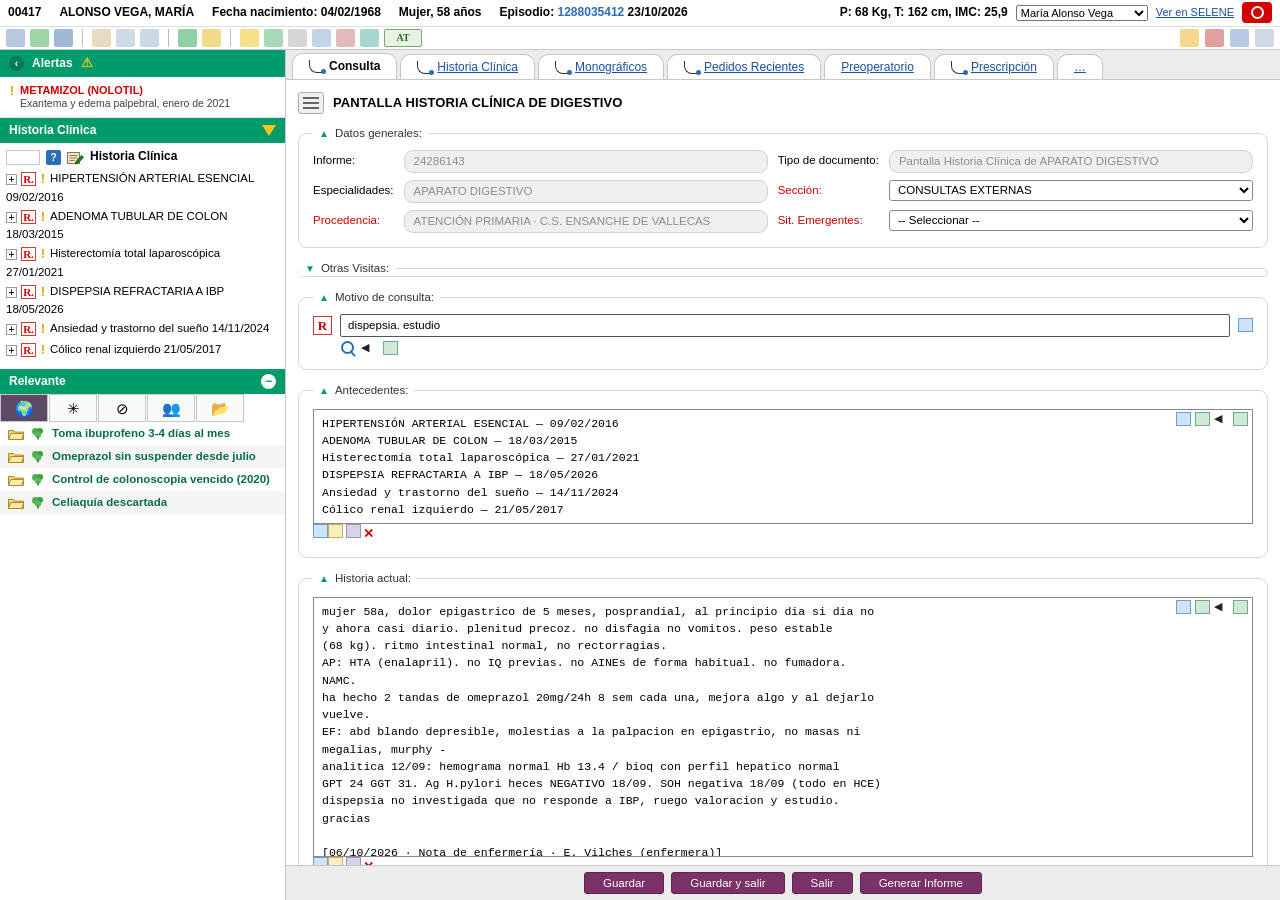
<file: demo/web/hcis.html>
<!doctype html>
<html lang="es">
<head>
<meta charset="utf-8">
<meta name="viewport" content="width=device-width, initial-scale=1">
<title>HCIS · Pantalla historia clínica de Digestivo</title>
<style>
/* Recreación de la pantalla de consulta de HCIS a partir de una captura real:
   cinta de paciente, columna verde (Alertas · Historia Clínica · Relevante),
   barra de iconos, pestañas con estetoscopio y el formulario en fieldsets con
   la leyenda sobre el borde. Datos sintéticos. */
:root{
  --verde:#009b6b; --verde-txt:#0a7a52; --gris:#ececec; --blanco:#fff;
  --borde:#c6c6c6; --borde-2:#b0b0b0; --rojo:#cc0000; --azul:#1a4fa0; --morado:#6d2b5f;
}
*{box-sizing:border-box}
html,body{height:100%}
body{margin:0;background:var(--gris);color:#000;font:12px/1.3 Verdana,Tahoma,Arial,sans-serif}
button,input,select,textarea{font-family:Verdana,Tahoma,Arial,sans-serif;font-size:12px;color:inherit}
.app{display:grid;grid-template-rows:auto auto 1fr;height:100vh}

/* ---------- cinta del paciente ---------- */
.cinta{background:#fff;padding:2px 8px 3px;display:flex;gap:18px;align-items:center;flex-wrap:wrap;
  font-size:12px;font-weight:bold;border-bottom:1px solid #ddd}
.cinta .nhc{font-family:Verdana,sans-serif}
.cinta .epi{color:#2a6ebb}
.cinta .fin{margin-left:auto;display:flex;align-items:center;gap:8px;font-weight:bold}
.cinta .fin span.lab{font-weight:bold}
.cinta .alerta{background:#d40000;border-radius:4px;width:30px;height:21px;display:flex;align-items:center;justify-content:center;cursor:pointer}
.cinta .alerta span{width:13px;height:13px;border:2px solid #fff;border-radius:50%}
.cinta select,.cinta a{font-weight:normal;font-size:11px}
.cinta a{color:var(--azul)}

/* ---------- barra de iconos ---------- */
.iconos{background:#fff;border-bottom:1px solid var(--borde);padding:2px 6px;display:flex;align-items:center;gap:5px;flex-wrap:wrap}
.iconos .i{width:19px;height:18px;display:inline-block;background-size:contain;cursor:pointer;border-radius:2px}
.iconos .sep{width:1px;height:18px;background:#bbb;margin:0 4px}
.iconos .fin{margin-left:auto;display:flex;gap:6px}

.marco{display:grid;grid-template-columns:286px minmax(0,1fr);min-height:0;background:var(--gris)}

/* ---------- columna izquierda ---------- */
.izq{background:#fff;border-right:1px solid var(--borde);overflow:auto;min-height:0}
.verde{background:var(--verde);color:#fff;font-weight:bold;font-size:12px;padding:5px 9px;display:flex;align-items:center;gap:8px}
.verde .circ{width:15px;height:15px;border-radius:50%;background:#047a55;color:#fff;font-size:10px;
  display:flex;align-items:center;justify-content:center;flex:0 0 auto}
.verde .fin{margin-left:auto;display:flex;align-items:center;gap:6px}
.tri-av{color:#f5c518;font-size:13px}
.embudo{width:0;height:0;border-left:7px solid transparent;border-right:7px solid transparent;border-top:11px solid #f5c518}
.menos{width:15px;height:15px;border-radius:50%;background:#fff;color:var(--verde);display:flex;align-items:center;justify-content:center;font-weight:bold}
.alertas{min-height:18px;padding:4px 9px;border-bottom:1px solid #e3e3e3}
.alertas .a{display:flex;gap:5px;align-items:flex-start;padding:2px 0;cursor:pointer}
.alertas .a:hover{background:#eef7f3}
.alertas .t{color:var(--rojo);font-weight:bold;font-size:11px}
.alertas small{display:block;color:#444;font-weight:normal;font-size:10.5px}
.cab-hc{display:flex;align-items:center;gap:6px;padding:6px 6px 4px}
.cab-hc .q{width:15px;height:15px;background:#2a6ebb;color:#fff;font-weight:bold;font-size:10px;
  display:flex;align-items:center;justify-content:center;border-radius:2px}
.cab-hc .cuad{width:34px;height:15px;border:1px solid #c6c6c6;background:#fff}
.arbol{padding:0 4px 8px;font-size:11.5px}
.nodo{display:block;width:100%;background:none;border:0;text-align:left;
  padding:1px 2px;cursor:pointer;line-height:1.45;font-size:11.5px}
.nodo > span{margin-right:4px;vertical-align:-1px}
.nodo:hover{background:#eef7f3}
.nodo[aria-current="true"]{background:#d6ece3}
.mas{display:inline-block;width:11px;height:11px;border:1px solid #9a9a9a;background:#fff;font:10px/9px monospace;text-align:center}
.icR{display:inline-block;width:15px;height:14px;background:#fff;border:1px solid #d03a3a;color:#cc0000;
  font:bold 11px/12px Georgia,"Times New Roman",serif;text-align:center}
.bang{display:inline-block;color:#e8a200;font-weight:bold;font-size:13px;width:6px;text-align:center}
.relev{padding:0 0 8px}
.relev .tabs{display:flex;gap:1px;padding:3px 4px}
.relev .tabs{padding:0}
.relev .tabs span{width:48px;height:28px;border:1px solid #c6c6c6;background:#fafafa;display:flex;
  align-items:center;justify-content:center;font-size:15px}
.relev .tabs span.sel{background:#5d4a66}
.relev .it{display:flex;gap:7px;align-items:center;padding:4px 8px;cursor:pointer}
.relev .it:nth-child(even){background:#f4f4f4}
.relev .it:hover{background:#eef7f3}
.relev .carp{width:16px;height:12px;flex:0 0 auto}
.relev .brot{width:14px;height:13px;flex:0 0 auto}
.relev .tx{color:#0a6b4a;font-size:11.5px;font-weight:bold}

/* ---------- zona derecha ---------- */
.der{display:flex;flex-direction:column;min-height:0;background:var(--gris)}
.pest{display:flex;align-items:flex-end;gap:3px;padding:3px 6px 0;background:var(--gris)}
.pest button{display:flex;align-items:center;gap:7px;background:#fff;border:1px solid var(--borde);
  border-bottom:0;border-radius:10px 10px 0 0;padding:5px 16px;cursor:pointer;color:var(--azul);
  text-decoration:underline;font-size:12px}
.pest button[aria-selected="true"]{color:#000;text-decoration:none;font-weight:bold;padding-bottom:6px}
.pest .este{width:13px;height:13px;border:1.5px solid #333;border-top:0;border-right:0;border-radius:0 0 0 8px;flex:0 0 auto;position:relative}
.pest .este::after{content:"";position:absolute;right:-4px;bottom:-2px;width:5px;height:5px;border-radius:50%;background:#2a6ebb}

.hoja{flex:1;min-height:0;overflow:auto;background:#fff;border-top:1px solid var(--borde);padding:6px 12px 14px}
.titulo{display:flex;align-items:center;gap:9px;font-weight:bold;font-size:13px;margin:6px 0 12px;letter-spacing:.01em}
.ham{width:26px;height:22px;border:1px solid #adadad;border-radius:3px;background:#f0f0f0;
  display:flex;flex-direction:column;justify-content:center;gap:3px;padding:4px;flex:0 0 auto}
.ham i{height:2px;background:#666;display:block}

/* fieldsets con la leyenda sobre el borde */
fieldset{border:1px solid #d7d7d7;border-radius:9px;margin:0 0 13px;padding:9px 14px 14px;background:#fff}
legend{padding:0 6px;font-size:11.5px;color:#333;display:flex;align-items:center;gap:6px;cursor:pointer}
legend .t{color:var(--verde);font-size:10px}
legend.rojo{color:var(--rojo)}
fieldset.plegada{padding:0;min-height:0}
fieldset.plegada .con{display:none}
.rej{display:grid;grid-template-columns:max-content minmax(140px,1fr) max-content minmax(140px,1fr);gap:7px 10px;align-items:start}
.rej .et{font-size:11.5px;padding-top:3px}
.rej .et.rojo{color:var(--rojo)}
.campo{border:1px solid #d2d2d2;border-radius:9px;background:#efefef;color:#8d8d8d;padding:3px 9px;min-height:21px;font-size:11.5px}
.campo.blanca{background:#fff;color:#000;border-color:#8a8a8a;border-radius:3px}
select.campo{color:#000;background:#fff;border-radius:3px;border-color:#8a8a8a;padding:2px 4px}

/* cajas de texto con sus iconitos */
.caja{position:relative;margin-top:2px}
.caja .txt{border:1px solid #8a8a8a;background:#fff;padding:5px 8px;min-height:72px;max-height:260px;overflow:auto;
  font:11.5px/1.5 "Courier New",monospace;white-space:pre-wrap}
.caja .arriba{position:absolute;top:3px;right:5px;display:flex;gap:4px}
.caja .abajo{display:flex;gap:5px;padding:3px 1px 0}
.ic{width:15px;height:14px;display:inline-block;border:1px solid #9a9a9a;background:#f3f3f3;flex:0 0 auto}
.ic.az{background:#cfe3f7;border-color:#6f9fd0}
.ic.vd{background:#cfe9d6;border-color:#6fae84}
.ic.rj{background:#f7d3d3;border-color:#c98c8c}
.ic.am{background:#faeec2;border-color:#cbae55}
.ic.x{border:0;background:none;color:#c00;font-weight:bold;text-align:center;line-height:13px;font-size:13px}
.ic.flecha{border:0;background:none;color:#222;font-size:11px;line-height:13px}

/* motivo de consulta: una línea con la R roja */
.linea-motivo{display:flex;align-items:center;gap:8px}
.icr{width:19px;height:19px;border:1px solid #c33;background:#fff;color:#c00;font:bold 13px/17px Georgia,serif;text-align:center;flex:0 0 auto}
.linea-motivo .campo{flex:1;background:#fff;color:#000;border:1px solid #555;border-radius:2px;min-height:23px;padding:3px 7px}
.bajo-motivo{display:flex;gap:7px;padding:4px 0 0 28px;align-items:center}
.lupa{width:13px;height:13px;border:2px solid #2a6ebb;border-radius:50%;position:relative}
.lupa::after{content:"";position:absolute;right:-4px;bottom:-3px;width:6px;height:2px;background:#2a6ebb;transform:rotate(45deg)}

.btns{display:flex;gap:5px;flex-wrap:wrap}
.btn{background:#f0f0f0;border:1px solid #adadad;border-radius:3px;padding:3px 10px;cursor:pointer;font-size:11.5px}
.btn:hover{background:#e3e3e3}
.ctes{margin-top:8px;font-size:11.5px}
.ctes b{font-family:"Courier New",monospace}

/* peticiones */
.pet-cab{display:flex;align-items:flex-end;gap:6px;margin-bottom:-1px}
.pet-cab .sel{border:1px solid #8a8a8a;border-radius:9px 9px 0 0;background:#fff;padding:6px 14px;min-width:210px}
.pet-cab .nuevo{border:1px solid #c6c6c6;border-bottom:0;border-radius:9px 9px 0 0;background:#f6f6f6;padding:6px 12px}
.pet-cab .iconos-pet{display:flex;gap:6px;margin-left:10px;padding-bottom:4px}
.pet-cab .iconos-pet span{width:19px;height:19px;border:1px solid #a33;background:#e74c3c;border-radius:2px}
.favoritos{border:1px solid #8a8a8a;background:#fff;padding:9px 12px;display:grid;grid-template-columns:repeat(3,1fr);gap:4px 18px;font-size:11.5px}

/* historia clínica */
.doc{border:1px solid #d7d7d7;margin-bottom:9px;background:#fff}
.doc .cab{background:#f1f6f4;border-bottom:1px solid #e0e0e0;padding:4px 8px;display:flex;gap:10px;align-items:baseline;flex-wrap:wrap;font-size:11.5px}
.doc .cab .t{font-weight:bold}
.doc .cab .s{color:#555}
.doc .cab .a{margin-left:auto;color:#555}
.doc pre{margin:0;padding:7px 10px 10px;white-space:pre-wrap;font:11.5px/1.5 "Courier New",monospace}
.doc mark{background:#ffef9e}
.doc mark.cita{background:#ffd978;outline:1px solid #b8860b}
.doc.sena{box-shadow:inset 3px 0 0 var(--verde)}

.pie{background:var(--gris);border-top:1px solid var(--borde);padding:6px;display:flex;gap:7px;justify-content:center;flex-wrap:wrap}
.pie button{background:#7a3268;border:1px solid #5d2550;color:#fff;border-radius:3px;padding:4px 18px;cursor:pointer;font-size:11.5px}
.pie button:hover{background:#8d3b78}

@media (max-width:1000px){
  .app{height:auto}
  .marco{grid-template-columns:1fr}
  .izq{max-height:40vh}
  .rej{grid-template-columns:max-content 1fr}
}
</style>
</head>
<body>
<div class="app">

  <div class="cinta">
    <span class="nhc" id="c-nhc"></span>
    <span id="c-nombre"></span>
    <span>Fecha nacimiento: <span id="c-nac"></span></span>
    <span id="c-sexo"></span>
    <span>Episodio: <span class="epi" id="c-epi"></span> 23/10/2026</span>
    <span class="fin">
      <span class="lab" id="c-bio"></span>
      <select id="sel-pac" aria-label="Paciente"></select>
      <a href="historial.html">Ver en SELENE</a>
      <span class="alerta" id="c-alerta" title="Alergias"><span></span></span>
    </span>
  </div>

  <div class="iconos">
    <span class="i" style="background:#b7c9e2"></span>
    <span class="i" style="background:#9fd3a8"></span>
    <span class="i" style="background:#9fb8d3"></span>
    <span class="sep"></span>
    <span class="i" style="background:#e8dcc0"></span>
    <span class="i" style="background:#cfd9e8"></span>
    <span class="i" style="background:#cbd8e6"></span>
    <span class="sep"></span>
    <span class="i" style="background:#8fd0a5"></span>
    <span class="i" style="background:#f3d98b"></span>
    <span class="sep"></span>
    <span class="i" style="background:#f6e08a"></span>
    <span class="i" style="background:#a9d9b4"></span>
    <span class="i" style="background:#d6d6d6"></span>
    <span class="i" style="background:#c3d4e8"></span>
    <span class="i" style="background:#e3b9b9"></span>
    <span class="i" style="background:#a8d7cf"></span>
    <span class="i" style="width:38px;background:#e8f3e4;border:1px solid #7aa87a;font:bold 10px/16px Verdana;text-align:center;color:#2a6b2a">AT</span>
    <span class="fin">
      <span class="i" style="background:#f4d98c"></span>
      <span class="i" style="background:#e0a0a0"></span>
      <span class="i" style="background:#b9c9e4"></span>
      <span class="i" style="background:#cfd9e8"></span>
    </span>
  </div>

  <div class="marco">

    <aside class="izq">
      <div class="verde"><span class="circ">‹</span>Alertas <span class="tri-av">⚠</span></div>
      <div class="alertas" id="alertas"></div>

      <div class="verde">Historia Clínica <span class="fin"><span class="embudo"></span></span></div>
      <div class="cab-hc"><span class="cuad"></span><span class="q">?</span>
        <svg width="17" height="15" viewBox="0 0 17 15" aria-hidden="true">
          <rect x="0.5" y="2.5" width="12" height="11" fill="#f3e6c8" stroke="#8a7a52"/>
          <path d="M2.5 5.5h8M2.5 8h8M2.5 10.5h5" stroke="#8a7a52"/>
          <path d="M9 11.5l5.5-6 2 1.7-5.5 6-2.6.9z" fill="#2f7d32" stroke="#1d5a20"/>
        </svg><b>Historia Clínica</b></div>
      <div class="arbol" id="arbol"></div>

      <div class="verde">Relevante <span class="fin"><span class="menos">−</span></span></div>
      <div class="relev">
        <div class="tabs">
          <span class="sel" title="Antecedentes">🌍</span><span title="Alergias">✳</span>
          <span title="Hábitos">⊘</span><span title="Familiares">👥</span><span title="Documentos">📂</span>
        </div>
        <div id="relevante"></div>
      </div>
    </aside>

    <section class="der">
      <div class="pest" id="pestanas">
        <button data-v="consulta" aria-selected="true"><span class="este"></span>Consulta</button>
        <button data-v="historia" aria-selected="false"><span class="este"></span>Historia Clínica</button>
        <button data-v="monograficos" aria-selected="false"><span class="este"></span>Monográficos</button>
        <button data-v="pedidos" aria-selected="false"><span class="este"></span>Pedidos Recientes</button>
        <button data-v="preoperatorio" aria-selected="false">Preoperatorio</button>
        <button data-v="prescripcion" aria-selected="false"><span class="este"></span>Prescripción</button>
        <button data-v="mas" aria-selected="false">…</button>
      </div>

      <div class="hoja" id="hoja"></div>

      <div class="pie">
        <button>Guardar</button><button>Guardar y salir</button>
        <button>Salir</button><button>Generar Informe</button>
      </div>
    </section>

  </div>
</div>

<script src="historial-datos.js"></script>
<script src="historial-datos-2.js"></script>
<script>
const esc = s => String(s).replace(/[&<>"]/g, c => ({"&":"&amp;","<":"&lt;",">":"&gt;",'"':"&quot;"}[c]));
const $ = s => document.querySelector(s);

const PACIENTES = [
  {id:"P1", episodio:"1288035412", informe:"24286143", ...window.PACIENTE, docs:window.DOCS,
   bio:"P: 68 Kg, T: 162 cm, IMC: 25,9",
   alergias:[{t:"METAMIZOL (NOLOTIL)", d:"Exantema y edema palpebral, enero de 2021", doc:"D06"}],
   problemas:[["HIPERTENSIÓN ARTERIAL ESENCIAL","09/02/2016","D02"],
              ["ADENOMA TUBULAR DE COLON","18/03/2015","D01"],
              ["Histerectomía total laparoscópica","27/01/2021","D06"],
              ["DISPEPSIA REFRACTARIA A IBP","18/05/2026","D13"],
              ["Ansiedad y trastorno del sueño","14/11/2024","D11"],
              ["Cólico renal izquierdo","21/05/2017","D03"]],
   relevante:[["Toma ibuprofeno 3-4 días al mes","D11"],["Omeprazol sin suspender desde julio","D17"],
              ["Control de colonoscopia vencido (2020)","D01"],["Celiaquía descartada","D15"]]},
  {id:"P2", episodio:"1288035479", informe:"24286207", ...window.P2.paciente, docs:window.P2.docs,
   bio:"P: 72 Kg, T: 171 cm, IMC: 24,6",
   alergias:[{t:"CONTRASTES YODADOS", d:"Urticaria y opresión faríngea en TAC, 2016", doc:"E03"}],
   problemas:[["FIBRILACIÓN AURICULAR PERMANENTE","03/03/2018","E04"],
              ["ENFERMEDAD RENAL CRÓNICA G3a","21/04/2023","E08"],
              ["ANGIODISPLASIA GÁSTRICA SANGRANTE","27/11/2019","E05"],
              ["ANEMIA FERROPÉNICA RECIDIVANTE","12/03/2026","E11"],
              ["ERGE con esofagitis grado A","06/05/2012","E01"],
              ["Artroplastia total de rodilla derecha","09/06/2021","E07"]],
   relevante:[["Adiro 100 pendiente de retirar","E09"],["Pérdida de 6 kg en 8 meses","E12"],
              ["Colonoscopia de control vencida (2026)","E02"],["Hierro iv por intolerancia al oral","E06"]]}
];

let P, docs, porId, vista = "consulta", seleccionado = null;

/* ---------------- carga ---------------- */
function cargaPaciente(id){
  P = PACIENTES.find(p => p.id === id);
  docs = P.docs.slice().sort((a,b) => b.orden.localeCompare(a.orden));
  porId = Object.fromEntries(docs.map(d => [d.id, d]));
  seleccionado = docs[0].id;
  pintaCinta(); pintaAlertas(); pintaArbol(); pintaRelevante(); pinta();
}
function pintaCinta(){
  const ap = P.nombre.split(" ");
  $("#c-nhc").textContent = P.nhc.replace("PAC-","");
  $("#c-nombre").textContent = (ap.slice(1).join(" ") + ", " + ap[0]).toUpperCase();
  $("#c-nac").textContent = P.nacimiento;
  $("#c-sexo").textContent = (P.sexo === "Mujer" ? "Mujer" : "Varón") + ", " + P.edad + " años";
  $("#c-epi").textContent = P.episodio;
  $("#c-bio").textContent = P.bio;
  $("#c-alerta").title = "Alergias: " + P.alergias.map(a => a.t).join(", ");
}
function pintaAlertas(){
  $("#alertas").innerHTML = P.alergias.map(a =>
    `<div class="a" data-doc="${a.doc}"><span class="bang">!</span>
      <span class="t">${esc(a.t)}<small>${esc(a.d)}</small></span></div>`).join("");
  $("#alertas").querySelectorAll("[data-doc]").forEach(b => b.onclick = () => iraDoc(b.dataset.doc));
}
function pintaArbol(){
  $("#arbol").innerHTML = P.problemas.map(([t,f,doc]) =>
    `<button class="nodo" data-doc="${doc}" aria-current="${doc === seleccionado ? "true" : "false"}">
       <span class="mas">+</span><span class="icR">R.</span><span class="bang">!</span>${esc(t)} ${f}</button>`).join("");
  $("#arbol").querySelectorAll("[data-doc]").forEach(b => b.onclick = () => iraDoc(b.dataset.doc));
}
function pintaRelevante(){
  $("#relevante").innerHTML = P.relevante.map(([t,doc]) =>
    `<div class="it" data-doc="${doc}">
      <svg class="carp" viewBox="0 0 16 12" aria-hidden="true"><path d="M0.5 11.5v-9h5l1.4 1.6h8.6v7.4z" fill="#f6d77a" stroke="#b08a1e"/><path d="M0.5 11.5l2.4-6h13l-2.4 6z" fill="#fbe9ae" stroke="#b08a1e"/></svg>
      <svg class="brot" viewBox="0 0 14 13" aria-hidden="true"><circle cx="4.5" cy="4.5" r="3.4" fill="#4cae4f"/><circle cx="9" cy="4" r="3" fill="#3f9c43"/><circle cx="7" cy="7.5" r="3.2" fill="#55b85a"/><path d="M7 9.5v3" stroke="#2e7d32" stroke-width="1.6"/></svg>
      <span class="tx">${esc(t)}</span></div>`).join("");
  $("#relevante").querySelectorAll("[data-doc]").forEach(b => b.onclick = () => iraDoc(b.dataset.doc));
}

/* ---------------- textos ---------------- */
const ultimo = tipo => docs.find(d => d.tipo === tipo);
const motivoTexto = () => {
  const d = ultimo("Derivación a consulta externa");
  if (!d) return "";
  const m = d.texto.match(/MOTIVO:\s*(.+)/);
  return m ? m[1].trim() : "";
};
const derivacionTexto = () => {
  const d = ultimo("Derivación a consulta externa");
  return d ? d.texto.replace(/^MOTIVO:.*\n/,"").trim() : "";
};
const historiaActual = () => docs.filter(d => /Nota de consulta|Nota de enfermería/.test(d.tipo)).slice(0,3)
  .map(d => `[${d.fecha} · ${d.tipo} · ${d.autor}]\n${d.texto.trim()}`).join("\n\n");
const laboratorio = () => { const d = ultimo("Analítica"); return d ? `[${d.fecha}]\n${d.texto.trim()}` : ""; };
const imagenTxt = () => {
  const d = docs.find(x => /radiología|endoscopia/i.test(x.tipo));
  return d ? `[${d.fecha} · ${d.tipo}]\n${d.texto.trim()}` : "";
};
const antecedentesTxt = () => P.problemas.map(([t,f]) => `${t} — ${f}`).join("\n");

const FAVORITOS = ["Peticion de Hemograma","Perfil General Bioquimica","Perfil Sedimento-Tira Orina",
 "Petición a Radiología","Petición a Radiología Urgente","Petición a AP",
 "Petición a B. Sangre","Petición a HdD Médico","Petición a HdD Alergia",
 "Petición a HdD Psiquiátrico","Petición a HdD Oncológico","RX + Anestesia fuera Quirófano (NO_INGRESADOS)"];

const herrArriba = `<div class="arriba"><span class="ic az"></span><span class="ic vd"></span>
  <span class="ic flecha">◀</span><span class="ic vd"></span></div>`;
const herrAbajo = `<div class="abajo"><span class="ic az"></span><span class="ic am"></span>
  <span class="ic" style="background:#d9d2ec"></span><span class="ic x">✕</span></div>`;
const caja = (txt, alto) => `<div class="caja"><div class="txt" style="min-height:${alto||72}px">${esc(txt)}</div>
  ${herrArriba}</div>${herrAbajo}`;
const fs = (leyenda, con, o) => { o = o || {};
  return `<fieldset class="${o.plegada ? "plegada" : ""}">
    <legend class="${o.rojo ? "rojo" : ""}"><span class="t">${o.plegada ? "▼" : "▲"}</span>${esc(leyenda)}</legend>
    <div class="con">${con}</div></fieldset>`;
};

function pintaConsulta(){
  return `<div class="titulo"><span class="ham"><i></i><i></i><i></i></span>PANTALLA HISTORIA CLÍNICA DE DIGESTIVO</div>

  ${fs("Datos generales:", `<div class="rej">
      <span class="et">Informe:</span><div class="campo">${P.informe}</div>
      <span class="et">Tipo de documento:</span><div class="campo">Pantalla Historia Clínica de APARATO DIGESTIVO</div>
      <span class="et">Especialidades:</span><div class="campo">APARATO DIGESTIVO</div>
      <span class="et rojo">Sección:</span><select class="campo"><option></option><option selected>CONSULTAS EXTERNAS</option></select>
      <span class="et rojo">Procedencia:</span><div class="campo">ATENCIÓN PRIMARIA · ${esc(P.centro.toUpperCase())}</div>
      <span class="et rojo">Sit. Emergentes:</span><select class="campo"><option>-- Seleccionar --</option></select>
    </div>`)}

  ${fs("Otras Visitas:", `<div class="rej">
      <span class="et">Cita actual:</span><div class="campo">${esc(P.cita.fecha)} · ${esc(P.cita.agenda)}</div>
      <span class="et">Documentos:</span><div class="campo">${docs.length} (${docs[docs.length-1].fecha} – ${docs[0].fecha})</div>
    </div>`, {plegada:true})}

  ${fs("Motivo de consulta:", `<div class="linea-motivo"><span class="icr">R</span>
      <div class="campo">${esc(motivoTexto())}</div><span class="ic az"></span></div>
    <div class="bajo-motivo"><span class="lupa"></span><span class="ic flecha">◀</span><span class="ic vd"></span></div>`)}

  ${fs("Antecedentes:", caja(antecedentesTxt(), 86))}

  ${fs("Historia actual:", caja(derivacionTexto() + "\n\n" + historiaActual(), 190))}

  ${fs("Constantes", `<div class="btns">
      <button class="btn">Nuevas ctes.</button><button class="btn">Consulta ctes.</button>
      <button class="btn">Balance hídrico</button><button class="btn">Antropometría</button>
      <button class="btn">Formulario de auxiliares</button></div>
    <div class="ctes">${esc(P.bio)} · ${P.id === "P1"
      ? 'TA <b>136/84</b> · FC <b>70</b> lpm <span style="color:#555">(06/10/2026)</span>'
      : 'TA <b>134/80</b> · INR <b>2,3</b> <span style="color:#555">(07/07/2026)</span>'}</div>`)}

  ${fs("Exploración:", caja("", 72))}

  ${fs("Escalas clínicas", `<div style="display:flex;align-items:center;gap:7px"><span class="lupa"></span>Seleccionar escala</div>`)}

  ${fs("Lista de problemas y orientación diagnóstica y terapéutica:", caja("", 92), {rojo:true})}

  ${fs("Peticiones:", `<div class="pet-cab">
      <select class="sel"><option>Mis favoritos</option><option>Todas las peticiones</option></select>
      <span class="nuevo">📄+</span>
      <span class="iconos-pet"><span></span><span style="background:#2f2f2f;border-color:#111"></span>
        <span></span><span></span><span style="background:#f1c40f;border-color:#b7950b"></span></span>
    </div>
    <div class="favoritos">${FAVORITOS.map(f => `<span>${esc(f)}</span>`).join("")}</div>`)}

  ${fs("Pruebas complementarias:", `
    ${fs("Laboratorio:", caja(laboratorio(), 120))}
    ${fs("Imagen:", caja(imagenTxt(), 110))}
    ${fs("Otros:", caja("", 60))}`)}`;
}

function pintaHistoria(){
  return `<div class="titulo"><span class="ham"><i></i><i></i><i></i></span>
      HISTORIA CLÍNICA · ${docs.length} documentos (${docs[docs.length-1].fecha} – ${docs[0].fecha})</div>
    ${docs.map(d => `<article class="doc" id="doc-${d.id}">
      <div class="cab"><span>${d.fecha}</span><span class="t">${esc(d.tipo)}</span>
        <span class="s">${esc(d.servicio)}</span><span class="a">${esc(d.autor)} · ${d.id}</span></div>
      <pre>${esc(d.texto)}</pre></article>`).join("")}`;
}
function pintaOtra(nombre){
  return `<div class="titulo"><span class="ham"><i></i><i></i><i></i></span>${esc(nombre.toUpperCase())}</div>
    ${fs(nombre, `<div style="color:#555">Pantalla no incluida en la maqueta. Los datos de la demo están en
      <b>Consulta</b> y en <b>Historia Clínica</b>.</div>`)}`;
}

function pinta(){
  const h = $("#hoja");
  h.innerHTML = vista === "consulta" ? pintaConsulta()
    : vista === "historia" ? pintaHistoria()
    : pintaOtra(document.querySelector(`.pest button[data-v="${vista}"]`).textContent.trim());
  h.scrollTop = 0;
  h.querySelectorAll("legend").forEach(l => l.onclick = () => {
    const f = l.parentElement;
    f.classList.toggle("plegada");
    l.querySelector(".t").textContent = f.classList.contains("plegada") ? "▼" : "▲";
  });
  document.querySelectorAll(".pest button").forEach(t => t.setAttribute("aria-selected", String(t.dataset.v === vista)));
}

function iraDoc(id, cita){
  if (vista !== "historia"){ vista = "historia"; pinta(); }
  seleccionado = id; pintaArbol();
  const el = document.getElementById("doc-" + id);
  if (!el) return;
  if (cita){
    const pre = el.querySelector("pre"), e = esc(cita), i = pre.innerHTML.indexOf(e);
    if (i >= 0) pre.innerHTML = pre.innerHTML.slice(0,i) + '<mark class="cita">' + e + "</mark>" + pre.innerHTML.slice(i + e.length);
  }
  document.querySelectorAll(".doc.sena").forEach(x => x.classList.remove("sena"));
  el.classList.add("sena");
  el.scrollIntoView({block:"center"});
}

/* ---------------- interacción ---------------- */
$("#sel-pac").innerHTML = PACIENTES.map(p => `<option value="${p.id}">${esc(p.nombre)}</option>`).join("");
$("#sel-pac").onchange = e => cargaPaciente(e.target.value);
document.querySelectorAll(".pest button").forEach(t => t.onclick = () => { vista = t.dataset.v; pinta(); });
$("#c-alerta").onclick = () => iraDoc(P.alergias[0].doc);

cargaPaciente("P1");
</script>
</body>
</html>
</file>
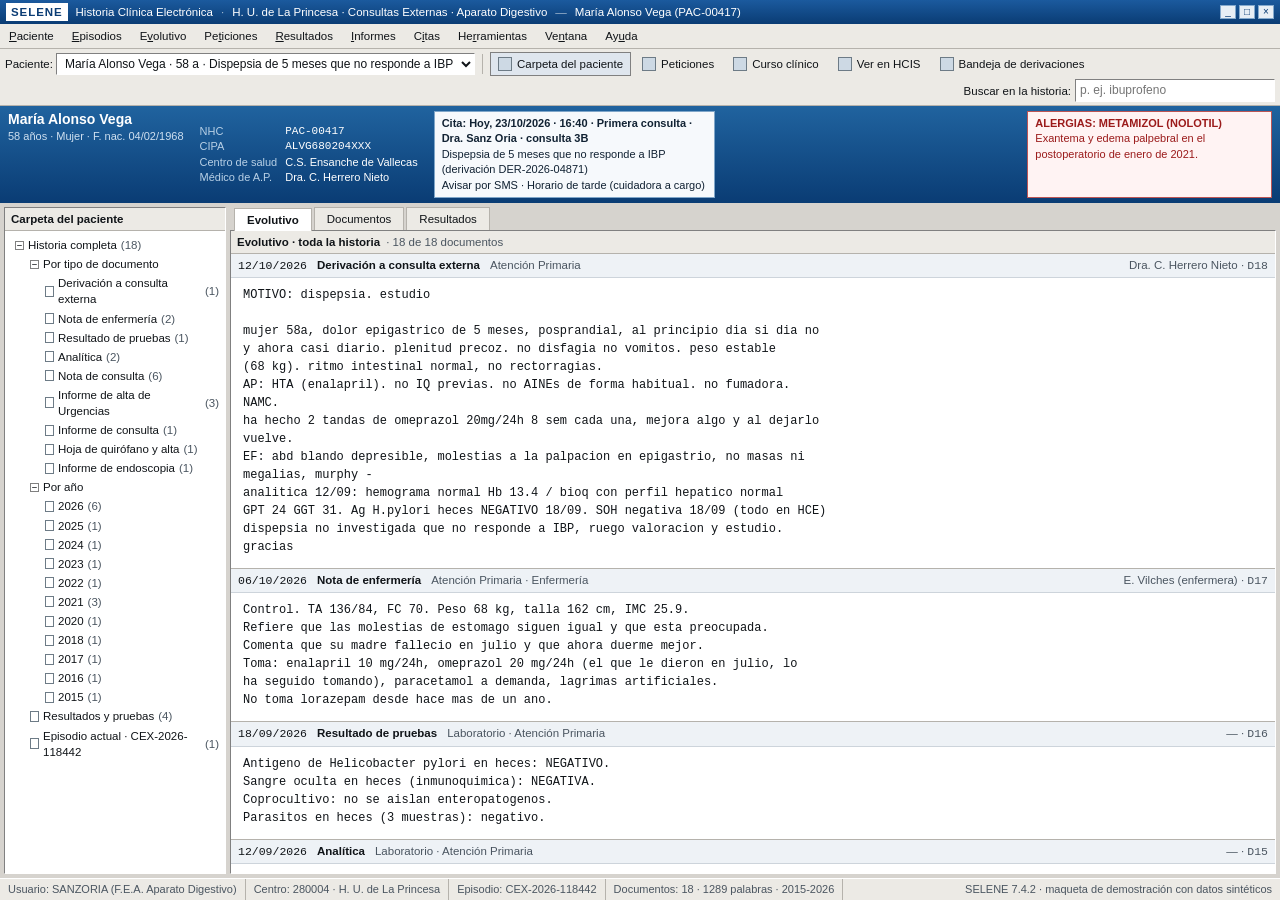
<file: demo/web/historial.html>
<!doctype html>
<html lang="es">
<head>
<meta charset="utf-8">
<meta name="viewport" content="width=device-width, initial-scale=1">
<title>SELENE · Carpeta del paciente</title>
<style>
/* HCE del hospital (tipo SELENE): aplicación de escritorio Windows, densa,
   esquinas rectas, bordes hundidos, 11-12 px. Sin IA: solo la historia. */
:root{
  --gris:#d6d3ce; --gris-2:#eceae5; --campo:#fff;
  --borde-osc:#808080; --borde-clr:#fff; --linea:#b5b2ac;
  --azul:#0a3c74; --azul-2:#1b5a9e; --sel:#316ac5;
  --texto:#101418; --texto-2:#4a5560;
  --rojo:#9b1b1b; --verde:#1f5c38; --marca:#ffef9e;
}
*{box-sizing:border-box}
html,body{height:100%}
body{margin:0;background:var(--gris);color:var(--texto);font:12px/1.4 Tahoma,"Segoe UI",Verdana,sans-serif}
button,input,select{font:inherit;color:inherit}
:focus-visible{outline:1px dotted #000;outline-offset:1px}
.mono{font-family:"Courier New",Consolas,monospace}
.app{display:grid;grid-template-rows:auto auto auto auto 1fr auto;height:100vh}

/* título */
.titulo{background:linear-gradient(#1b5a9e,#0a3c74);color:#fff;display:flex;align-items:center;gap:8px;padding:3px 6px;font-size:11.5px}
.titulo .logo{font-weight:bold;letter-spacing:.08em;background:#fff;color:#0a3c74;padding:1px 5px}
.titulo .sep{opacity:.6}
.titulo .botones{margin-left:auto;display:flex;gap:3px}
.titulo .botones span{width:16px;height:14px;border:1px solid #84a9cd;background:#e7eef5;color:#0a3c74;text-align:center;line-height:12px;font-size:10px}

/* menú */
.menu{background:var(--gris-2);border-bottom:1px solid var(--linea);display:flex;font-size:11.5px}
.menu button{background:none;border:0;padding:4px 9px;cursor:default}
.menu button:hover{background:var(--sel);color:#fff}
.menu u{text-decoration:underline}

/* herramientas */
.tools{background:var(--gris-2);border-bottom:1px solid var(--linea);display:flex;align-items:center;gap:3px;padding:3px 5px;flex-wrap:wrap}
.tb{display:flex;align-items:center;gap:5px;background:var(--gris-2);border:1px solid transparent;padding:3px 7px;cursor:pointer;font-size:11.5px;text-decoration:none;color:inherit}
.tb:hover{border:1px solid var(--linea);background:#f7f6f3}
.tb[aria-pressed="true"]{border:1px solid var(--borde-osc);background:#dfe6ee}
.tb i{width:14px;height:14px;display:inline-block;border:1px solid #6d7b86;background:#cdd9e4;font-style:normal}
.vsep{width:1px;height:20px;background:var(--linea);margin:0 4px}
.tools label{font-size:11.5px}
.tools select,.tools input[type=search]{border:1px solid var(--borde-osc);border-right-color:var(--borde-clr);border-bottom-color:var(--borde-clr);background:var(--campo);padding:2px 4px}
.tools .busca{margin-left:auto;display:flex;align-items:center;gap:4px}
.tools input[type=search]{width:200px}

/* cintillo */
.cintillo{background:linear-gradient(#20639f,#0a3c74);color:#fff;padding:5px 8px;display:flex;gap:16px;align-items:stretch;flex-wrap:wrap}
.cintillo .nom{font-size:14px;font-weight:bold;line-height:1.2}
.cintillo .nom small{display:block;font-weight:normal;font-size:11px;color:#cfe0f0;margin-top:2px}
.cintillo dl{margin:0;display:grid;grid-template-columns:auto auto;gap:0 8px;font-size:11px;align-content:center}
.cintillo dt{color:#b8d0e6}
.cintillo dd{margin:0;color:#fff}
.cintillo .cita{background:#f6f9fc;border:1px solid #7fa6c9;color:#123;padding:4px 7px;font-size:11px;max-width:46ch}
.cintillo .cita b{display:block}
.cintillo .alergia{margin-left:auto;background:#fff3f3;border:1px solid #b55;color:var(--rojo);padding:4px 7px;font-size:11px;max-width:40ch}
.cintillo .alergia b{display:block;text-transform:uppercase}

/* área de trabajo */
.work{display:grid;grid-template-columns:230px minmax(0,1fr);min-height:0;background:var(--gris)}
.panel{background:var(--gris);display:flex;flex-direction:column;min-height:0;padding:4px}
.hundido{background:var(--campo);border:1px solid var(--borde-osc);border-right-color:var(--borde-clr);border-bottom-color:var(--borde-clr);flex:1;min-height:0;display:flex;flex-direction:column}
.cabpanel{background:var(--gris-2);border-bottom:1px solid var(--linea);padding:3px 6px;font-weight:bold;font-size:11.5px;display:flex;align-items:center;gap:6px}
.cabpanel span.n{font-weight:normal;color:var(--texto-2)}
.cabpanel .der{margin-left:auto;font-weight:normal;color:var(--texto-2)}

/* árbol */
.arbol{overflow:auto;flex:1;padding:4px 2px;font-size:11.5px}
.arbol ul{list-style:none;margin:0;padding-left:15px}
.arbol > ul{padding-left:4px}
.arbol li{margin:1px 0}
.arbol .nodo{display:flex;align-items:center;gap:4px;padding:1px 4px;cursor:pointer;width:100%;background:none;border:0;text-align:left}
.arbol .nodo:hover{background:#e8eef5}
.arbol .nodo[aria-current="true"]{background:var(--sel);color:#fff}
.arbol .caja{width:9px;height:9px;border:1px solid var(--borde-osc);background:var(--campo);font-size:9px;line-height:7px;text-align:center;flex:0 0 auto;font-family:monospace}
.arbol .doc{width:9px;height:11px;border:1px solid #6d7b86;background:#fff;flex:0 0 auto}
.arbol .n{color:var(--texto-2)}
.arbol .nodo[aria-current="true"] .n{color:#dbe7f5}

/* pestañas */
.tabs{display:flex;gap:2px;padding:4px 4px 0;background:var(--gris);flex-wrap:wrap}
.tab{background:var(--gris-2);border:1px solid var(--linea);border-bottom:0;padding:3px 12px;font-size:11.5px;cursor:pointer}
.tab[aria-selected="true"]{background:var(--campo);font-weight:bold;position:relative;top:1px}

/* contenido */
.vista{overflow:auto;flex:1;min-height:0}
table.rejilla{width:100%;border-collapse:collapse;font-size:11.5px}
table.rejilla th{background:var(--gris-2);border:1px solid var(--linea);padding:3px 6px;text-align:left;font-weight:bold;position:sticky;top:0;z-index:1}
table.rejilla td{border-bottom:1px solid #e3e1dc;padding:3px 6px;vertical-align:top}
table.rejilla tr:nth-child(even) td{background:#f7f8fa}
table.rejilla tr.sel td{background:var(--sel);color:#fff}
.docu{border-bottom:1px solid var(--linea)}
.docu .barra{background:#eef2f6;border-bottom:1px solid #cdd4db;padding:3px 7px;display:flex;gap:10px;align-items:baseline;font-size:11.5px;flex-wrap:wrap}
.docu .barra .f{font-family:"Courier New",monospace}
.docu .barra .t{font-weight:bold}
.docu .barra .s{color:var(--texto-2)}
.docu .barra .a{margin-left:auto;color:var(--texto-2)}
.docu pre{margin:0;padding:8px 10px 12px 12px;white-space:pre-wrap;font-family:"Courier New",Consolas,monospace;font-size:12px;line-height:1.5}
.docu mark{background:var(--marca)}
.docu mark.cita{background:#ffd978;outline:1px solid #b8860b}
.vacio{padding:14px;color:var(--texto-2)}

/* vista partida: rejilla arriba, documento abajo */
.partida{display:grid;grid-template-rows:minmax(80px,38%) auto minmax(0,1fr);flex:1;min-height:0;height:100%}
.partida .sup{overflow:auto;min-height:0}
.partida .divisor{height:5px;background:var(--gris);border-top:1px solid var(--borde-clr);border-bottom:1px solid var(--linea)}
.partida .inf{overflow:auto;min-height:0;background:#fff}
.partida .inf .docu{border-bottom:0}

/* barra de estado */
.estado{background:var(--gris-2);border-top:1px solid var(--borde-clr);display:flex;font-size:11px;color:var(--texto-2);flex-wrap:wrap}
.estado div{padding:3px 8px;border-right:1px solid var(--linea)}
.estado .fin{margin-left:auto;border-right:0}


@media (max-width:980px){
  .app{height:auto}
  .work{grid-template-columns:1fr}
  .vista{max-height:60vh}
  .cintillo .alergia{margin-left:0}
}
</style>
</head>
<body>
<div class="app">

  <div class="titulo">
    <span class="logo">SELENE</span>
    <span>Historia Clínica Electrónica</span><span class="sep">·</span>
    <span>H. U. de La Princesa · Consultas Externas · Aparato Digestivo</span><span class="sep">—</span>
    <span id="t-paciente"></span>
    <div class="botones" aria-hidden="true"><span>_</span><span>□</span><span>×</span></div>
  </div>

  <nav class="menu" aria-label="Menú">
    <button><u>P</u>aciente</button><button><u>E</u>pisodios</button><button>E<u>v</u>olutivo</button>
    <button>Pe<u>t</u>iciones</button><button><u>R</u>esultados</button><button><u>I</u>nformes</button>
    <button>C<u>i</u>tas</button><button>He<u>r</u>ramientas</button><button>Ve<u>n</u>tana</button><button>Ay<u>u</u>da</button>
  </nav>

  <div class="tools">
    <label for="sel-pac">Paciente:</label>
    <select id="sel-pac"></select>
    <span class="vsep"></span>
    <button class="tb" aria-pressed="true"><i></i>Carpeta del paciente</button>
    <button class="tb"><i></i>Peticiones</button>
    <button class="tb"><i></i>Curso clínico</button>
    <a class="tb" href="hcis.html"><i></i>Ver en HCIS</a>
    <a class="tb" href="index.html"><i></i>Bandeja de derivaciones</a>
    <div class="busca">
      <label for="q-doc">Buscar en la historia:</label>
      <input id="q-doc" type="search" placeholder="p. ej. ibuprofeno">
    </div>
  </div>

  <div class="cintillo">
    <div class="nom" id="c-nom"></div>
    <dl id="c-datos"></dl>
    <div class="cita" id="c-cita"></div>
    <div class="alergia" id="c-alergia"></div>
  </div>

  <div class="work">

    <div class="panel">
      <div class="hundido">
        <div class="cabpanel">Carpeta del paciente</div>
        <div class="arbol" id="arbol"></div>
      </div>
    </div>

    <div class="panel" style="padding:0 4px 4px 0">
      <div class="tabs" id="tabs">
        <button class="tab" aria-selected="true" data-vista="evolutivo">Evolutivo</button>
        <button class="tab" aria-selected="false" data-vista="documentos">Documentos</button>
        <button class="tab" aria-selected="false" data-vista="resultados">Resultados</button>
      </div>
      <div class="hundido">
        <div class="cabpanel"><span id="v-titulo"></span><span class="n" id="v-meta"></span>
          <span class="der" id="v-ayuda"></span></div>
        <div class="vista" id="vista"></div>
      </div>
    </div>

  </div>

  <div class="estado">
    <div>Usuario: SANZORIA (F.E.A. Aparato Digestivo)</div>
    <div>Centro: 280004 · H. U. de La Princesa</div>
    <div id="e-episodio"></div>
    <div id="e-doc"></div>
    <div class="fin">SELENE 7.4.2 · maqueta de demostración con datos sintéticos</div>
  </div>

</div>






<script src="historial-datos.js"></script>
<script src="historial-datos-2.js"></script>
<script>
const esc = s => String(s).replace(/[&<>"]/g, c => ({"&":"&amp;","<":"&lt;",">":"&gt;",'"':"&quot;"}[c]));
const sinT = s => s.toLowerCase().normalize("NFD").replace(/[̀-ͯ]/g,"");
const $ = s => document.querySelector(s);
const RESULTADOS = ["Analítica","Resultado de pruebas","Informe de endoscopia","Informe de radiología"];

const PACIENTES = [
  {id:"P1", episodio:"CEX-2026-118442", ...window.PACIENTE, docs:window.DOCS,
   alergia:{t:"metamizol (Nolotil)", d:"Exantema y edema palpebral en el postoperatorio de enero de 2021."}},
  {id:"P2", episodio:"CEX-2026-118517", ...window.P2.paciente, docs:window.P2.docs,
   alergia:{t:"contrastes yodados", d:"Urticaria y opresión faríngea durante un TAC en 2016."}}
];

let P, docs, porId;
let vista = "evolutivo", filtro = null, busca = "", seleccionado = null;

/* ---------------- paciente ---------------- */
function cargaPaciente(id){
  P = PACIENTES.find(p => p.id === id);
  docs = P.docs.slice().sort((a,b) => b.orden.localeCompare(a.orden));
  porId = Object.fromEntries(docs.map(d => [d.id, d]));
  filtro = null; busca = ""; vista = "evolutivo"; seleccionado = docs[0].id;
  $("#q-doc").value = "";
  pintaCintillo(); pintaArbol(); sincTabs(); pinta();
}
function pintaCintillo(){
  $("#t-paciente").textContent = `${P.nombre} (${P.nhc})`;
  $("#c-nom").innerHTML = `${esc(P.nombre)}<small>${P.edad} años · ${P.sexo} · F. nac. ${P.nacimiento}</small>`;
  $("#c-datos").innerHTML = `
    <dt>NHC</dt><dd class="mono">${P.nhc}</dd>
    <dt>CIPA</dt><dd class="mono">${P.cipa}</dd>
    <dt>Centro de salud</dt><dd>${esc(P.centro)}</dd>
    <dt>Médico de A.P.</dt><dd>${esc(P.medico_ap)}</dd>`;
  $("#c-cita").innerHTML = `<b>Cita: ${esc(P.cita.fecha)} · ${esc(P.cita.tipo)} · ${esc(P.cita.agenda)}</b>
    ${esc(P.cita.motivo)}<br>Avisar por ${esc(P.contacto)} · ${esc(P.acc)}`;
  $("#c-alergia").innerHTML = `<b>Alergias: ${esc(P.alergia.t)}</b>${esc(P.alergia.d)}`;
  const pal = P.docs.reduce((a,d) => a + d.texto.split(/\s+/).length, 0);
  const años = P.docs.map(d => +d.orden.slice(0,4));
  $("#e-episodio").textContent = `Episodio: ${P.episodio}`;
  $("#e-doc").textContent = `Documentos: ${docs.length} · ${pal} palabras · ${Math.min(...años)}-${Math.max(...años)}`;
}

/* ---------------- árbol ---------------- */
function pintaArbol(){
  const porTipo = {};
  docs.forEach(d => (porTipo[d.tipo] = porTipo[d.tipo] || []).push(d));
  const años = [...new Set(docs.map(d => d.orden.slice(0,4)))].sort().reverse();
  const nodo = (txt, n, key, icono) =>
    `<button class="nodo" data-filtro="${esc(key)}" aria-current="${filtro === key ? "true" : "false"}">
       <span class="${icono}">${icono === "caja" ? "−" : ""}</span>${esc(txt)}${n != null ? ` <span class="n">(${n})</span>` : ""}
     </button>`;
  $("#arbol").innerHTML = `<ul>
    <li>${nodo("Historia completa", docs.length, "todo", "caja")}
      <ul>
        <li>${nodo("Por tipo de documento", null, "tipos", "caja")}
          <ul>${Object.entries(porTipo).map(([t,l]) => `<li>${nodo(t, l.length, "tipo:"+t, "doc")}</li>`).join("")}</ul></li>
        <li>${nodo("Por año", null, "años", "caja")}
          <ul>${años.map(a => `<li>${nodo(a, docs.filter(d => d.orden.startsWith(a)).length, "año:"+a, "doc")}</li>`).join("")}</ul></li>
        <li>${nodo("Resultados y pruebas", docs.filter(d => RESULTADOS.includes(d.tipo)).length, "resultados", "doc")}</li>
        <li>${nodo("Episodio actual · " + P.episodio, 1, "tipo:Derivación a consulta externa", "doc")}</li>
      </ul></li></ul>`;
  $("#arbol").querySelectorAll(".nodo").forEach(b => b.onclick = () => {
    const k = b.dataset.filtro;
    if (k === "tipos" || k === "años") return;
    filtro = k === "todo" ? null : k;
    vista = k === "resultados" ? "resultados" : (vista === "documentos" ? "documentos" : "evolutivo");
    sincTabs(); pinta(); pintaArbol();
  });
}

/* ---------------- contenido ---------------- */
function seleccion(){
  let l = docs;
  if (filtro && filtro.startsWith("tipo:")) l = l.filter(d => d.tipo === filtro.slice(5));
  if (filtro && filtro.startsWith("año:")) l = l.filter(d => d.orden.startsWith(filtro.slice(4)));
  if (filtro === "resultados" || vista === "resultados") l = l.filter(d => RESULTADOS.includes(d.tipo));
  if (busca.trim()) l = l.filter(d => sinT(d.texto + " " + d.tipo + " " + d.servicio).includes(sinT(busca)));
  return l;
}
function resalta(html){
  const pal = sinT(busca).trim().split(/\s+/).filter(w => w.length > 2).map(w => w.replace(/[.*+?^${}()|[\]\\]/g,"\\$&"));
  return pal.length ? html.replace(new RegExp(pal.join("|"),"gi"), m => `<mark>${m}</mark>`) : html;
}
const bloqueDoc = d => `<article class="docu" id="doc-${d.id}">
    <div class="barra"><span class="f">${d.fecha}</span><span class="t">${esc(d.tipo)}</span>
      <span class="s">${esc(d.servicio)}</span>
      <span class="a">${esc(d.autor)} · <span class="mono">${d.id}</span></span></div>
    <pre>${resalta(esc(d.texto))}</pre></article>`;

function pinta(){
  const l = seleccion(), v = $("#vista");
  $("#v-meta").textContent = `· ${l.length} de ${docs.length} documentos`;
  $("#v-titulo").textContent = vista === "documentos" ? "Documentos del paciente"
    : vista === "resultados" ? "Resultados y pruebas"
    : filtro ? "Evolutivo · " + filtro.replace(/^(tipo|año):/,"") : "Evolutivo · toda la historia";
  $("#v-ayuda").textContent = vista === "documentos" ? "Seleccione una fila para ver el documento" : "";

  if (!l.length){ v.innerHTML = `<p class="vacio">La selección no devuelve documentos.</p>`; return; }

  if (vista === "documentos"){
    if (!l.some(d => d.id === seleccionado)) seleccionado = l[0].id;
    v.innerHTML = `<div class="partida">
      <div class="sup"><table class="rejilla"><thead><tr>
        <th style="width:11ch">Fecha</th><th style="width:26ch">Tipo de documento</th>
        <th>Servicio</th><th style="width:24ch">Profesional</th><th style="width:5ch">Id</th>
      </tr></thead><tbody>${l.map(d => `<tr data-ir="${d.id}" class="${d.id === seleccionado ? "sel" : ""}">
          <td class="mono">${d.fecha}</td><td>${esc(d.tipo)}</td><td>${esc(d.servicio)}</td>
          <td>${esc(d.autor)}</td><td class="mono">${d.id}</td></tr>`).join("")}</tbody></table></div>
      <div class="divisor"></div>
      <div class="inf">${bloqueDoc(porId[seleccionado])}</div>
    </div>`;
    v.querySelectorAll("[data-ir]").forEach(tr => tr.onclick = () => { seleccionado = tr.dataset.ir; pinta(); });
    return;
  }
  v.innerHTML = l.map(bloqueDoc).join("");
}
function sincTabs(){ document.querySelectorAll(".tab").forEach(t => t.setAttribute("aria-selected", String(t.dataset.vista === vista))); }

/* ---------------- interacción ---------------- */
$("#sel-pac").innerHTML = PACIENTES.map(p => `<option value="${p.id}">${esc(p.nombre)} · ${p.edad} a · ${esc(p.cita.motivo.split(" (")[0])}</option>`).join("");
$("#sel-pac").onchange = e => cargaPaciente(e.target.value);
$("#q-doc").oninput = e => { busca = e.target.value; pinta(); };
document.querySelectorAll(".tab").forEach(t => t.onclick = () => {
  vista = t.dataset.vista;
  if (vista === "resultados") filtro = null;
  sincTabs(); pinta();
});

cargaPaciente("P1");
</script>
</body>
</html>
</file>
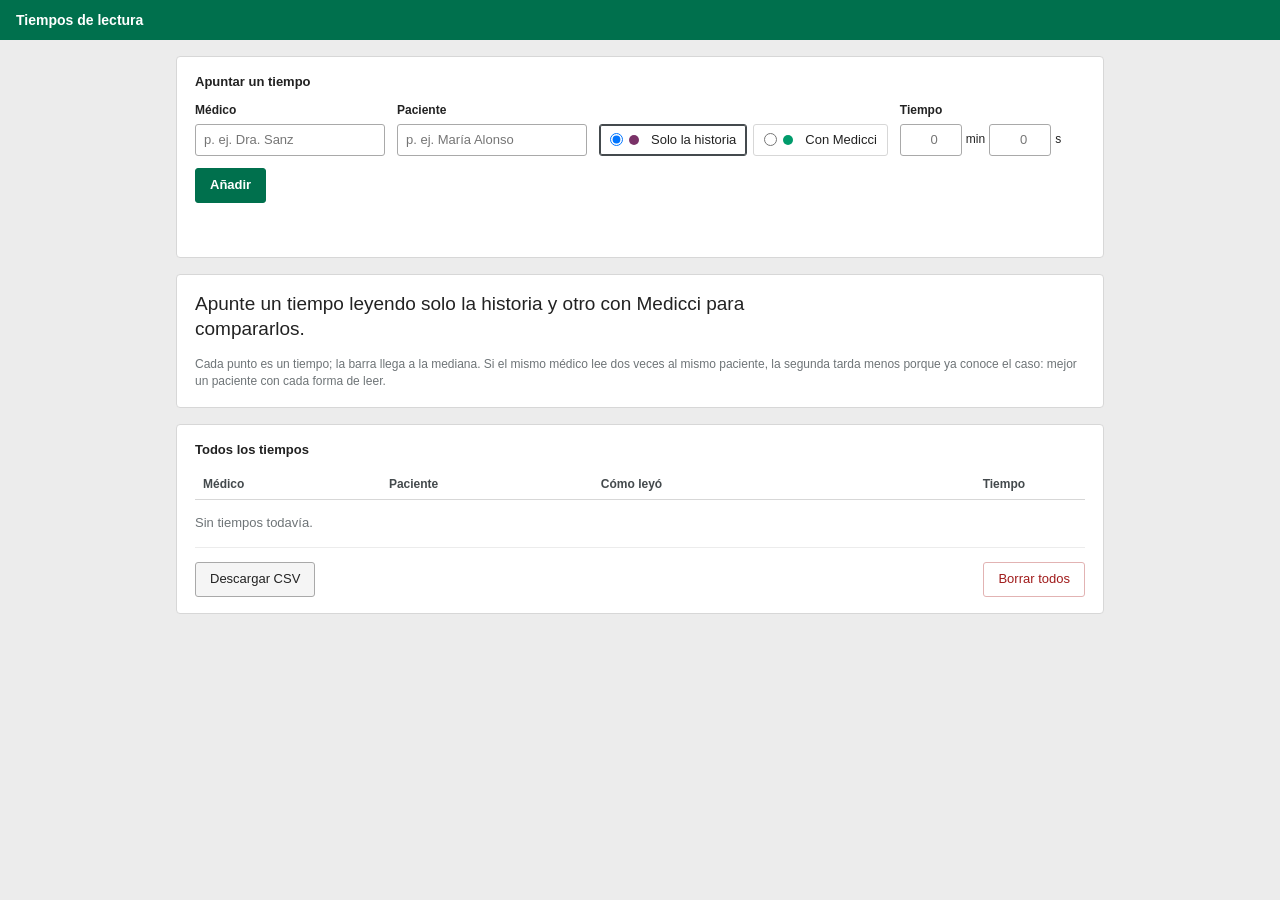
<file: demo/web/tiempos.html>
<!doctype html>
<html lang="es">
<head>
<meta charset="utf-8">
<meta name="viewport" content="width=device-width, initial-scale=1">
<title>Tiempos de lectura</title>
<style>
/* Cuánto tarda un médico en sacar lo útil de un paciente: leyendo la historia
   (HCIS o SELENE) a mano o con Medicci. Los tiempos se escriben a mano y la
   página los compara. Se guardan en este navegador y se descargan en CSV. */
:root{
  --fondo:#ececec; --hoja:#ffffff; --linea:#d7d7d7; --linea-suave:#ececec;
  --tinta:#222222; --tinta-2:#444a4d; --gris:#6e7477;
  --manual:#7a3268;   /* solo la historia: el ciruela de los botones de HCIS */
  --ia:#009b6b;       /* con Medicci: el verde de la burbuja */
  --barra:#00704d; --mal:#a01b1b; --foco:#1a4fa0;
}
*{box-sizing:border-box}
body{margin:0;background:var(--fondo);color:var(--tinta);font:13px/1.45 Verdana,Tahoma,"Noto Sans",sans-serif}
button,input,select{font:inherit;color:inherit}
:focus-visible{outline:2px solid var(--foco);outline-offset:2px}
header{background:var(--barra);color:#fff;padding:10px 16px}
header h1{font-size:14px;margin:0}
main{max-width:960px;margin:0 auto;padding:16px}
.hoja{background:var(--hoja);border:1px solid var(--linea);border-radius:4px;padding:16px 18px;margin-bottom:16px}
h2{font-size:13px;margin:0 0 10px}
.suave{color:var(--gris)}
.llave{display:inline-block;width:10px;height:10px;border-radius:50%;margin-right:6px;vertical-align:-1px}
.llave.manual{background:var(--manual)} .llave.ia{background:var(--ia)}

/* ---------- apuntar ---------- */
form{display:flex;flex-wrap:wrap;gap:12px;align-items:flex-end}
label{display:flex;flex-direction:column;gap:4px;font-weight:bold;font-size:12px}
input,select{font-weight:normal;font-size:13px;border:1px solid #a9a9a9;border-radius:3px;padding:6px 8px;background:#fff}
#medico,#paciente{width:190px}
.tiempo{display:flex;align-items:center;gap:4px;font-weight:normal}
.tiempo input{width:62px;text-align:right;font-variant-numeric:tabular-nums}
.forma{display:flex;gap:6px}
.forma label{flex-direction:row;align-items:center;gap:6px;font-weight:normal;font-size:13px;border:1px solid var(--linea);
  border-radius:3px;padding:6px 10px;cursor:pointer}
.forma label:has(input:checked){border-color:var(--tinta-2);box-shadow:inset 0 0 0 1px var(--tinta-2)}
.forma input{margin:0}
.b{border:1px solid #a9a9a9;background:#f5f5f5;border-radius:3px;padding:7px 14px;cursor:pointer}
.b:hover{background:#ececec}
.b.principal{background:var(--barra);border-color:var(--barra);color:#fff;font-weight:bold}
.b.principal:hover{background:#005c3f}
.b.peligro{color:var(--mal);border-color:#e2b3b3;background:#fff}
.error{color:var(--mal);font-size:12px;min-height:1.45em;margin:8px 0 0;width:100%}

/* ---------- comparar ---------- */
.titular{font-size:19px;line-height:1.35;margin:0 0 14px;max-width:62ch}
.grafico{position:relative}
.grafico svg{display:block;width:100%;height:auto;overflow:visible}
.grafico text{font:11px Verdana,Tahoma,sans-serif;fill:var(--gris)}
.grafico text.fila{font-size:12px;fill:var(--tinta)}
.grafico text.valor{font-size:12px;fill:var(--tinta);font-weight:bold}
.globo{position:absolute;pointer-events:none;background:#fff;border:1px solid var(--linea);border-radius:4px;padding:6px 9px;
  font-size:12px;box-shadow:0 2px 8px rgba(0,0,0,.12);white-space:nowrap;transform:translate(-50%,calc(-100% - 10px))}
.globo b{display:block}
.oculto{display:none}
.nota{font-size:12px;color:var(--gris);margin:8px 0 0}

/* ---------- tabla ---------- */
table{border-collapse:collapse;width:100%}
th,td{text-align:left;padding:6px 8px;border-bottom:1px solid var(--linea-suave)}
th{font-size:12px;color:var(--tinta-2);border-bottom-color:var(--linea)}
td.num,th.num{text-align:right;font-variant-numeric:tabular-nums}
.x{border:0;background:transparent;color:var(--gris);cursor:pointer;padding:2px 6px}
.x:hover{color:var(--mal)}
.botones{display:flex;gap:8px;flex-wrap:wrap;margin-top:14px}
.vacio{color:var(--gris);padding:14px 0}

@media (max-width:600px){
  main{padding:10px}
  .hoja{padding:12px}
  #medico,#paciente{width:100%}
  form label{width:100%}
  .forma{flex-wrap:wrap}
}
</style>
</head>
<body>
<header><h1>Tiempos de lectura</h1></header>
<main>
  <section class="hoja">
    <h2>Apuntar un tiempo</h2>
    <form id="apuntar" novalidate>
      <label>Médico <input id="medico" list="medicos" autocomplete="off" placeholder="p. ej. Dra. Sanz"></label>
      <label>Paciente <input id="paciente" list="pacientes" autocomplete="off" placeholder="p. ej. María Alonso"></label>
      <div class="forma" role="radiogroup" aria-label="Cómo leyó">
        <label><input type="radio" name="forma" value="manual" checked><span class="llave manual"></span>Solo la historia</label>
        <label><input type="radio" name="forma" value="ia"><span class="llave ia"></span>Con Medicci</label>
      </div>
      <label>Tiempo
        <span class="tiempo"><input id="min" type="number" min="0" max="180" inputmode="numeric" placeholder="0" aria-label="Minutos"> min
          <input id="seg" type="number" min="0" max="59" inputmode="numeric" placeholder="0" aria-label="Segundos"> s</span>
      </label>
      <button class="b principal" type="submit">Añadir</button>
      <p class="error" id="error" role="alert"></p>
    </form>
    <datalist id="medicos"></datalist>
    <datalist id="pacientes"><option value="María Alonso Vega"><option value="Ramón Esteve Gálvez"></datalist>
  </section>

  <section class="hoja">
    <p class="titular" id="titular"></p>
    <div class="grafico" id="grafico"></div>
    <p class="nota">Cada punto es un tiempo; la barra llega a la mediana. Si el mismo médico lee dos veces al mismo
      paciente, la segunda tarda menos porque ya conoce el caso: mejor un paciente con cada forma de leer.</p>
  </section>

  <section class="hoja">
    <h2>Todos los tiempos</h2>
    <div style="overflow-x:auto"><table>
      <thead><tr><th>Médico</th><th>Paciente</th><th>Cómo leyó</th><th class="num">Tiempo</th><th></th></tr></thead>
      <tbody id="tabla"></tbody>
    </table></div>
    <div class="botones">
      <button class="b" id="csv">Descargar CSV</button>
      <button class="b peligro" id="borrar" style="margin-left:auto">Borrar todos</button>
    </div>
  </section>
</main>

<script>
const $ = s => document.querySelector(s);
const esc = s => String(s).replace(/[&<>"]/g, c => ({"&":"&amp;","<":"&lt;",">":"&gt;",'"':"&quot;"}[c]));
const CLAVE = "medicci-tiempos-v1";
const FORMAS = {manual: "Solo la historia", ia: "Con Medicci"};

let tiempos = [];
try { tiempos = JSON.parse(localStorage.getItem(CLAVE)) || []; } catch {}
const guarda = () => { try { localStorage.setItem(CLAVE, JSON.stringify(tiempos)); } catch {} };

const mmss = s => `${Math.floor(s / 60)}:${String(Math.round(s % 60)).padStart(2, "0")}`;
const mediana = xs => { if (!xs.length) return null; const a = xs.slice().sort((x, y) => x - y), m = a.length >> 1;
  return a.length % 2 ? a[m] : (a[m - 1] + a[m]) / 2; };

/* ---------- apuntar ---------- */
$("#apuntar").onsubmit = e => {
  e.preventDefault();
  const medico = $("#medico").value.trim(), paciente = $("#paciente").value.trim();
  const min = +$("#min").value || 0, seg = +$("#seg").value || 0;
  const falta = !medico ? "Falta el médico." : !paciente ? "Falta el paciente." :
    (min < 0 || seg < 0 || seg > 59 || !Number.isFinite(min + seg)) ? "Los segundos van de 0 a 59." :
    min * 60 + seg <= 0 ? "Falta el tiempo." : "";
  $("#error").textContent = falta;
  if (falta) return;
  tiempos.push({id: Date.now().toString(36), medico, paciente,
    forma: document.querySelector("input[name=forma]:checked").value, segundos: min * 60 + seg,
    fecha: new Date().toISOString()});
  guarda();
  $("#min").value = ""; $("#seg").value = ""; $("#min").focus();
  pinta();
};

/* ---------- comparar ---------- */
function pintaTitular(){
  const a = mediana(tiempos.filter(t => t.forma === "manual").map(t => t.segundos));
  const b = mediana(tiempos.filter(t => t.forma === "ia").map(t => t.segundos));
  $("#titular").textContent =
    !tiempos.length ? "Apunte un tiempo leyendo solo la historia y otro con Medicci para compararlos." :
    a == null || b == null ? `Falta algún tiempo ${a == null ? "leyendo solo la historia" : "con Medicci"} para comparar.` :
    b <= a ? `Con Medicci, el médico tiene lo que necesita en ${mmss(b)} en vez de ${mmss(a)}: un ${Math.round((1 - b / a) * 100)} % menos de tiempo.`
           : `Con Medicci tarda ${mmss(b)} frente a ${mmss(a)} leyendo la historia: un ${Math.round((b / a - 1) * 100)} % más.`;
}

function pintaGrafico(){
  const caja = $("#grafico");
  if (!tiempos.length) { caja.innerHTML = ""; return; }
  const W = Math.max(300, caja.clientWidth || 600), estrecho = W < 520;
  const m = {l: estrecho ? 8 : 150, r: 70, t: 8, b: 30}, alto = 64, cabeza = estrecho ? 22 : 0;
  const bloque = cabeza + alto, H = m.t + bloque * 2 + m.b;
  const maxS = Math.max(...tiempos.map(t => t.segundos));
  const maxMin = Math.max(1, Math.ceil(maxS / 60));
  const paso = maxMin <= 5 ? 1 : maxMin <= 12 ? 2 : maxMin <= 30 ? 5 : 10;
  const tope = Math.ceil(maxMin / paso) * paso;
  const x = s => m.l + s / (tope * 60) * (W - m.l - m.r);
  const ancho = W - m.l - m.r;
  let svg = `<svg viewBox="0 0 ${W} ${H}" role="img" aria-label="Tiempos leyendo solo la historia y con Medicci">`;
  const base = H - m.b;
  for (let mi = 0; mi <= tope; mi += paso) {
    svg += `<line x1="${x(mi * 60)}" x2="${x(mi * 60)}" y1="${m.t - 4}" y2="${base}" stroke="#ececec"/>` +
      `<text x="${x(mi * 60)}" y="${base + 18}" text-anchor="middle">${mi} min</text>`;
  }
  const puntos = [];
  ["manual", "ia"].forEach((forma, fila) => {
    const xs = tiempos.filter(t => t.forma === forma);
    const yc = m.t + fila * bloque + cabeza + alto / 2;
    const color = `var(--${forma})`;
    const rotulo = `${FORMAS[forma]} · ${xs.length} ${xs.length === 1 ? "tiempo" : "tiempos"}`;
    svg += estrecho
      ? `<circle cx="${m.l + 5}" cy="${yc - alto / 2 - 4}" r="5" fill="${color}"/><text class="fila" x="${m.l + 16}" y="${yc - alto / 2}">${rotulo}</text>`
      : `<circle cx="${8}" cy="${yc}" r="5" fill="${color}"/><text class="fila" x="20" y="${yc - 2}">${FORMAS[forma]}</text>` +
        `<text x="20" y="${yc + 13}">${xs.length} ${xs.length === 1 ? "tiempo" : "tiempos"}</text>`;
    const med = mediana(xs.map(t => t.segundos));
    if (med == null) {
      svg += `<text x="${m.l + 6}" y="${yc + 4}">Sin tiempos todavía</text>`;
      return;
    }
    // barra hasta la mediana: lavada, con el final redondeado; los puntos encima
    const w = Math.max(x(med) - m.l, 2);
    svg += `<path d="M${m.l},${yc - 12} h${w - 4} a4,4 0 0 1 4,4 v16 a4,4 0 0 1 -4,4 h${-(w - 4)} z" fill="${color}" opacity=".2"/>` +
      `<line x1="${x(med)}" x2="${x(med)}" y1="${yc - 16}" y2="${yc + 16}" stroke="${color}" stroke-width="2"/>` +
      `<text class="valor" x="${Math.min(x(med) + 8, m.l + ancho + 4)}" y="${yc + 4}">${mmss(med)}</text>`;
    xs.slice().sort((a, b) => a.segundos - b.segundos).forEach((t, i) => {
      const cy = yc + ((i % 3) - 1) * 7;   // un poco de separación para que no se tapen
      svg += `<circle cx="${x(t.segundos)}" cy="${cy}" r="4.5" fill="${color}" stroke="#fff" stroke-width="2"/>`;
      puntos.push({cx: x(t.segundos), cy, t});
    });
  });
  svg += `<line x1="${m.l}" x2="${m.l}" y1="${m.t - 4}" y2="${base}" stroke="#c6c6c6"/></svg><div class="globo oculto" id="globo"></div>`;
  caja.innerHTML = svg;
  const el = caja.querySelector("svg"), globo = $("#globo");
  el.onmousemove = ev => {
    const r = el.getBoundingClientRect(), k = W / r.width;
    const px = (ev.clientX - r.left) * k, py = (ev.clientY - r.top) * k;
    let mejor = null, dist = 14 * k;
    puntos.forEach(p => { const d = Math.hypot(p.cx - px, p.cy - py); if (d < dist) { dist = d; mejor = p; } });
    if (!mejor) { globo.classList.add("oculto"); return; }
    globo.innerHTML = `<b>${mmss(mejor.t.segundos)} · ${FORMAS[mejor.t.forma]}</b>${esc(mejor.t.medico)} · ${esc(mejor.t.paciente)}`;
    globo.style.left = mejor.cx / k + "px"; globo.style.top = mejor.cy / k + "px";
    globo.classList.remove("oculto");
  };
  el.onmouseleave = () => globo.classList.add("oculto");
}

/* ---------- tabla ---------- */
function pintaTabla(){
  $("#tabla").innerHTML = tiempos.length ? tiempos.slice().reverse().map(t => `<tr>
    <td>${esc(t.medico)}</td><td>${esc(t.paciente)}</td>
    <td><span class="llave ${t.forma}"></span>${FORMAS[t.forma]}</td><td class="num">${mmss(t.segundos)}</td>
    <td><button class="x" data-quita="${t.id}" aria-label="Borrar este tiempo">✕</button></td></tr>`).join("")
    : `<tr><td colspan="5" class="vacio">Sin tiempos todavía.</td></tr>`;
  $("#medicos").innerHTML = [...new Set(tiempos.map(t => t.medico))].map(n => `<option value="${esc(n)}">`).join("");
}
$("#tabla").onclick = e => {
  const b = e.target.closest("[data-quita]"); if (!b) return;
  tiempos = tiempos.filter(t => t.id !== b.dataset.quita); guarda(); pinta();
};
$("#borrar").onclick = () => {
  if (!tiempos.length || !confirm(`¿Borrar los ${tiempos.length} tiempos? Descargue antes el CSV si los quiere.`)) return;
  tiempos = []; guarda(); pinta();
};
$("#csv").onclick = () => {
  const q = v => /[;"\n]/.test(String(v)) ? `"${String(v).replace(/"/g, '""')}"` : String(v);
  const filas = tiempos.map(t => [t.fecha, t.medico, t.paciente, FORMAS[t.forma], t.segundos, mmss(t.segundos)].map(q).join(";"));
  // punto y coma y BOM: Excel en español lo abre bien a la primera
  const texto = "﻿" + ["fecha;medico;paciente;como_leyo;segundos;tiempo", ...filas].join("\r\n");
  const a = document.createElement("a");
  a.href = URL.createObjectURL(new Blob([texto], {type: "text/csv;charset=utf-8"}));
  a.download = `tiempos-${new Date().toISOString().slice(0, 10)}.csv`;
  document.body.appendChild(a); a.click(); a.remove();
};

function pinta(){ pintaTitular(); pintaGrafico(); pintaTabla(); }
window.addEventListener("resize", pintaGrafico);
pinta();
</script>
</body>
</html>
</file>
